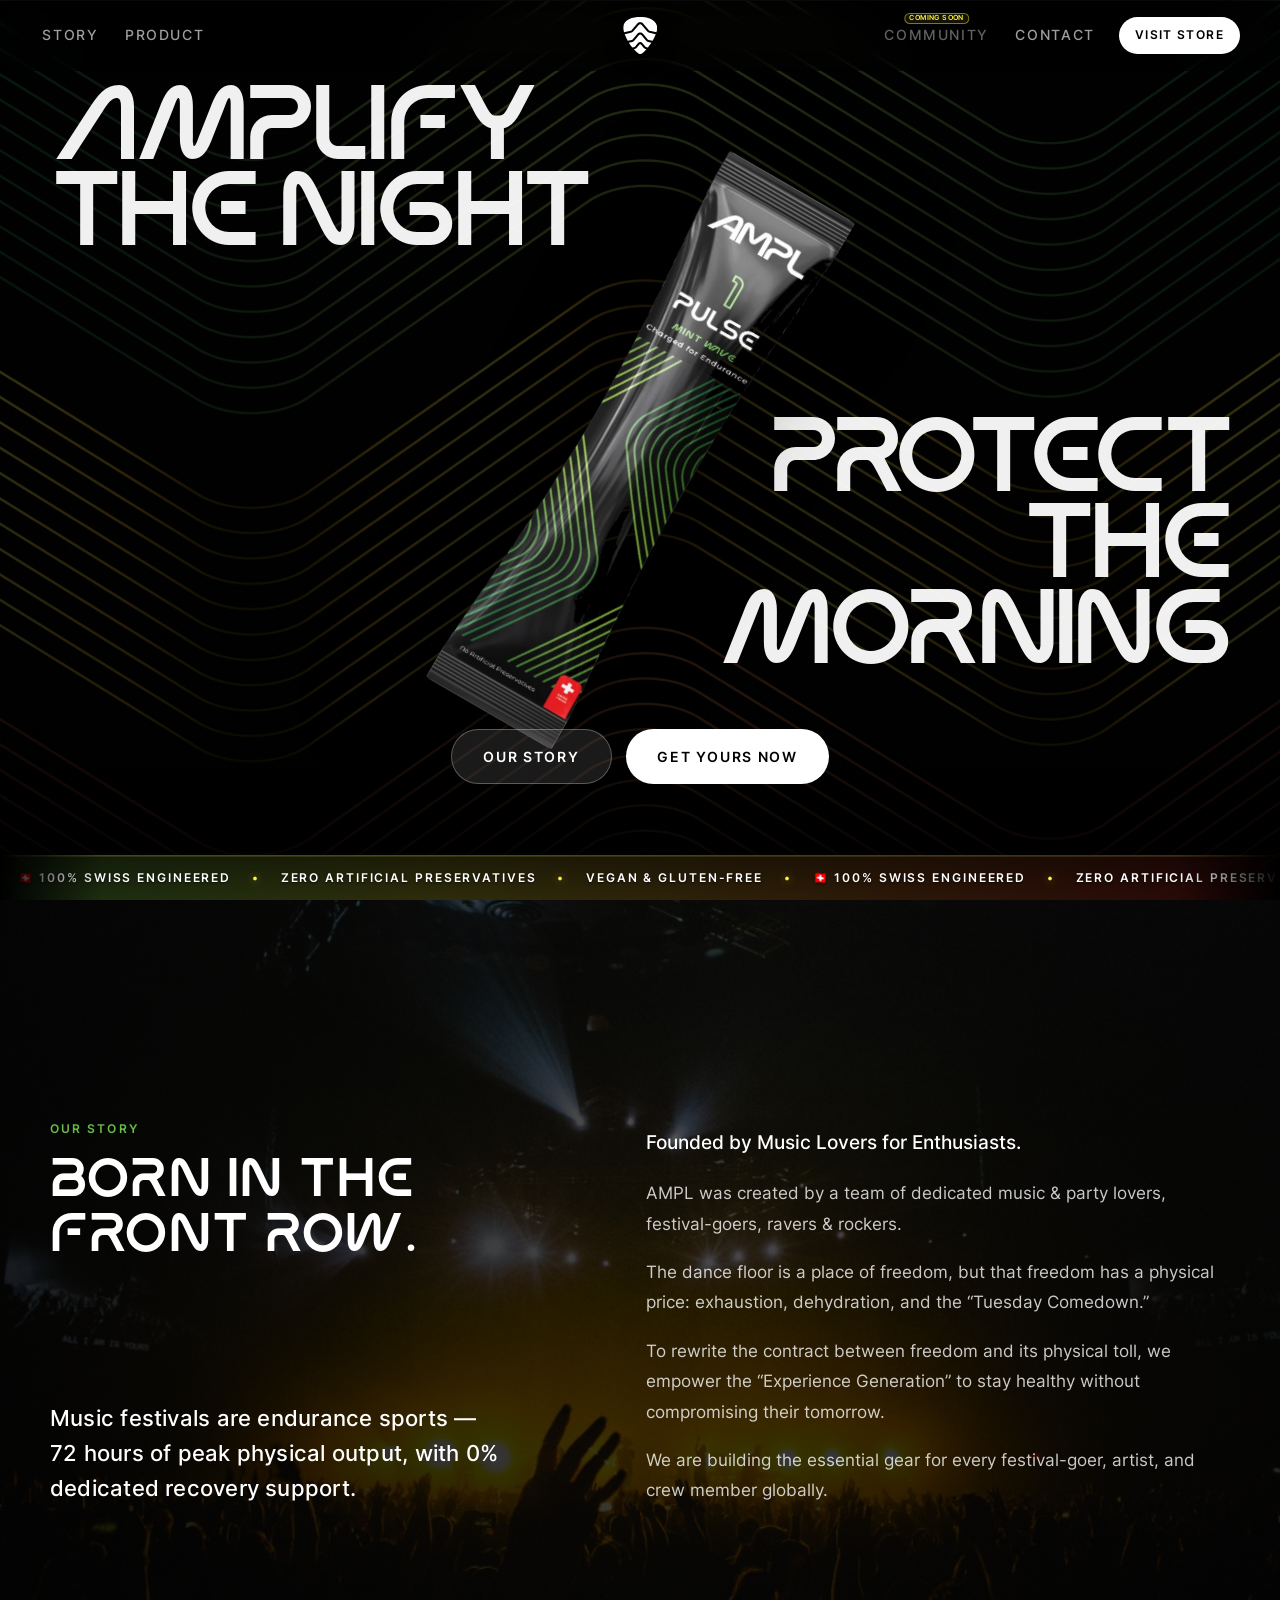
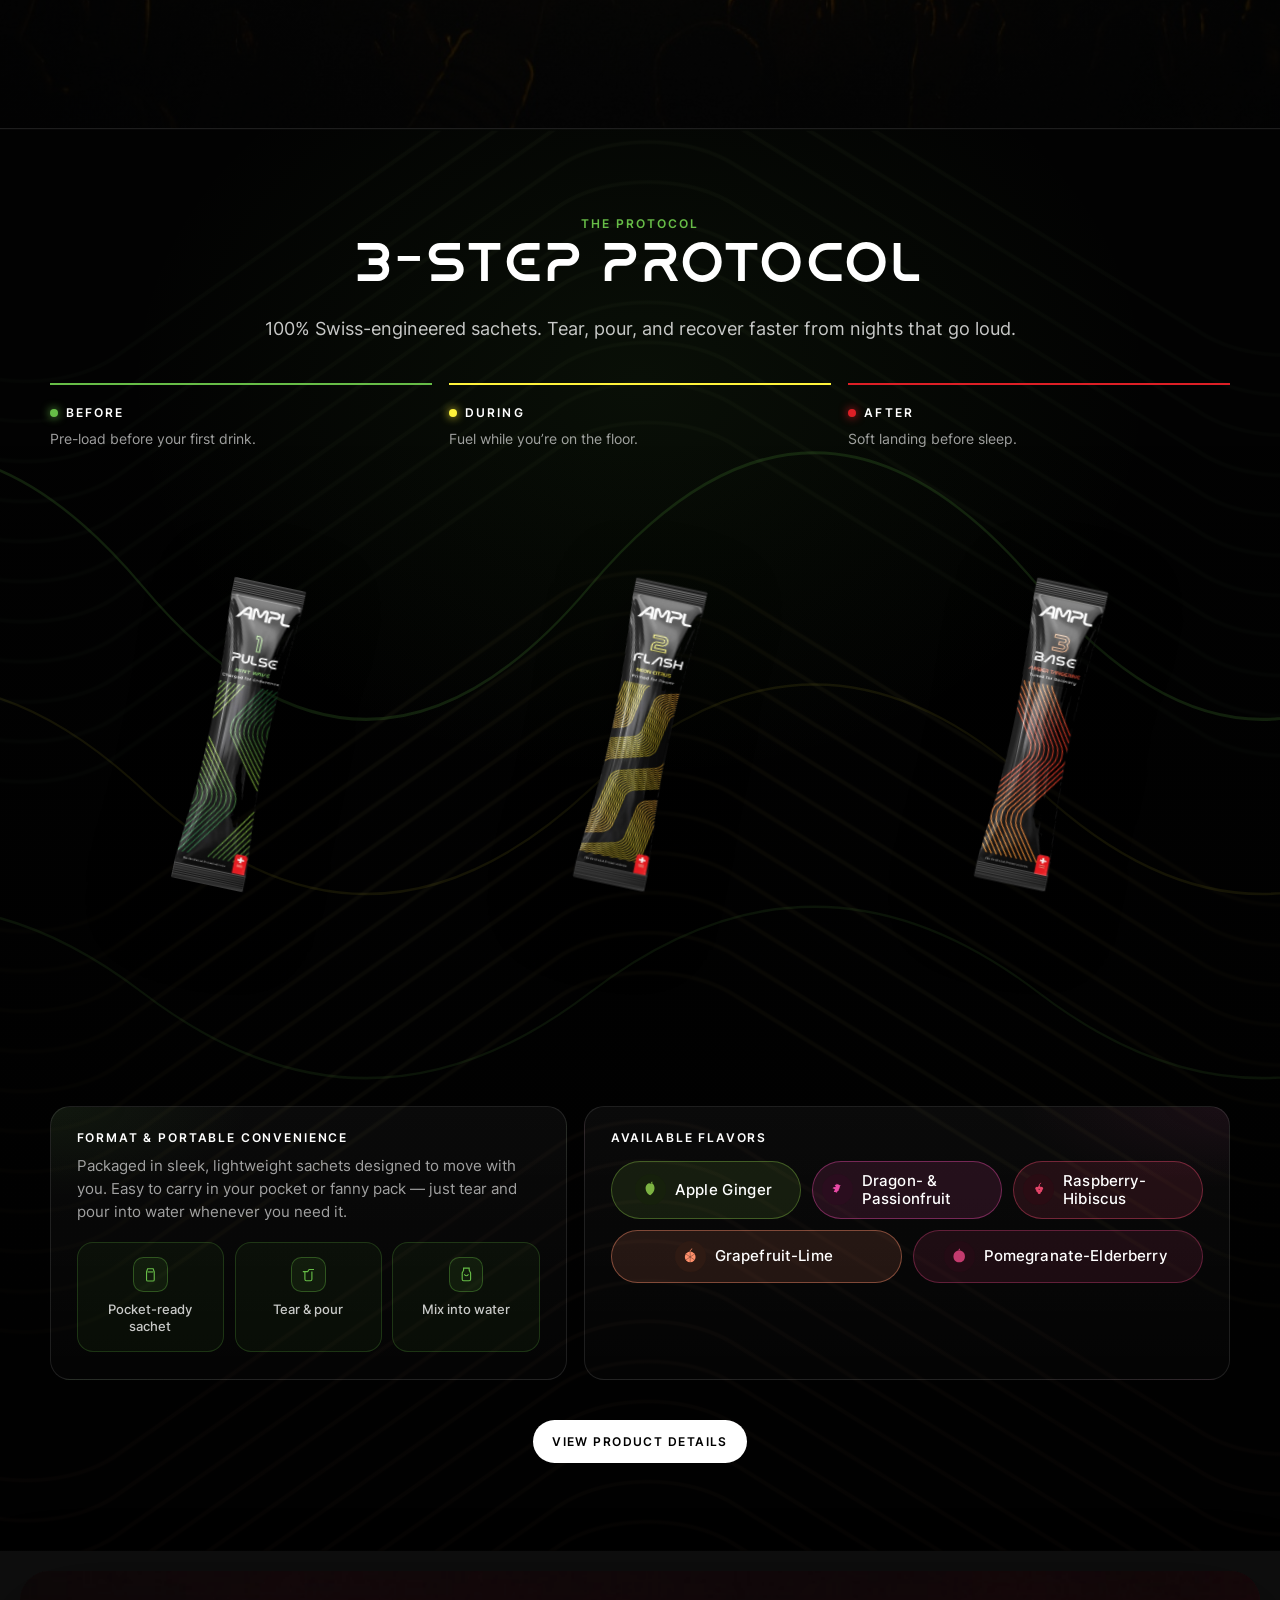
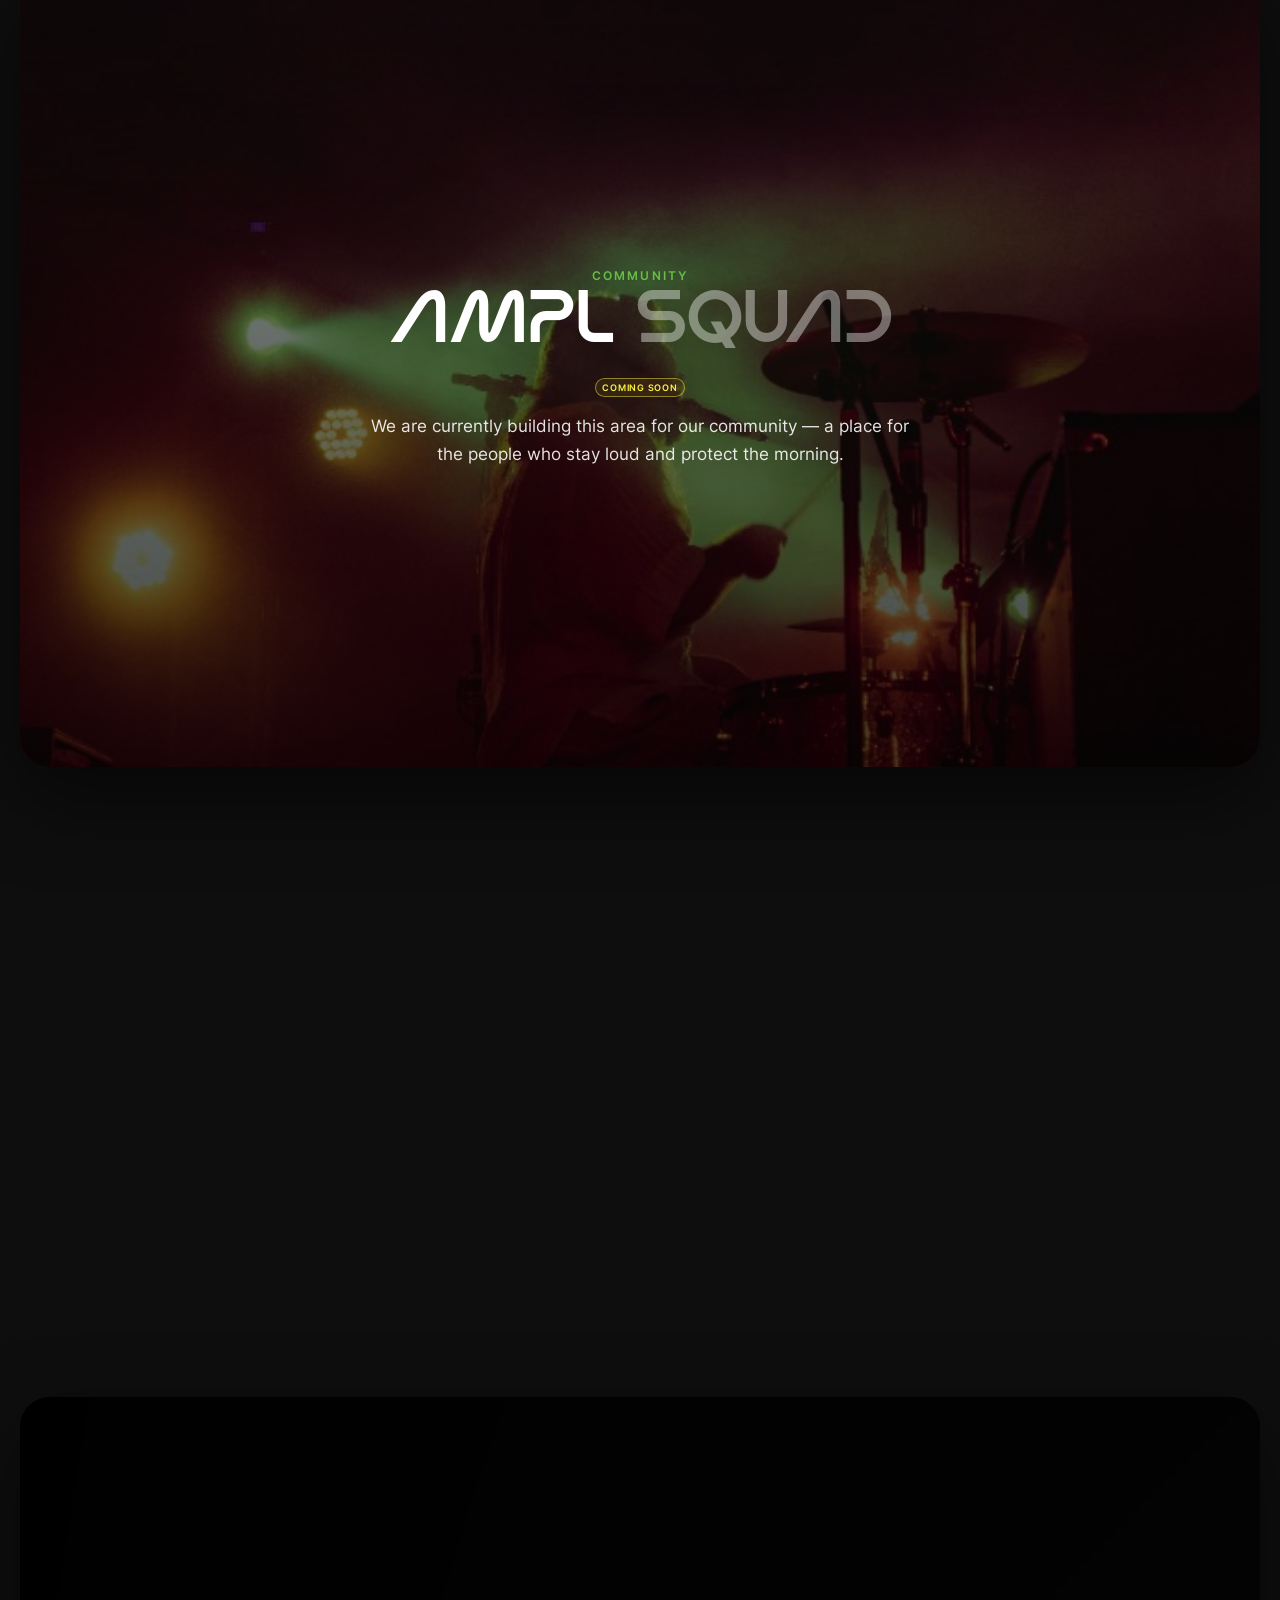
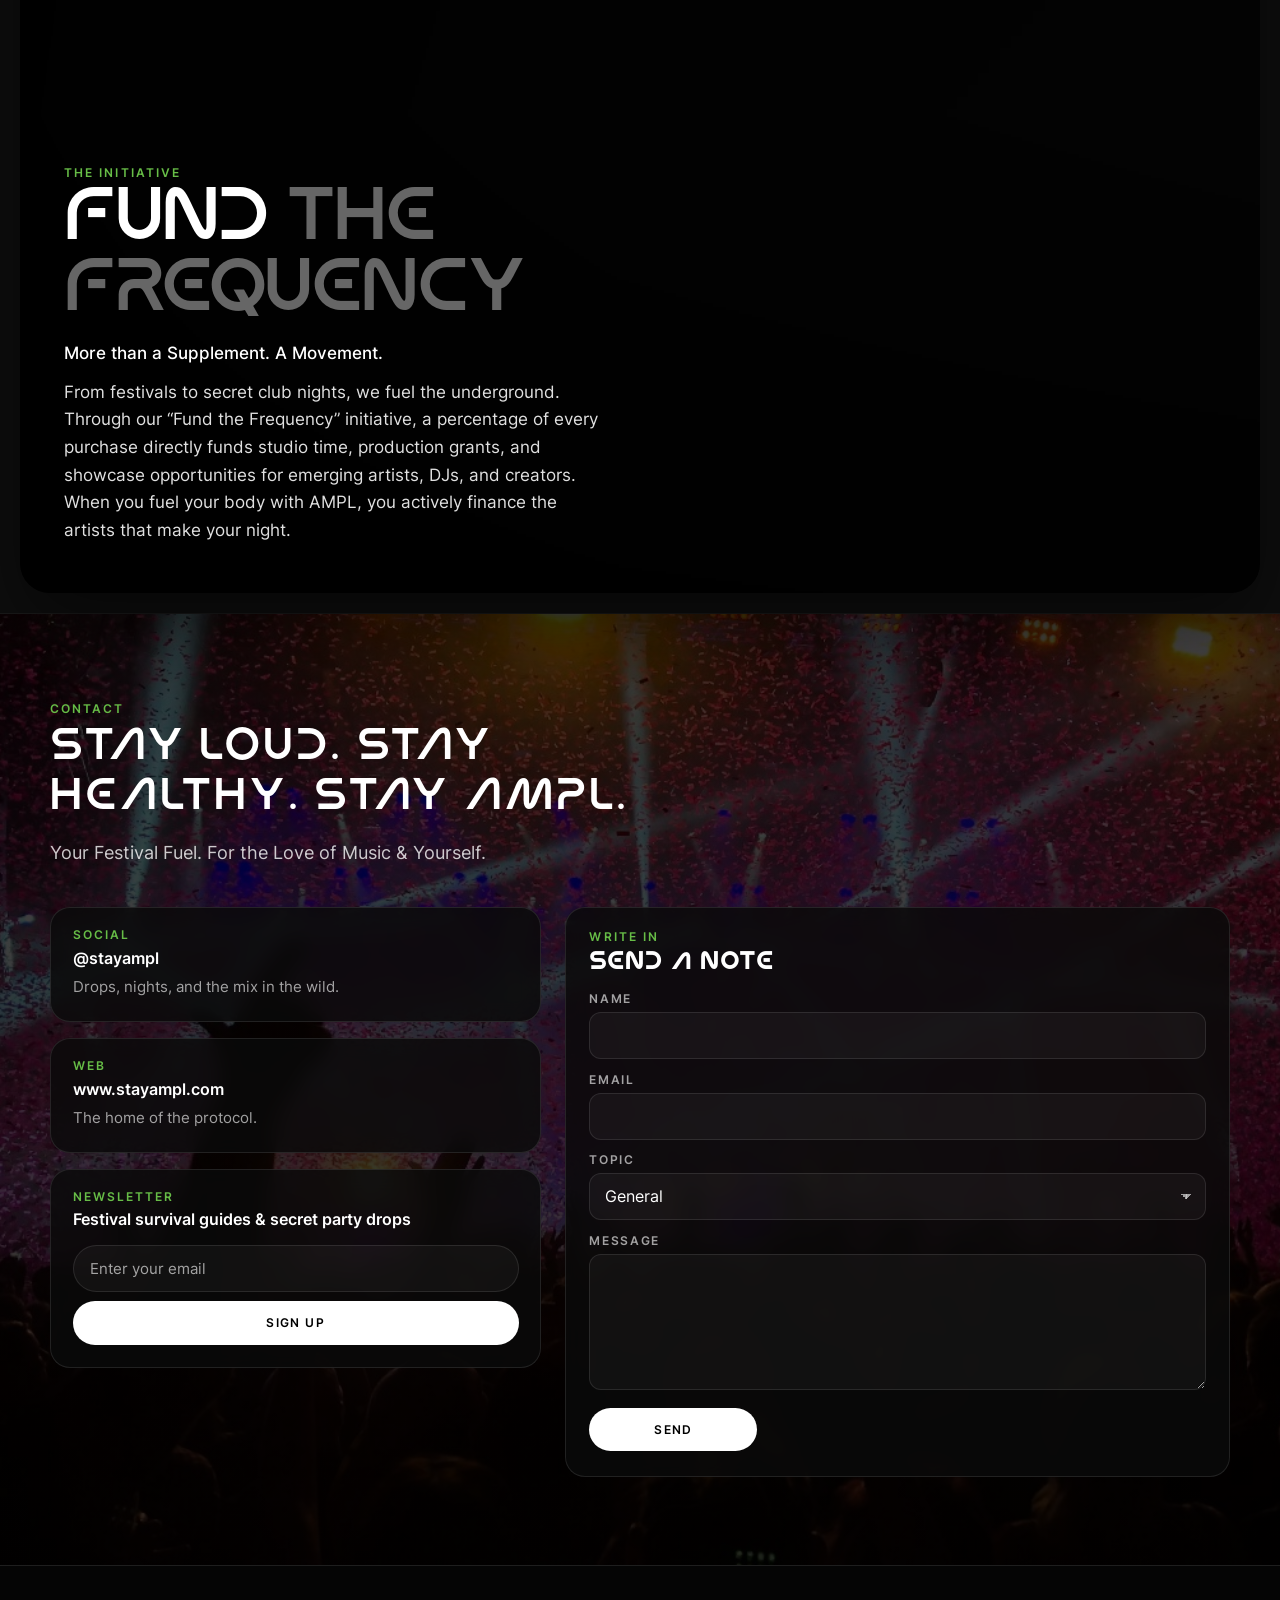
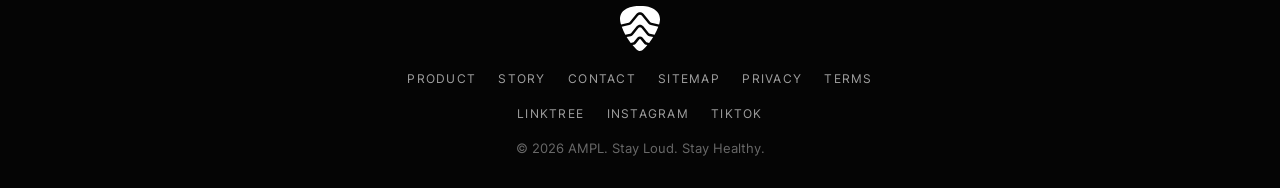
<file: index.html>
<!DOCTYPE html>
<html lang="en">
  <head>
    <meta charset="UTF-8" />
    <meta name="viewport" content="width=device-width, initial-scale=1" />
    <title>AMPL | Festival Recovery Sachets — Stay Loud. Stay Healthy.</title>
    <meta name="description" content="AMPL is Switzerland-made festival recovery: Pulse before, Flash during, Base after. Tear, mix, and protect the morning after nights that go loud." />
        <meta name="robots" content="index, follow, max-image-preview:large, max-snippet:-1, max-video-preview:-1" />
    <meta name="googlebot" content="index, follow" />
    <meta name="author" content="AMPL" />
    <meta name="keywords" content="AMPL, festival recovery, hangover prevention, electrolyte sachet, Pulse Flash Base, Swiss supplements, rave recovery, afterparty hydration" />
    <link rel="canonical" href="https://stayampl.com/" />
    <link rel="sitemap" type="application/xml" title="Sitemap" href="https://stayampl.com/sitemap.xml" />
    <meta name="theme-color" content="#000000" />
    <meta name="color-scheme" content="dark" />
    <meta property="og:locale" content="en_US" />
    <meta property="og:type" content="website" />
    <meta property="og:site_name" content="AMPL" />
    <meta property="og:title" content="AMPL | Festival Recovery Sachets" />
    <meta property="og:description" content="AMPL is Switzerland-made festival recovery: Pulse before, Flash during, Base after. Tear, mix, and protect the morning after nights that go loud." />
    <meta property="og:url" content="https://stayampl.com/" />
    <meta property="og:image" content="https://stayampl.com/images/bg-festival-crowd.jpg" />
    <meta property="og:image:secure_url" content="https://stayampl.com/images/bg-festival-crowd.jpg" />
    <meta property="og:image:type" content="image/jpeg" />
    <meta property="og:image:width" content="1024" />
    <meta property="og:image:height" content="768" />
    <meta property="og:image:alt" content="AMPL festival crowd atmosphere" />
    <meta name="twitter:card" content="summary_large_image" />
    <meta name="twitter:title" content="AMPL | Festival Recovery Sachets" />
    <meta name="twitter:description" content="AMPL is Switzerland-made festival recovery: Pulse before, Flash during, Base after. Tear, mix, and protect the morning after nights that go loud." />
    <meta name="twitter:image" content="https://stayampl.com/images/bg-festival-crowd.jpg" />
    <link rel="icon" href="images/logomark-white.svg" type="image/svg+xml" />
    <link rel="apple-touch-icon" href="images/logomark-white.svg" />
    <link rel="stylesheet" href="css/style.css?v=cta-crowd-bg" />
    <script type="application/ld+json">
{
  "@context": "https://schema.org",
  "@graph": [
    {
      "@type": "Organization",
      "@id": "https://stayampl.com/#organization",
      "name": "AMPL",
      "legalName": "AMPL Limited",
      "url": "https://stayampl.com/",
      "logo": {
        "@type": "ImageObject",
        "url": "https://stayampl.com/images/logomark-white.svg"
      },
      "image": "https://stayampl.com/images/bg-festival-crowd.jpg",
      "description": "Swiss-engineered festival recovery sachets for music lovers.",
      "sameAs": [
        "https://www.instagram.com/stayampl",
        "https://www.tiktok.com/@stayampl",
        "https://linktr.ee/stayampl"
      ],
      "slogan": "Stay Loud. Stay Healthy.",
      "knowsAbout": [
        "festival recovery",
        "electrolyte sachets",
        "nightlife wellness"
      ]
    },
    {
      "@type": "WebSite",
      "@id": "https://stayampl.com/#website",
      "url": "https://stayampl.com/",
      "name": "AMPL",
      "alternateName": [
        "Stay AMPL",
        "AMPL Festival Fuel"
      ],
      "publisher": {
        "@id": "https://stayampl.com/#organization"
      },
      "inLanguage": "en",
      "potentialAction": {
        "@type": "ReadAction",
        "target": "https://stayampl.com/"
      }
    },
    {
      "@type": "WebPage",
      "@id": "https://stayampl.com/#webpage",
      "url": "https://stayampl.com/",
      "name": "AMPL | Festival Recovery Sachets \u2014 Stay Loud. Stay Healthy.",
      "isPartOf": {
        "@id": "https://stayampl.com/#website"
      },
      "about": {
        "@id": "https://stayampl.com/#organization"
      },
      "primaryImageOfPage": {
        "@type": "ImageObject",
        "url": "https://stayampl.com/images/bg-festival-crowd.jpg"
      },
      "description": "Swiss-engineered 3-step festival recovery protocol: Pulse, Flash, and Base."
    },
    {
      "@type": "ItemList",
      "@id": "https://stayampl.com/#protocol",
      "name": "AMPL 3-Step Protocol",
      "itemListOrder": "https://schema.org/ItemListOrderAscending",
      "numberOfItems": 3,
      "itemListElement": [
        {
          "@type": "ListItem",
          "position": 1,
          "name": "Pulse",
          "url": "https://stayampl.com/product.html#pulse"
        },
        {
          "@type": "ListItem",
          "position": 2,
          "name": "Flash",
          "url": "https://stayampl.com/product.html#flash"
        },
        {
          "@type": "ListItem",
          "position": 3,
          "name": "Base",
          "url": "https://stayampl.com/product.html#base"
        }
      ]
    }
  ]
}
    </script>


  </head>
  <body>
    <a class="skip-link" href="#main">Skip to content</a>

    <header class="site-header">
      <div class="nav-shell">
        <a class="nav-logo" href="index.html" aria-label="AMPL home">
          <img src="images/logomark-white.svg" alt="AMPL" width="40" height="40" />
        </a>

        <button
          class="nav-toggle"
          type="button"
          aria-expanded="false"
          aria-controls="site-nav"
          aria-label="Open menu"
        >
          <span></span>
          <span></span>
        </button>

        <nav id="site-nav" class="site-nav" aria-label="Primary">
          <button type="button" class="nav-close" hidden aria-label="Close menu">
            <span class="nav-close-x" aria-hidden="true">&times;</span>
            Close
          </button>
          <div class="nav-group nav-group-left">
            <a class="nav-link" href="index.html#story">Story</a>
            <a class="nav-link" href="product.html">Product</a>
          </div>
          <div class="nav-group nav-group-right">
            <span class="nav-link is-disabled" aria-disabled="true" title="Coming soon">
              <span class="tag-soon">Coming soon</span>
              Community
            </span>
            <a class="nav-link" href="#contact">Contact</a>
            <a class="nav-cta" href="product.html">Visit Store</a>
          </div>
        </nav>
      </div>
    </header>

    <main id="main">
      <section class="hero" aria-labelledby="hero-title">
        <div class="hero-bg" aria-hidden="true"></div>
        <h1 id="hero-title" class="hero-type">
          <span class="hero-type-tl">
            <span>Amplify</span>
            <span>the night</span>
          </span>
          <span class="hero-type-br">
            <span>Protect</span>
            <span>the</span>
            <span>morning</span>
          </span>
        </h1>
        <div class="hero-visual" aria-hidden="true">
          <div class="hero-sachet-stack">
            <img
              class="hero-sachet is-active"
              src="images/hero-kv.png"
              alt="AMPL Pulse recovery sachet"
              width="223"
              height="938"
            />
            <img
              class="hero-sachet"
              src="images/hero-kv2.png"
              alt="AMPL Flash recovery sachet"
              width="231"
              height="959"
            />
            <img
              class="hero-sachet"
              src="images/hero-kv3.png"
              alt="AMPL Base recovery sachet"
              width="232"
              height="964"
            />
          </div>
        </div>
        <div class="hero-inner">
          <div class="hero-content">
            <div class="hero-actions">
              <a class="btn btn-ghost" href="#story">Our story</a>
              <a class="btn btn-primary" href="product.html">Get yours now</a>
            </div>
          </div>
        </div>
        <div class="hero-marquee">
          <p class="visually-hidden">100% Swiss Engineered, Zero artificial preservatives, Vegan &amp; Gluten-Free.</p>
          <div class="hero-marquee-track" aria-hidden="true">
            <div class="hero-marquee-group">
              <span>🇨🇭 100% Swiss Engineered</span><span class="hero-marquee-dot">•</span>
              <span>Zero artificial preservatives</span><span class="hero-marquee-dot">•</span>
              <span>Vegan &amp; Gluten-Free</span><span class="hero-marquee-dot">•</span>
              <span>🇨🇭 100% Swiss Engineered</span><span class="hero-marquee-dot">•</span>
              <span>Zero artificial preservatives</span><span class="hero-marquee-dot">•</span>
              <span>Vegan &amp; Gluten-Free</span><span class="hero-marquee-dot">•</span>
            </div>
            <div class="hero-marquee-group">
              <span>🇨🇭 100% Swiss Engineered</span><span class="hero-marquee-dot">•</span>
              <span>Zero artificial preservatives</span><span class="hero-marquee-dot">•</span>
              <span>Vegan &amp; Gluten-Free</span><span class="hero-marquee-dot">•</span>
              <span>🇨🇭 100% Swiss Engineered</span><span class="hero-marquee-dot">•</span>
              <span>Zero artificial preservatives</span><span class="hero-marquee-dot">•</span>
              <span>Vegan &amp; Gluten-Free</span><span class="hero-marquee-dot">•</span>
            </div>
          </div>
        </div>
      </section>

      <section id="story" class="section story has-photo" aria-labelledby="story-title">
        <div class="section-inner story-frame">
          <div class="story-intro">
            <p class="eyebrow">Our story</p>
            <h2 id="story-title" class="story-title">Born in the<br />front row.</h2>
            <p class="story-statement">
              Music festivals are endurance sports —<br />
              72 hours of peak physical output, with 0% dedicated recovery support.
            </p>
          </div>

          <div class="story-copy">
            <p class="story-lead">Founded by Music Lovers for Enthusiasts.</p>
            <p>
              AMPL was created by a team of dedicated music &amp; party lovers, festival-goers,
              ravers &amp; rockers.
            </p>
            <p>
              The dance floor is a place of freedom, but that freedom has a physical price:
              exhaustion, dehydration, and the “Tuesday Comedown.”
            </p>
            <p>
              To rewrite the contract between freedom and its physical toll, we empower the
              “Experience Generation” to stay healthy without compromising their tomorrow.
            </p>
            <p>
              We are building the essential gear for every festival-goer, artist, and crew member
              globally.
            </p>
          </div>
        </div>
      </section>

      <section id="products" class="section products" aria-labelledby="products-title">
        <div class="section-inner">
          <div class="section-head">
            <p class="eyebrow">The protocol</p>
            <h2 id="products-title" class="section-title">3-Step Protocol</h2>
            <p class="section-body">
              100% Swiss-engineered sachets. Tear, pour, and recover faster from nights that go&nbsp;loud.
            </p>
          </div>

          <ol class="protocol-timeline" aria-label="Protocol timing">
            <li class="is-pulse">
              <span class="protocol-when">Before</span>
              <p>Pre-load before your first drink.</p>
            </li>
            <li class="is-flash">
              <span class="protocol-when">During</span>
              <p>Fuel while you’re on the floor.</p>
            </li>
            <li class="is-base">
              <span class="protocol-when">After</span>
              <p>Soft landing before sleep.</p>
            </li>
          </ol>

          <ul class="protocol-grid">
            <li class="protocol-card is-pulse">
              <div class="protocol-flip">
                <div class="protocol-face protocol-face-front">
                  <div class="protocol-card-top">
                    <span class="protocol-step">Step 1</span>
                    <span class="protocol-status">Go / Pre-party</span>
                  </div>
                  <img src="images/hero-kv.png" alt="" width="223" height="938" />
                  <h3>Pulse</h3>
                  <p class="protocol-function">Targeted Pre-Party Defense</p>
                  <p class="protocol-flip-hint">Tap for details</p>
                </div>
                <div class="protocol-face protocol-face-back">
                  <div class="protocol-card-top">
                    <span class="protocol-step">Step 1</span>
                    <span class="protocol-status">Pulse</span>
                  </div>
                  <dl class="protocol-specs">
                    <div>
                      <dt>Hero ingredients</dt>
                      <dd>DHM (Hovenia Dulcis), Korean Pear Extract, Zinc Picolinate</dd>
                    </div>
                    <div>
                      <dt>Key benefit</dt>
                      <dd>Shields the liver and accelerates toxin breakdown</dd>
                    </div>
                  </dl>
                  <a class="btn btn-ghost protocol-face-cta" href="product.html#pulse">View Pulse</a>
                </div>
              </div>
            </li>
            <li class="protocol-card is-flash">
              <div class="protocol-flip">
                <div class="protocol-face protocol-face-front">
                  <div class="protocol-card-top">
                    <span class="protocol-step">Step 2</span>
                    <span class="protocol-status">Sustain / Mid-event</span>
                  </div>
                  <img src="images/hero-kv2.png" alt="" width="231" height="959" />
                  <h3>Flash</h3>
                  <p class="protocol-function">High-Voltage Cellular Fuel</p>
                  <p class="protocol-flip-hint">Tap for details</p>
                </div>
                <div class="protocol-face protocol-face-back">
                  <div class="protocol-card-top">
                    <span class="protocol-step">Step 2</span>
                    <span class="protocol-status">Flash</span>
                  </div>
                  <dl class="protocol-specs">
                    <div>
                      <dt>Hero ingredients</dt>
                      <dd>B-Complex (B1, B3, B6, B12), Green Tea Extract, Cellular Hydration</dd>
                    </div>
                    <div>
                      <dt>Key benefit</dt>
                      <dd>Clean mental focus and sustained stamina without a caffeine crash</dd>
                    </div>
                  </dl>
                  <a class="btn btn-ghost protocol-face-cta" href="product.html#flash">View Flash</a>
                </div>
              </div>
            </li>
            <li class="protocol-card is-base">
              <div class="protocol-flip">
                <div class="protocol-face protocol-face-front">
                  <div class="protocol-card-top">
                    <span class="protocol-step">Step 3</span>
                    <span class="protocol-status">Stop / Post-party</span>
                  </div>
                  <img src="images/hero-kv3.png" alt="" width="232" height="964" />
                  <h3>Base</h3>
                  <p class="protocol-function">Deep Hydration &amp; Neuro-Repair</p>
                  <p class="protocol-flip-hint">Tap for details</p>
                </div>
                <div class="protocol-face protocol-face-back">
                  <div class="protocol-card-top">
                    <span class="protocol-step">Step 3</span>
                    <span class="protocol-status">Base</span>
                  </div>
                  <dl class="protocol-specs">
                    <div>
                      <dt>Hero ingredients</dt>
                      <dd>Full Electrolyte Matrix (Sodium, Potassium, Magnesium, Calcium)</dd>
                    </div>
                    <div>
                      <dt>Key benefit</dt>
                      <dd>Restores fluid balance and neurochemistry to eliminate the comedown</dd>
                    </div>
                  </dl>
                  <a class="btn btn-ghost protocol-face-cta" href="product.html#base">View Base</a>
                </div>
              </div>
            </li>
          </ul>

          <div class="protocol-extras">
            <div class="protocol-format">
              <h3>Format &amp; portable convenience</h3>
              <p>
                Packaged in sleek, lightweight sachets designed to move with you. Easy to carry in
                your pocket or fanny pack — just tear and pour into water whenever you need it.
              </p>
              <ul class="protocol-format-points" aria-label="How to use">
                <li>
                  <span class="protocol-format-icon" aria-hidden="true">
                    <svg viewBox="0 0 24 24" fill="none" stroke="currentColor" stroke-width="1.6">
                      <path d="M8 4h8l1.5 4.5v11a2 2 0 0 1-2 2h-7a2 2 0 0 1-2-2V8.5L8 4Z" />
                      <path d="M8 8.5h8" />
                    </svg>
                  </span>
                  Pocket-ready sachet
                </li>
                <li>
                  <span class="protocol-format-icon" aria-hidden="true">
                    <svg viewBox="0 0 24 24" fill="none" stroke="currentColor" stroke-width="1.6">
                      <path d="M4 8h7l2-3h7" />
                      <path d="M7 8v11a2 2 0 0 0 2 2h6a2 2 0 0 0 2-2V8" />
                    </svg>
                  </span>
                  Tear &amp; pour
                </li>
                <li>
                  <span class="protocol-format-icon" aria-hidden="true">
                    <svg viewBox="0 0 24 24" fill="none" stroke="currentColor" stroke-width="1.6">
                      <path d="M8 3h8v3l2 4v9a2 2 0 0 1-2 2H8a2 2 0 0 1-2-2v-9l2-4V3Z" />
                      <path d="M9 12c1.2 1.4 2.4 2 3 2s1.8-.6 3-2" />
                    </svg>
                  </span>
                  Mix into water
                </li>
              </ul>
            </div>
            <div class="protocol-flavor-panel">
              <h3>Available flavors</h3>
              <ul class="protocol-flavors">
                <li class="flavor-apple">
                  <span class="flavor-icon" aria-hidden="true">
                    <svg viewBox="0 0 24 24" fill="currentColor"><path d="M12.4 4.2c.4-1.1 1.3-2 2.4-2.3-.1 1.3-.7 2.5-1.7 3.3C11.4 3.9 9.7 4 8.4 5.1 6.7 6.5 5.8 8.8 6 11.3c.3 3.4 2.4 6.7 5.1 8.4.3.2.7.3 1 .1 2.9-1.6 5.2-5 5.5-8.5.3-2.8-.7-5.3-2.6-6.8-1.1-.9-2.3-1.2-2.6-.3Z"/><path d="M12.2 5.1c.6-1.4 1.8-2.4 3.3-2.8-.5 1.6-1.5 2.9-3 3.6-.1-.3-.2-.5-.3-.8Z" opacity=".55"/></svg>
                  </span>
                  Apple Ginger
                </li>
                <li class="flavor-dragon">
                  <span class="flavor-icon" aria-hidden="true">
                    <svg viewBox="0 0 24 24" fill="currentColor"><path d="M12 4.2c-1.2 1.3-2 2.2-3.4 2.6 1 .8 1.6 1.6 1.8 2.7C8.6 9 7 9.4 5.8 10.8c1.4.2 2.6.8 3.4 1.9-.9.8-1.5 1.8-1.6 3.1 1.5-.4 2.7-.2 3.9.7.4-1.3 1.2-2.2 2.5-2.8-.2-1.3.2-2.4 1.2-3.4-.1-1.4.4-2.5 1.6-3.4-1.5.1-2.8-.4-4-1.7-.4.7-1 .9-1.8.9Z"/><circle cx="10.4" cy="12.2" r=".7"/><circle cx="12.6" cy="11" r=".6"/><circle cx="11.6" cy="13.8" r=".55"/></svg>
                  </span>
                  Dragon- &amp; Passionfruit
                </li>
                <li class="flavor-raspberry">
                  <span class="flavor-icon" aria-hidden="true">
                    <svg viewBox="0 0 24 24" fill="currentColor"><circle cx="9" cy="11" r="2.1"/><circle cx="12" cy="9.8" r="2.1"/><circle cx="15" cy="11" r="2.1"/><circle cx="10.2" cy="13.8" r="2.1"/><circle cx="13.8" cy="13.8" r="2.1"/><circle cx="12" cy="16.2" r="2"/><path d="M12 7.4c0-1.4.8-2.6 2-3.2" fill="none" stroke="currentColor" stroke-width="1.3" stroke-linecap="round"/></svg>
                  </span>
                  Raspberry-Hibiscus
                </li>
                <li class="flavor-citrus">
                  <span class="flavor-icon" aria-hidden="true">
                    <svg viewBox="0 0 24 24" fill="currentColor"><circle cx="12" cy="13" r="7"/><path d="M12 6v14M6.4 9.2 17.6 16.8M17.6 9.2 6.4 16.8" fill="none" stroke="#0a0a0a" stroke-width="1.2" opacity=".35"/><path d="M12 5.2c.2-1.2 1-2.1 2.1-2.5" fill="none" stroke="currentColor" stroke-width="1.3" stroke-linecap="round"/></svg>
                  </span>
                  Grapefruit-Lime
                </li>
                <li class="flavor-pomegranate">
                  <span class="flavor-icon" aria-hidden="true">
                    <svg viewBox="0 0 24 24" fill="currentColor"><path d="M12 4.5c-4.4 0-7.5 3.3-7.5 7.8 0 4.1 2.7 7.7 7.5 7.7s7.5-3.6 7.5-7.7c0-4.5-3.1-7.8-7.5-7.8Z"/><path d="M10.8 4.2c.3-1.2 1.1-2.1 2.3-2.4.1 1.1-.2 2.1-.9 2.8"/><circle cx="10" cy="12.2" r="1.1"/><circle cx="13.6" cy="11.4" r="1.05"/><circle cx="12.2" cy="14.6" r="1.1"/></svg>
                  </span>
                  Pomegranate-Elderberry
                </li>
              </ul>
            </div>
          </div>

          <div class="section-actions">
            <a class="btn btn-primary" href="product.html">View product details</a>
          </div>
        </div>
      </section>

      <div class="stack-band">
        <section id="community" class="stack-card squad has-photo" aria-labelledby="squad-title">
          <div class="stack-card-inner">
            <p class="eyebrow">Community</p>
            <h2 id="squad-title" class="section-title stack-card-title">
              AMPL <span>Squad</span>
            </h2>
            <span class="tag-soon squad-tag">Coming soon</span>
            <p class="stack-card-copy">
              We are currently building this area for our community — a place for the people who
              stay loud and protect the morning.
            </p>
          </div>
        </section>
        <div class="stack-spacer" aria-hidden="true"></div>

        <section id="fund" class="stack-card fund has-video" aria-labelledby="fund-title">
          <div class="fund-media" aria-hidden="true">
            <video class="fund-video" autoplay muted loop playsinline preload="metadata">
              <source src="videos/fund-frequency.mp4" type="video/mp4" />
            </video>
          </div>
          <div class="stack-card-inner">
            <p class="eyebrow">The initiative</p>
            <h2 id="fund-title" class="section-title stack-card-title">
              Fund <span>the Frequency</span>
            </h2>
            <p class="fund-sub">More than a Supplement. A Movement.</p>
            <p class="stack-card-copy">
              From festivals to secret club nights, we fuel the underground. Through our
              &ldquo;Fund the Frequency&rdquo; initiative, a percentage of every purchase directly funds
              studio time, production grants, and showcase opportunities for emerging artists, DJs,
              and creators. When you fuel your body with AMPL, you actively finance the artists that
              make your night.
            </p>
          </div>
        </section>
      </div>

      <section id="contact" class="section contact has-photo" aria-labelledby="contact-title">
        <div class="section-inner">
          <div class="section-head">
            <p class="eyebrow">Contact</p>
            <h2 id="contact-title" class="section-title">Stay Loud. Stay Healthy. Stay AMPL.</h2>
            <p class="section-body">Your Festival Fuel. For the Love of Music &amp; Yourself.</p>
          </div>
          <div class="contact-layout">
            <div class="contact-channels">
              <a
                class="brand-card"
                href="https://www.instagram.com/stayampl"
                target="_blank"
                rel="noopener noreferrer"
              >
                <p class="eyebrow">Social</p>
                <h3>@stayampl</h3>
                <p>Drops, nights, and the mix in the wild.</p>
              </a>
              <a class="brand-card" href="https://www.stayampl.com">
                <p class="eyebrow">Web</p>
                <h3>www.stayampl.com</h3>
                <p>The home of the protocol.</p>
              </a>
              <form class="newsletter" id="newsletter-form" novalidate>
                <div class="newsletter-copy">
                  <p class="eyebrow">Newsletter</p>
                  <h3>Festival survival guides &amp; secret party drops</h3>
                </div>
                <div class="newsletter-row">
                  <label class="visually-hidden" for="newsletter-email">Email</label>
                  <input
                    id="newsletter-email"
                    name="email"
                    type="email"
                    autocomplete="email"
                    placeholder="Enter your email"
                    required
                  />
                  <button class="btn btn-primary" type="submit">Sign up</button>
                </div>
                <p class="form-status" role="status" aria-live="polite" hidden></p>
              </form>
            </div>
            <form class="contact-form" id="contact-form" novalidate>
              <p class="eyebrow">Write in</p>
              <h3>Send a note</h3>
              <div class="field">
                <label for="contact-name">Name</label>
                <input id="contact-name" name="name" type="text" autocomplete="name" required />
              </div>
              <div class="field">
                <label for="contact-email">Email</label>
                <input id="contact-email" name="email" type="email" autocomplete="email" required />
              </div>
              <div class="field">
                <label for="contact-topic">Topic</label>
                <select id="contact-topic" name="topic">
                  <option value="General">General</option>
                  <option value="Press">Press</option>
                  <option value="Partnerships">Partnerships</option>
                  <option value="Other">Other</option>
                </select>
              </div>
              <div class="field">
                <label for="contact-message">Message</label>
                <textarea id="contact-message" name="message" rows="5" required></textarea>
              </div>
              <button class="btn btn-primary" type="submit">Send</button>
              <p class="form-status" role="status" aria-live="polite" hidden></p>
            </form>
          </div>
        </div>
      </section>
    </main>

    <footer class="site-footer">
      <div class="footer-inner">
        <a class="footer-logo" href="index.html" aria-label="AMPL home">
          <img src="images/logomark-white.svg" alt="AMPL" width="40" height="45" />
        </a>
        <nav class="footer-nav" aria-label="Footer">
          <a href="product.html">Product</a>
          <a href="index.html#story">Story</a>
          <a href="index.html#contact">Contact</a>
          <a href="sitemap.html">Sitemap</a>
          <a href="legal.html#privacy">Privacy</a>
          <a href="legal.html#terms">Terms</a>
        </nav>
        <nav class="footer-social" aria-label="Social">
          <a href="https://linktr.ee/stayampl" target="_blank" rel="noopener noreferrer">Linktree</a>
          <a href="https://www.instagram.com/stayampl" target="_blank" rel="noopener noreferrer">Instagram</a>
          <a href="https://www.tiktok.com/@stayampl" target="_blank" rel="noopener noreferrer">TikTok</a>
        </nav>
        <p class="footer-copy">&copy; <span data-year></span> AMPL. Stay Loud. Stay Healthy.</p>
      </div>
    </footer>

    <script src="js/main.js?v=cta-crowd-bg" defer></script>
  </body>
</html>
</file>
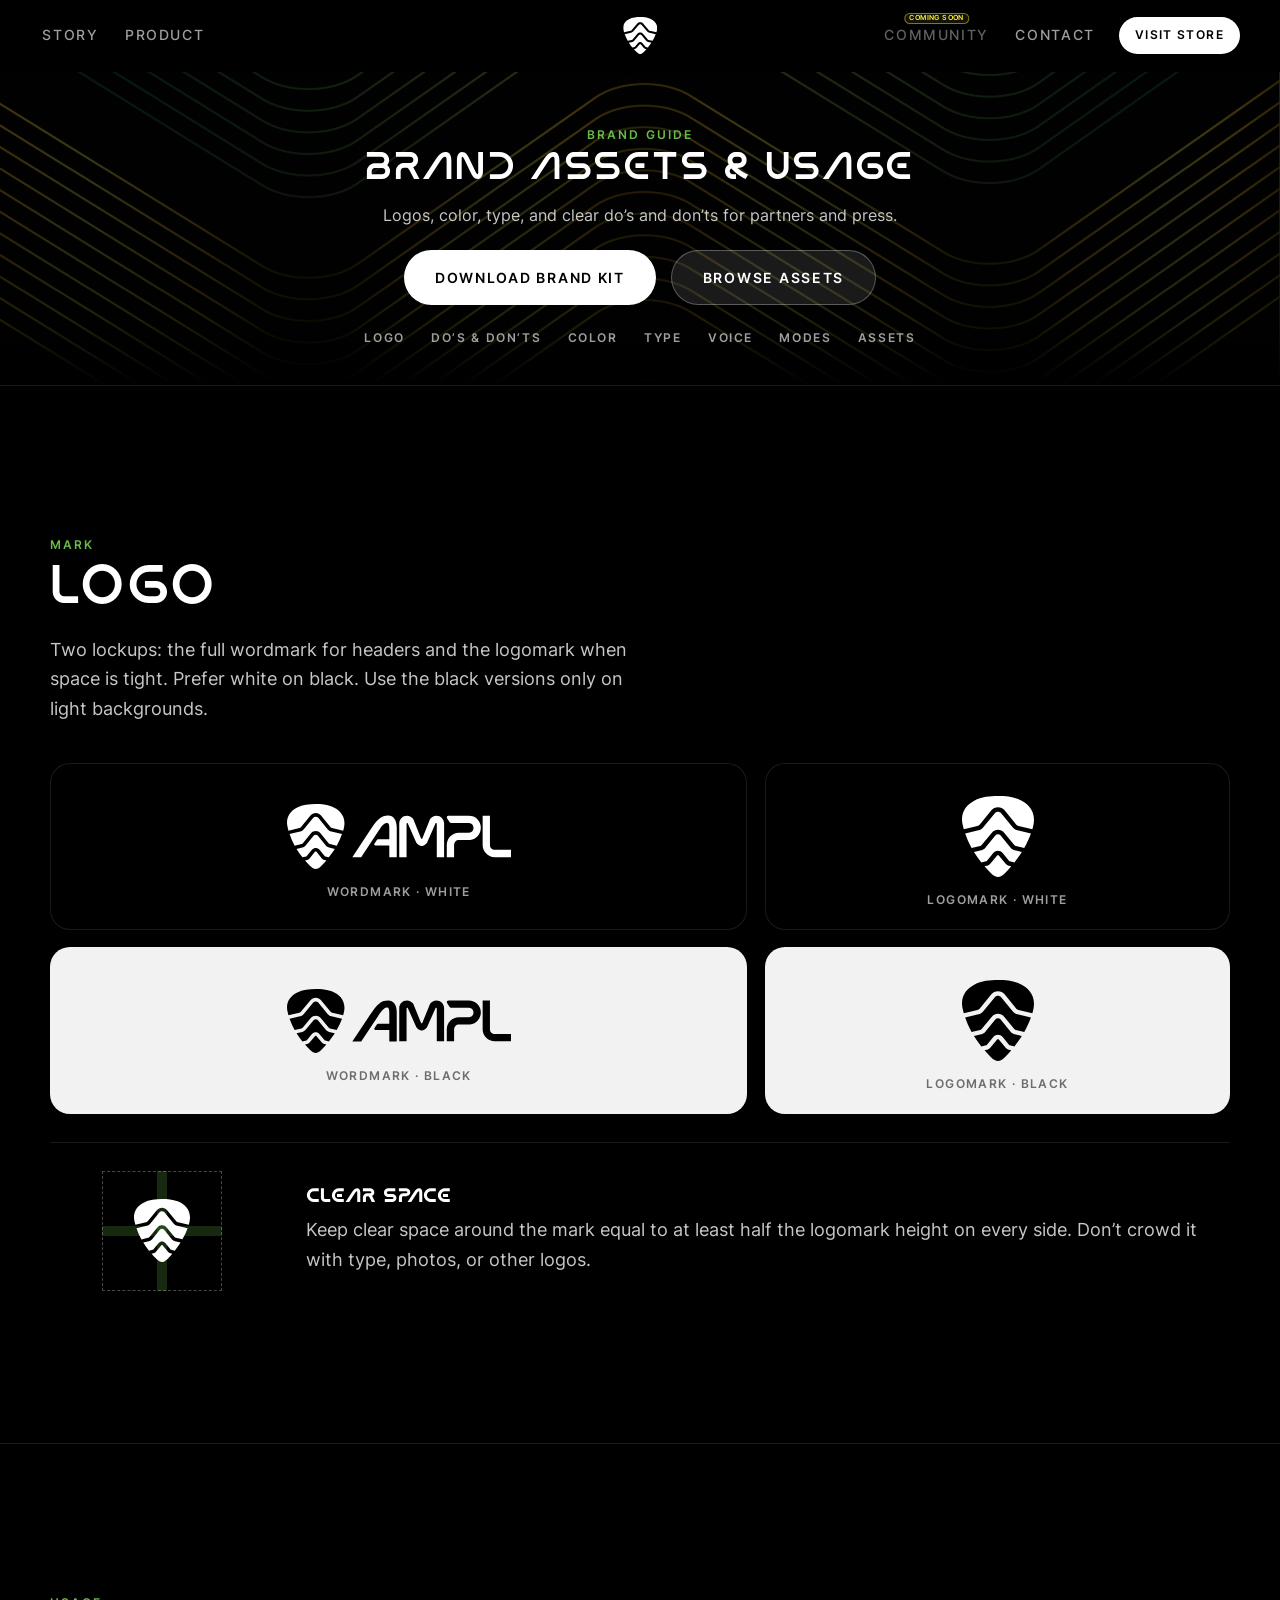
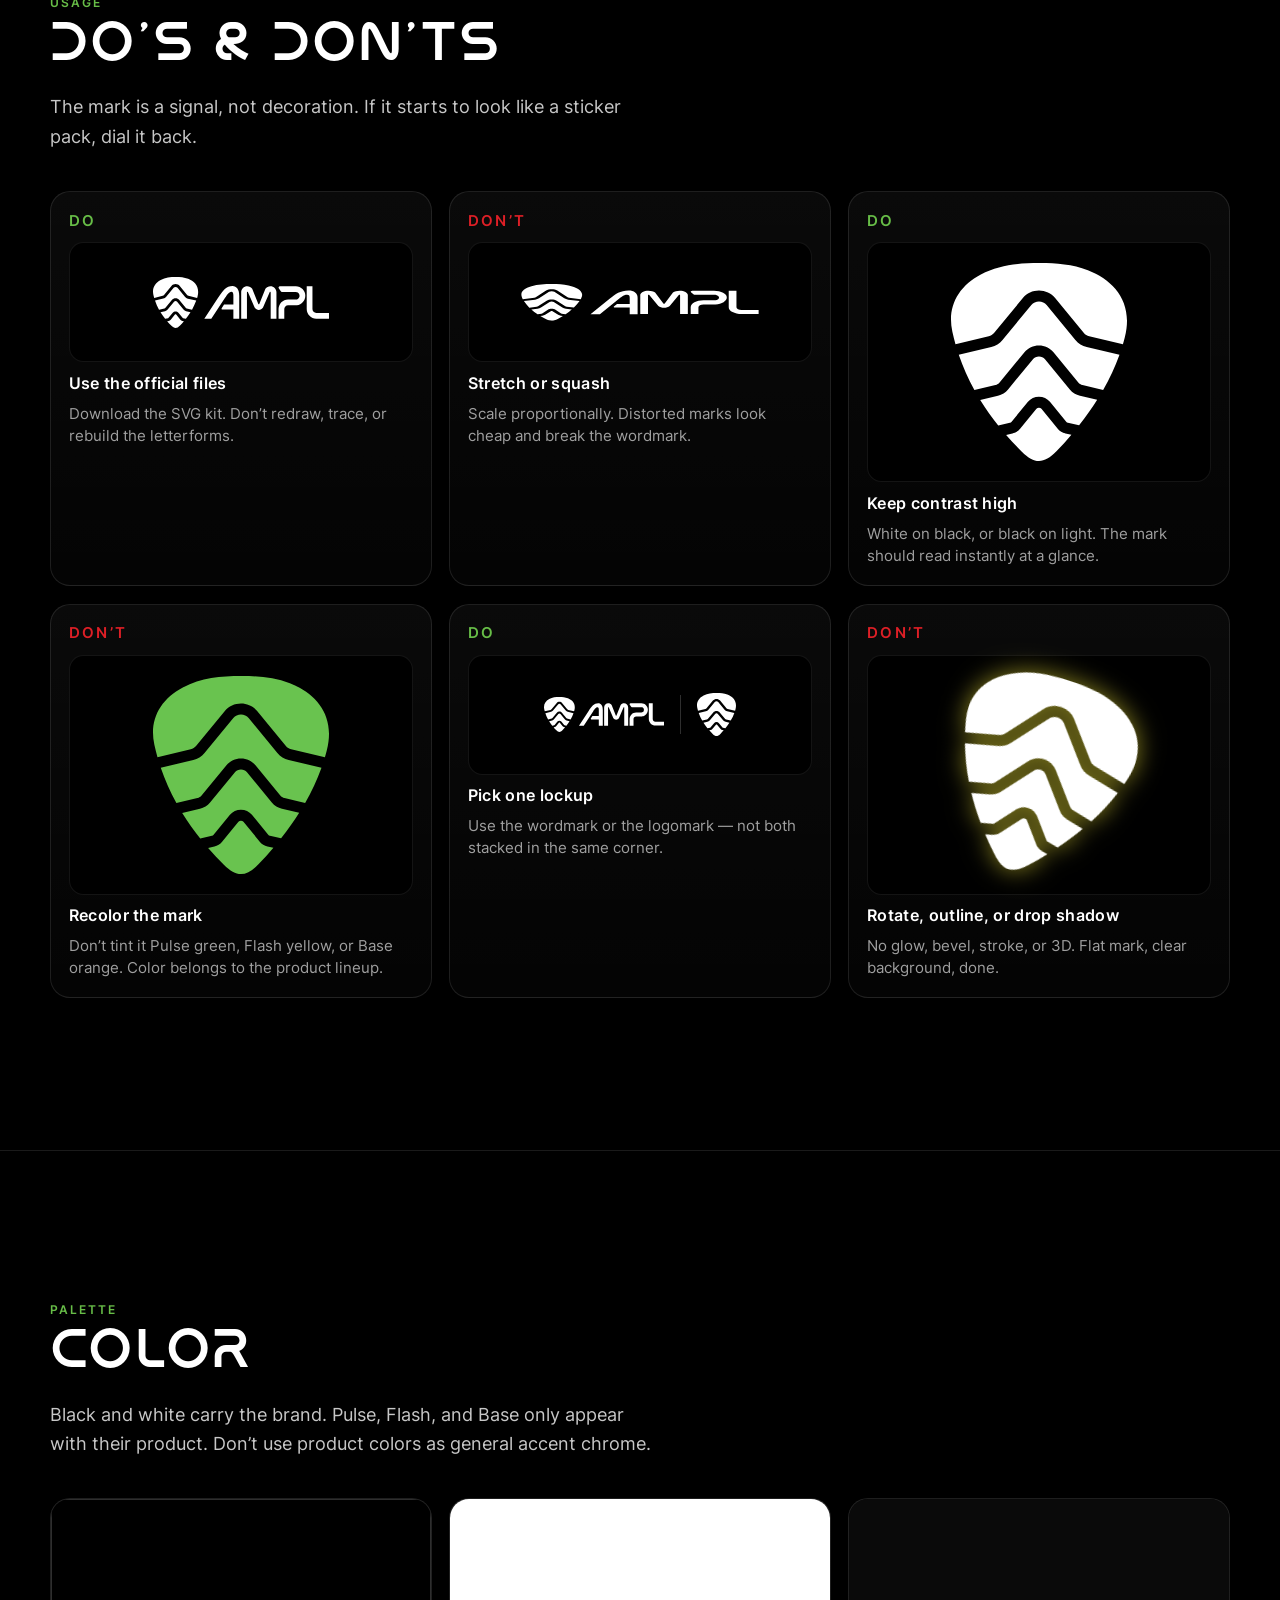
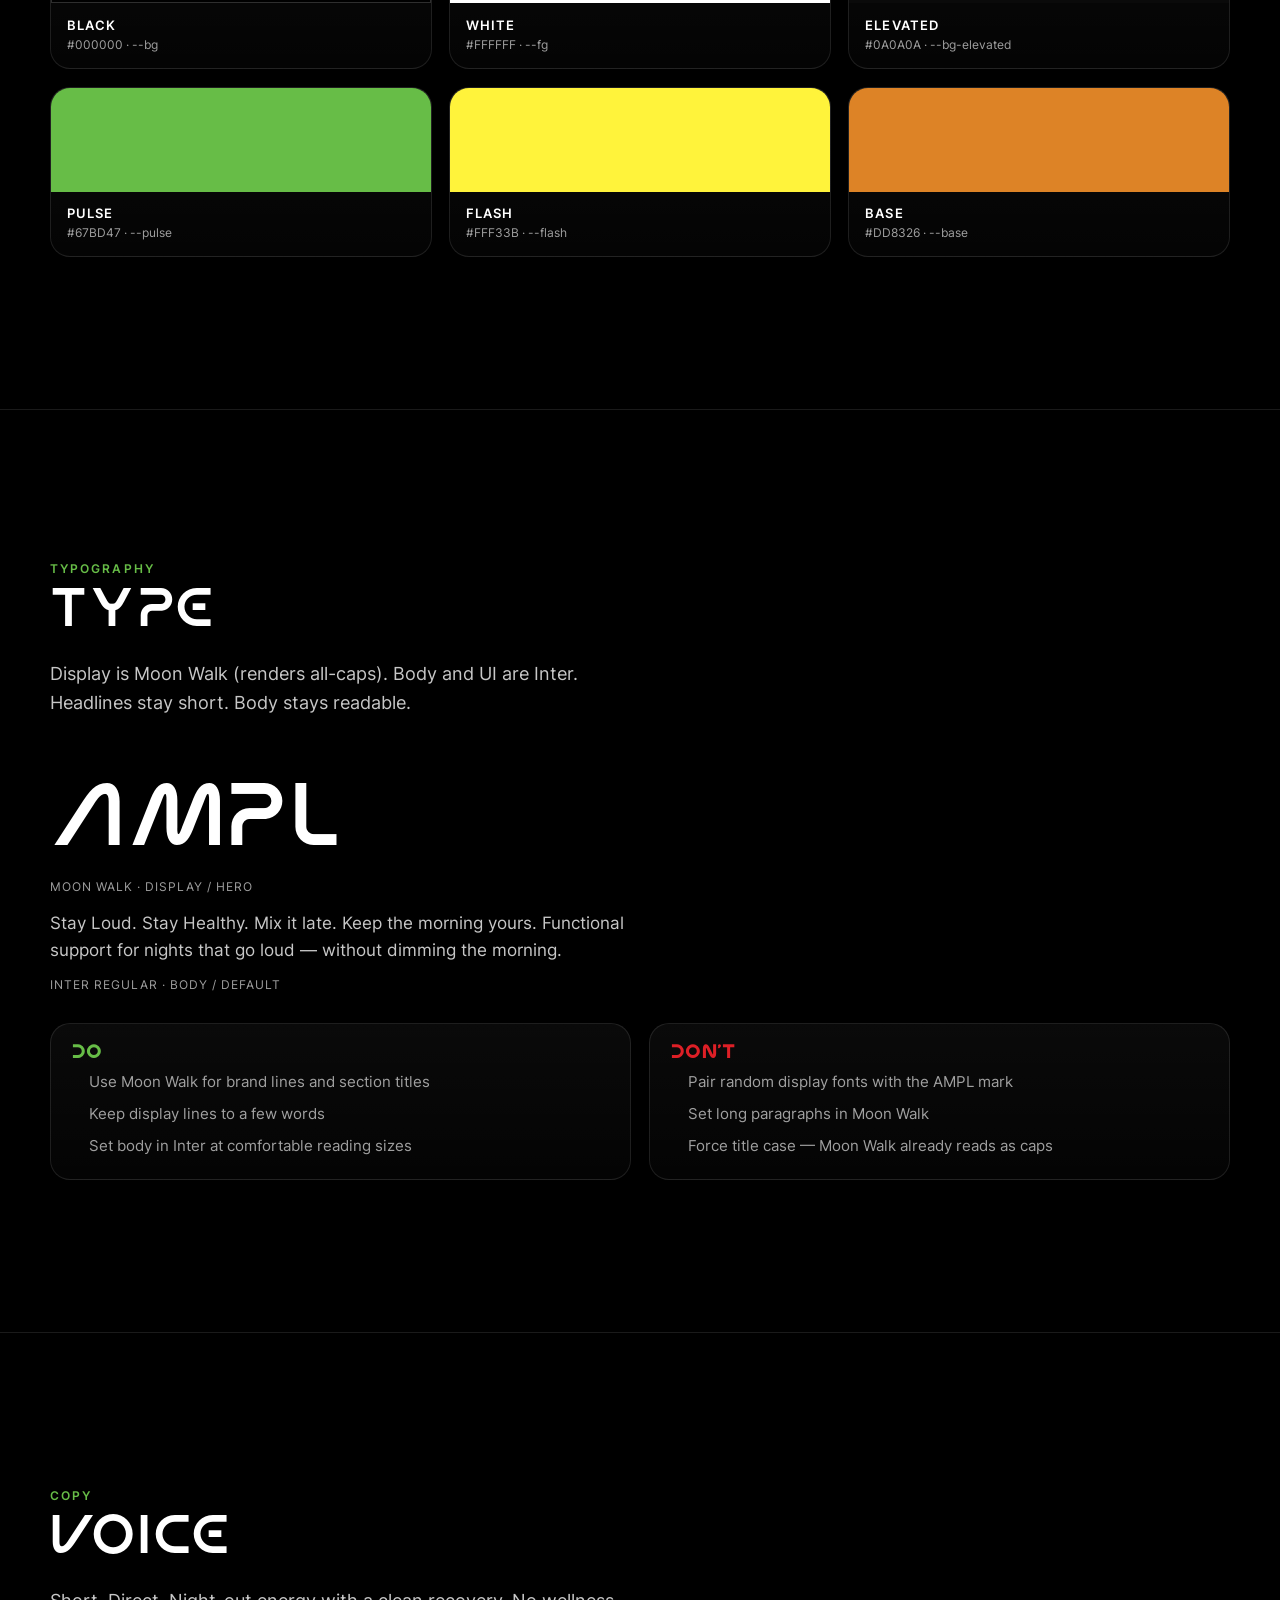
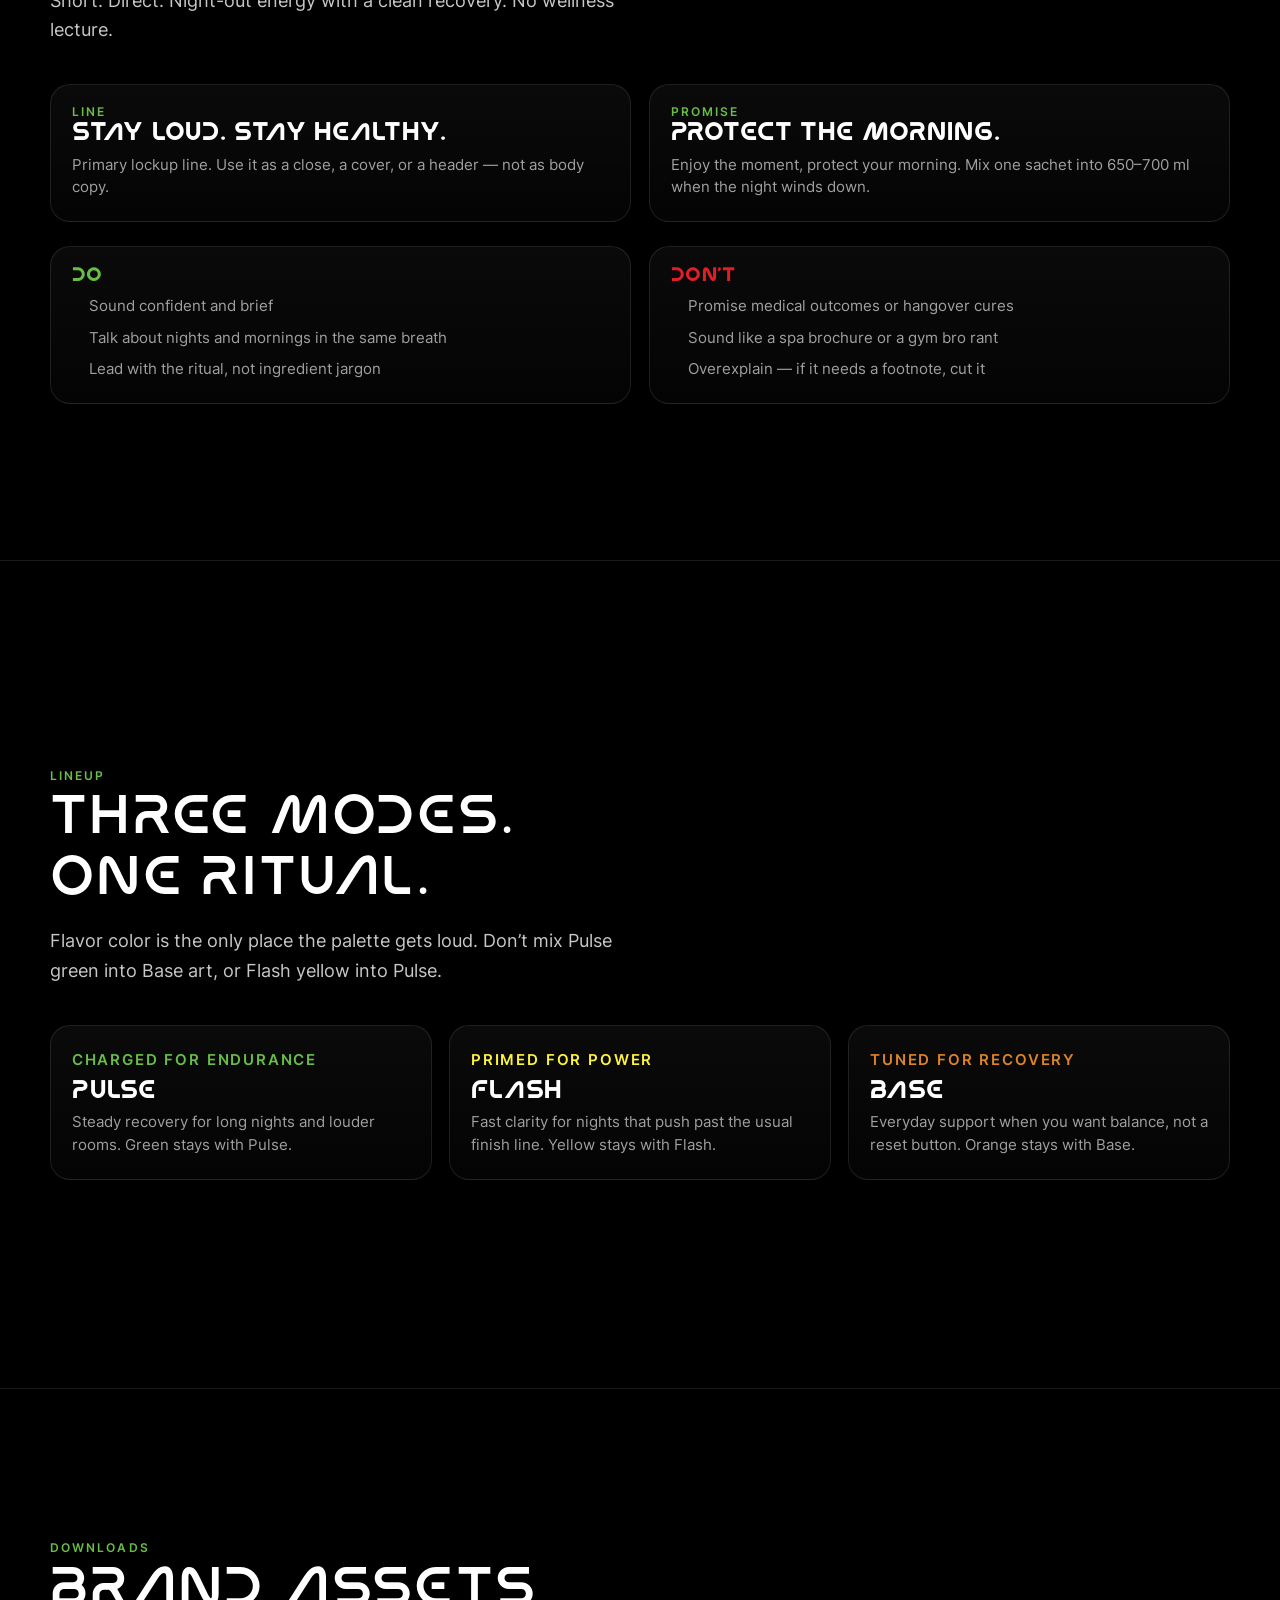
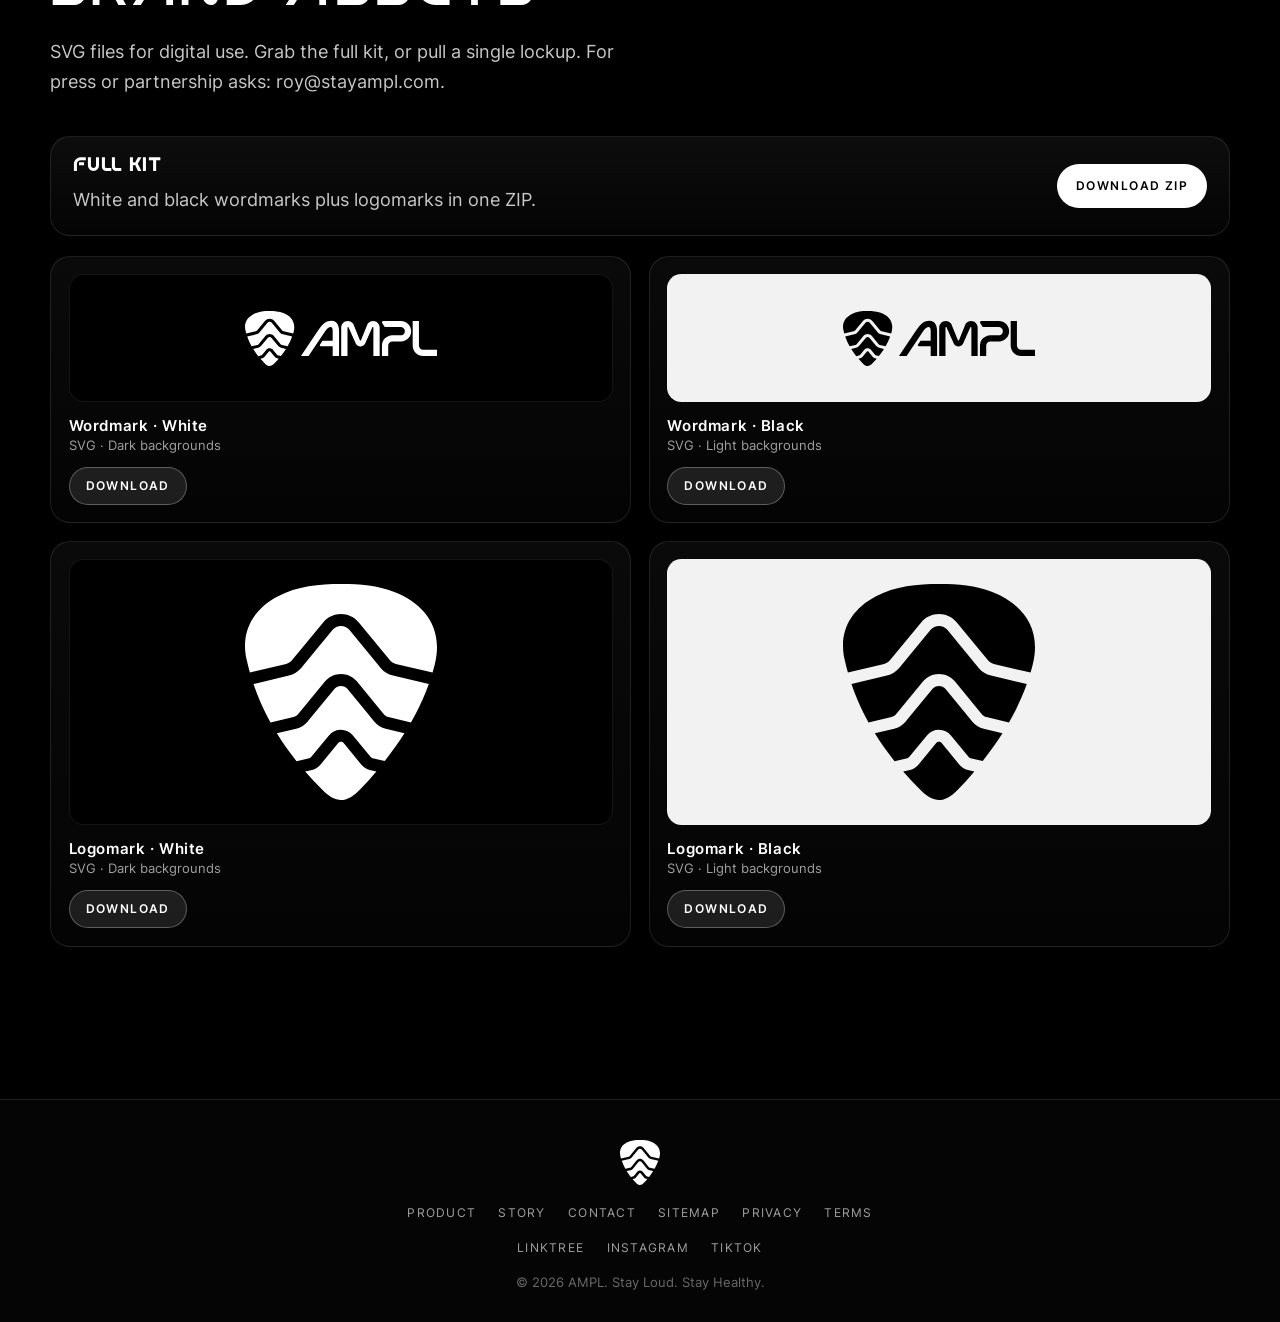
<file: brand.html>
<!DOCTYPE html>
<html lang="en">
  <head>
    <meta charset="UTF-8" />
    <meta name="viewport" content="width=device-width, initial-scale=1" />
    <title>AMPL Brand Guidelines | Logos, Color & Typography</title>
    <meta name="description" content="Official AMPL brand guidelines for partners: logo downloads, color tokens, typography, and clear usage rules." />
        <meta name="robots" content="index, follow, max-image-preview:large, max-snippet:-1, max-video-preview:-1" />
    <meta name="googlebot" content="index, follow" />
    <meta name="author" content="AMPL" />
    <meta name="keywords" content="AMPL brand guide, AMPL logo, brand assets" />
    <link rel="canonical" href="https://stayampl.com/brand.html" />
    <link rel="sitemap" type="application/xml" title="Sitemap" href="https://stayampl.com/sitemap.xml" />
    <meta name="theme-color" content="#000000" />
    <meta name="color-scheme" content="dark" />
    <meta property="og:locale" content="en_US" />
    <meta property="og:type" content="website" />
    <meta property="og:site_name" content="AMPL" />
    <meta property="og:title" content="AMPL Brand Guidelines" />
    <meta property="og:description" content="Official AMPL brand guidelines for partners: logo downloads, color tokens, typography, and clear usage rules." />
    <meta property="og:url" content="https://stayampl.com/brand.html" />
    <meta property="og:image" content="https://stayampl.com/images/bg-festival-crowd.jpg" />
    <meta property="og:image:secure_url" content="https://stayampl.com/images/bg-festival-crowd.jpg" />
    <meta property="og:image:type" content="image/jpeg" />
    <meta property="og:image:width" content="1024" />
    <meta property="og:image:height" content="768" />
    <meta property="og:image:alt" content="AMPL festival crowd atmosphere" />
    <meta name="twitter:card" content="summary_large_image" />
    <meta name="twitter:title" content="AMPL Brand Guidelines" />
    <meta name="twitter:description" content="Official AMPL brand guidelines for partners: logo downloads, color tokens, typography, and clear usage rules." />
    <meta name="twitter:image" content="https://stayampl.com/images/bg-festival-crowd.jpg" />
    <link rel="icon" href="images/logomark-white.svg" type="image/svg+xml" />
    <link rel="apple-touch-icon" href="images/logomark-white.svg" />
    <link rel="stylesheet" href="css/style.css?v=cta-crowd-bg" />
  </head>
  <body>
    <a class="skip-link" href="#main">Skip to content</a>

    <header class="site-header">
      <div class="nav-shell">
        <a class="nav-logo" href="index.html" aria-label="AMPL home">
          <img src="images/logomark-white.svg" alt="AMPL" width="40" height="40" />
        </a>

        <button
          class="nav-toggle"
          type="button"
          aria-expanded="false"
          aria-controls="site-nav"
          aria-label="Open menu"
        >
          <span></span>
          <span></span>
        </button>

        <nav id="site-nav" class="site-nav" aria-label="Primary">
          <button type="button" class="nav-close" hidden aria-label="Close menu">
            <span class="nav-close-x" aria-hidden="true">&times;</span>
            Close
          </button>
          <div class="nav-group nav-group-left">
            <a class="nav-link" href="index.html#story">Story</a>
            <a class="nav-link" href="product.html">Product</a>
          </div>
          <div class="nav-group nav-group-right">
            <span class="nav-link is-disabled" aria-disabled="true" title="Coming soon">
              <span class="tag-soon">Coming soon</span>
              Community
            </span>
            <a class="nav-link" href="index.html#contact">Contact</a>
            <a class="nav-cta" href="product.html">Visit Store</a>
          </div>
        </nav>
      </div>
    </header>

    <main id="main">
      <section class="page-hero page-hero--compact" aria-labelledby="brand-title">
        <div class="hero-bg" aria-hidden="true"></div>
        <div class="page-hero-inner">
          <p class="eyebrow">Brand guide</p>
          <h1 id="brand-title" class="page-title">Brand assets &amp; usage</h1>
          <p class="section-body">
            Logos, color, type, and clear do’s and don’ts for partners and press.
          </p>
          <div class="hero-actions brand-hero-actions">
            <a class="btn btn-primary" href="downloads/ampl-brand-kit.zip" download>Download brand kit</a>
            <a class="btn btn-ghost" href="#assets">Browse assets</a>
          </div>
          <nav class="brand-jump" aria-label="On this page">
            <a href="#logo">Logo</a>
            <a href="#usage">Do’s &amp; don’ts</a>
            <a href="#color">Color</a>
            <a href="#type">Type</a>
            <a href="#voice">Voice</a>
            <a href="#modes">Modes</a>
            <a href="#assets">Assets</a>
          </nav>
        </div>
      </section>

      <section id="logo" class="section story" aria-labelledby="logo-title">
        <div class="section-inner">
          <div class="section-head">
            <p class="eyebrow">Mark</p>
            <h2 id="logo-title" class="section-title">Logo</h2>
            <p class="section-body">
              Two lockups: the full wordmark for headers and the logomark when space is tight.
              Prefer white on black. Use the black versions only on light backgrounds.
            </p>
          </div>
          <div class="brand-lockups">
            <figure class="brand-lockup">
              <img src="images/logo-full-white.svg" alt="AMPL horizontal lockup on black" width="280" height="80" />
              <figcaption>Wordmark · White</figcaption>
            </figure>
            <figure class="brand-lockup mark">
              <img src="images/logomark-white.svg" alt="AMPL logomark on black" width="72" height="72" />
              <figcaption>Logomark · White</figcaption>
            </figure>
            <figure class="brand-lockup is-light">
              <img src="images/brand/logo-full-black.svg" alt="AMPL horizontal lockup on light" width="280" height="80" />
              <figcaption>Wordmark · Black</figcaption>
            </figure>
            <figure class="brand-lockup mark is-light">
              <img src="images/brand/logomark-black.svg" alt="AMPL logomark on light" width="72" height="72" />
              <figcaption>Logomark · Black</figcaption>
            </figure>
          </div>
          <div class="brand-clearspace">
            <div class="brand-clearspace-visual" aria-hidden="true">
              <span class="brand-clearspace-box">
                <img src="images/logomark-white.svg" alt="" width="56" height="56" />
              </span>
            </div>
            <div>
              <h3 class="brand-subhead">Clear space</h3>
              <p class="section-body">
                Keep clear space around the mark equal to at least half the logomark height on every side.
                Don’t crowd it with type, photos, or other logos.
              </p>
            </div>
          </div>
        </div>
      </section>

      <section id="usage" class="section story" aria-labelledby="usage-title">
        <div class="section-inner">
          <div class="section-head">
            <p class="eyebrow">Usage</p>
            <h2 id="usage-title" class="section-title">Do’s &amp; don’ts</h2>
            <p class="section-body">
              The mark is a signal, not decoration. If it starts to look like a sticker pack, dial it back.
            </p>
          </div>
          <div class="usage-grid">
            <article class="usage-card is-do">
              <p class="usage-label">Do</p>
              <div class="usage-preview">
                <img src="images/logo-full-white.svg" alt="" width="200" height="58" />
              </div>
              <h3>Use the official files</h3>
              <p>Download the SVG kit. Don’t redraw, trace, or rebuild the letterforms.</p>
            </article>
            <article class="usage-card is-dont">
              <p class="usage-label">Don’t</p>
              <div class="usage-preview">
                <img class="usage-bad stretch" src="images/logo-full-white.svg" alt="" width="200" height="58" />
              </div>
              <h3>Stretch or squash</h3>
              <p>Scale proportionally. Distorted marks look cheap and break the wordmark.</p>
            </article>
            <article class="usage-card is-do">
              <p class="usage-label">Do</p>
              <div class="usage-preview">
                <img src="images/logomark-white.svg" alt="" width="64" height="64" />
              </div>
              <h3>Keep contrast high</h3>
              <p>White on black, or black on light. The mark should read instantly at a glance.</p>
            </article>
            <article class="usage-card is-dont">
              <p class="usage-label">Don’t</p>
              <div class="usage-preview">
                <img class="usage-bad recolor" src="images/logomark-white.svg" alt="" width="64" height="64" />
              </div>
              <h3>Recolor the mark</h3>
              <p>Don’t tint it Pulse green, Flash yellow, or Base orange. Color belongs to the product lineup.</p>
            </article>
            <article class="usage-card is-do">
              <p class="usage-label">Do</p>
              <div class="usage-preview usage-preview-pair">
                <img src="images/logo-full-white.svg" alt="" width="140" height="40" />
                <span class="usage-divider" aria-hidden="true"></span>
                <img src="images/logomark-white.svg" alt="" width="40" height="40" />
              </div>
              <h3>Pick one lockup</h3>
              <p>Use the wordmark or the logomark — not both stacked in the same corner.</p>
            </article>
            <article class="usage-card is-dont">
              <p class="usage-label">Don’t</p>
              <div class="usage-preview">
                <img class="usage-bad rotate" src="images/logomark-white.svg" alt="" width="64" height="64" />
              </div>
              <h3>Rotate, outline, or drop shadow</h3>
              <p>No glow, bevel, stroke, or 3D. Flat mark, clear background, done.</p>
            </article>
          </div>
        </div>
      </section>

      <section id="color" class="section story" aria-labelledby="color-title">
        <div class="section-inner">
          <div class="section-head">
            <p class="eyebrow">Palette</p>
            <h2 id="color-title" class="section-title">Color</h2>
            <p class="section-body">
              Black and white carry the brand. Pulse, Flash, and Base only appear with their product.
              Don’t use product colors as general accent chrome.
            </p>
          </div>
          <div class="brand-grid">
            <figure class="swatch">
              <div class="swatch-chip stroke" style="background: var(--bg)"></div>
              <figcaption>
                <strong>Black</strong>
                <code>#000000 · --bg</code>
              </figcaption>
            </figure>
            <figure class="swatch">
              <div class="swatch-chip" style="background: var(--fg)"></div>
              <figcaption>
                <strong>White</strong>
                <code>#FFFFFF · --fg</code>
              </figcaption>
            </figure>
            <figure class="swatch">
              <div class="swatch-chip" style="background: var(--bg-elevated)"></div>
              <figcaption>
                <strong>Elevated</strong>
                <code>#0A0A0A · --bg-elevated</code>
              </figcaption>
            </figure>
            <figure class="swatch">
              <div class="swatch-chip" style="background: var(--pulse)"></div>
              <figcaption>
                <strong>Pulse</strong>
                <code>#67BD47 · --pulse</code>
              </figcaption>
            </figure>
            <figure class="swatch">
              <div class="swatch-chip" style="background: var(--flash)"></div>
              <figcaption>
                <strong>Flash</strong>
                <code>#FFF33B · --flash</code>
              </figcaption>
            </figure>
            <figure class="swatch">
              <div class="swatch-chip" style="background: var(--base)"></div>
              <figcaption>
                <strong>Base</strong>
                <code>#DD8326 · --base</code>
              </figcaption>
            </figure>
          </div>
        </div>
      </section>

      <section id="type" class="section story" aria-labelledby="type-title">
        <div class="section-inner">
          <div class="section-head">
            <p class="eyebrow">Typography</p>
            <h2 id="type-title" class="section-title">Type</h2>
            <p class="section-body">
              Display is Moon Walk (renders all-caps). Body and UI are Inter.
              Headlines stay short. Body stays readable.
            </p>
          </div>
          <div class="type-specimen">
            <p class="display">AMPL</p>
            <p class="type-meta">Moon Walk · Display / Hero</p>
            <p class="body">
              Stay Loud. Stay Healthy. Mix it late. Keep the morning yours. Functional support for nights that go loud — without dimming the morning.
            </p>
            <p class="type-meta">Inter Regular · Body / Default</p>
          </div>
          <div class="usage-split">
            <article class="usage-list is-do">
              <h3 class="brand-subhead">Do</h3>
              <ul>
                <li>Use Moon Walk for brand lines and section titles</li>
                <li>Keep display lines to a few words</li>
                <li>Set body in Inter at comfortable reading sizes</li>
              </ul>
            </article>
            <article class="usage-list is-dont">
              <h3 class="brand-subhead">Don’t</h3>
              <ul>
                <li>Pair random display fonts with the AMPL mark</li>
                <li>Set long paragraphs in Moon Walk</li>
                <li>Force title case — Moon Walk already reads as caps</li>
              </ul>
            </article>
          </div>
        </div>
      </section>

      <section id="voice" class="section story" aria-labelledby="voice-title">
        <div class="section-inner">
          <div class="section-head">
            <p class="eyebrow">Copy</p>
            <h2 id="voice-title" class="section-title">Voice</h2>
            <p class="section-body">Short. Direct. Night-out energy with a clean recovery. No wellness lecture.</p>
          </div>
          <div class="brand-grid two">
            <article class="brand-card">
              <p class="eyebrow">Line</p>
              <h3>Stay Loud. Stay Healthy.</h3>
              <p>Primary lockup line. Use it as a close, a cover, or a header — not as body copy.</p>
            </article>
            <article class="brand-card">
              <p class="eyebrow">Promise</p>
              <h3>Protect the morning.</h3>
              <p>Enjoy the moment, protect your morning. Mix one sachet into 650–700 ml when the night winds down.</p>
            </article>
          </div>
          <div class="usage-split">
            <article class="usage-list is-do">
              <h3 class="brand-subhead">Do</h3>
              <ul>
                <li>Sound confident and brief</li>
                <li>Talk about nights and mornings in the same breath</li>
                <li>Lead with the ritual, not ingredient jargon</li>
              </ul>
            </article>
            <article class="usage-list is-dont">
              <h3 class="brand-subhead">Don’t</h3>
              <ul>
                <li>Promise medical outcomes or hangover cures</li>
                <li>Sound like a spa brochure or a gym bro rant</li>
                <li>Overexplain — if it needs a footnote, cut it</li>
              </ul>
            </article>
          </div>
        </div>
      </section>

      <section id="modes" class="section story" aria-labelledby="modes-title">
        <div class="section-inner">
          <div class="section-head">
            <p class="eyebrow">Lineup</p>
            <h2 id="modes-title" class="section-title">Three modes. One ritual.</h2>
            <p class="section-body">
              Flavor color is the only place the palette gets loud. Don’t mix Pulse green into Base art, or Flash yellow into Pulse.
            </p>
          </div>
          <div class="brand-grid">
            <article class="brand-card">
              <p class="product-flavor" style="color: var(--pulse)">Charged for Endurance</p>
              <h3>Pulse</h3>
              <p>Steady recovery for long nights and louder rooms. Green stays with Pulse.</p>
            </article>
            <article class="brand-card">
              <p class="product-flavor" style="color: var(--flash)">Primed for Power</p>
              <h3>Flash</h3>
              <p>Fast clarity for nights that push past the usual finish line. Yellow stays with Flash.</p>
            </article>
            <article class="brand-card">
              <p class="product-flavor" style="color: var(--base)">Tuned for Recovery</p>
              <h3>Base</h3>
              <p>Everyday support when you want balance, not a reset button. Orange stays with Base.</p>
            </article>
          </div>
        </div>
      </section>

      <section id="assets" class="section story" aria-labelledby="assets-title">
        <div class="section-inner">
          <div class="section-head">
            <p class="eyebrow">Downloads</p>
            <h2 id="assets-title" class="section-title">Brand assets</h2>
            <p class="section-body">
              SVG files for digital use. Grab the full kit, or pull a single lockup.
              For press or partnership asks: <a href="mailto:roy@stayampl.com">roy@stayampl.com</a>.
            </p>
          </div>
          <div class="asset-kit">
            <div>
              <h3 class="brand-subhead">Full kit</h3>
              <p class="section-body">
                White and black wordmarks plus logomarks in one ZIP.
              </p>
            </div>
            <a class="btn btn-primary" href="downloads/ampl-brand-kit.zip" download>Download ZIP</a>
          </div>
          <ul class="asset-grid">
            <li class="asset-card">
              <div class="asset-preview">
                <img src="images/brand/logo-full-white.svg" alt="" width="200" height="58" />
              </div>
              <div class="asset-meta">
                <strong>Wordmark · White</strong>
                <span>SVG · Dark backgrounds</span>
              </div>
              <a class="btn btn-ghost asset-dl" href="images/brand/logo-full-white.svg" download>Download</a>
            </li>
            <li class="asset-card">
              <div class="asset-preview is-light">
                <img src="images/brand/logo-full-black.svg" alt="" width="200" height="58" />
              </div>
              <div class="asset-meta">
                <strong>Wordmark · Black</strong>
                <span>SVG · Light backgrounds</span>
              </div>
              <a class="btn btn-ghost asset-dl" href="images/brand/logo-full-black.svg" download>Download</a>
            </li>
            <li class="asset-card">
              <div class="asset-preview">
                <img src="images/brand/logomark-white.svg" alt="" width="56" height="56" />
              </div>
              <div class="asset-meta">
                <strong>Logomark · White</strong>
                <span>SVG · Dark backgrounds</span>
              </div>
              <a class="btn btn-ghost asset-dl" href="images/brand/logomark-white.svg" download>Download</a>
            </li>
            <li class="asset-card">
              <div class="asset-preview is-light">
                <img src="images/brand/logomark-black.svg" alt="" width="56" height="56" />
              </div>
              <div class="asset-meta">
                <strong>Logomark · Black</strong>
                <span>SVG · Light backgrounds</span>
              </div>
              <a class="btn btn-ghost asset-dl" href="images/brand/logomark-black.svg" download>Download</a>
            </li>
          </ul>
        </div>
      </section>
    </main>

    <footer class="site-footer">
      <div class="footer-inner">
        <a class="footer-logo" href="index.html" aria-label="AMPL home">
          <img src="images/logomark-white.svg" alt="AMPL" width="40" height="45" />
        </a>
        <nav class="footer-nav" aria-label="Footer">
          <a href="product.html">Product</a>
          <a href="index.html#story">Story</a>
          <a href="index.html#contact">Contact</a>
          <a href="sitemap.html">Sitemap</a>
          <a href="legal.html#privacy">Privacy</a>
          <a href="legal.html#terms">Terms</a>
        </nav>
        <nav class="footer-social" aria-label="Social">
          <a href="https://linktr.ee/stayampl" target="_blank" rel="noopener noreferrer">Linktree</a>
          <a href="https://www.instagram.com/stayampl" target="_blank" rel="noopener noreferrer">Instagram</a>
          <a href="https://www.tiktok.com/@stayampl" target="_blank" rel="noopener noreferrer">TikTok</a>
        </nav>
        <p class="footer-copy">&copy; <span data-year></span> AMPL. Stay Loud. Stay Healthy.</p>
      </div>
    </footer>

    <script src="js/main.js?v=cta-crowd-bg" defer></script>
  </body>
</html>
</file>
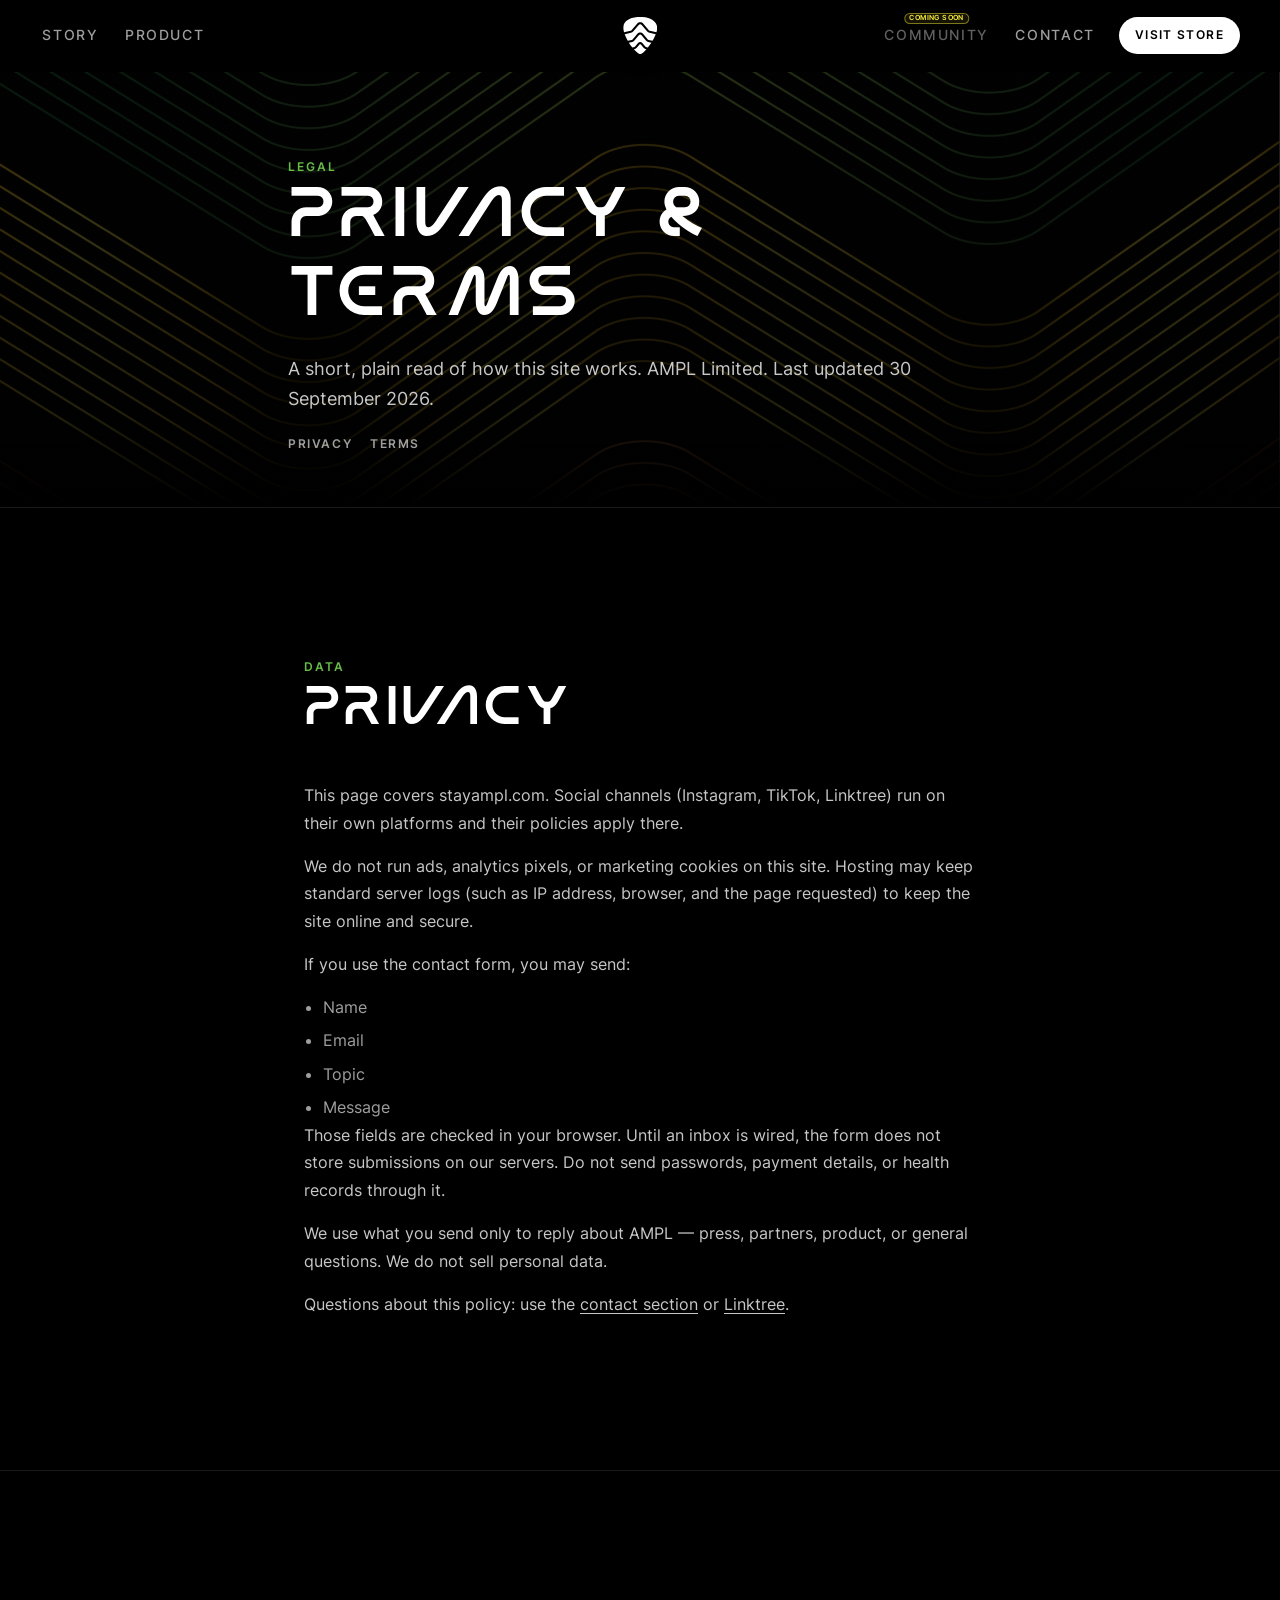
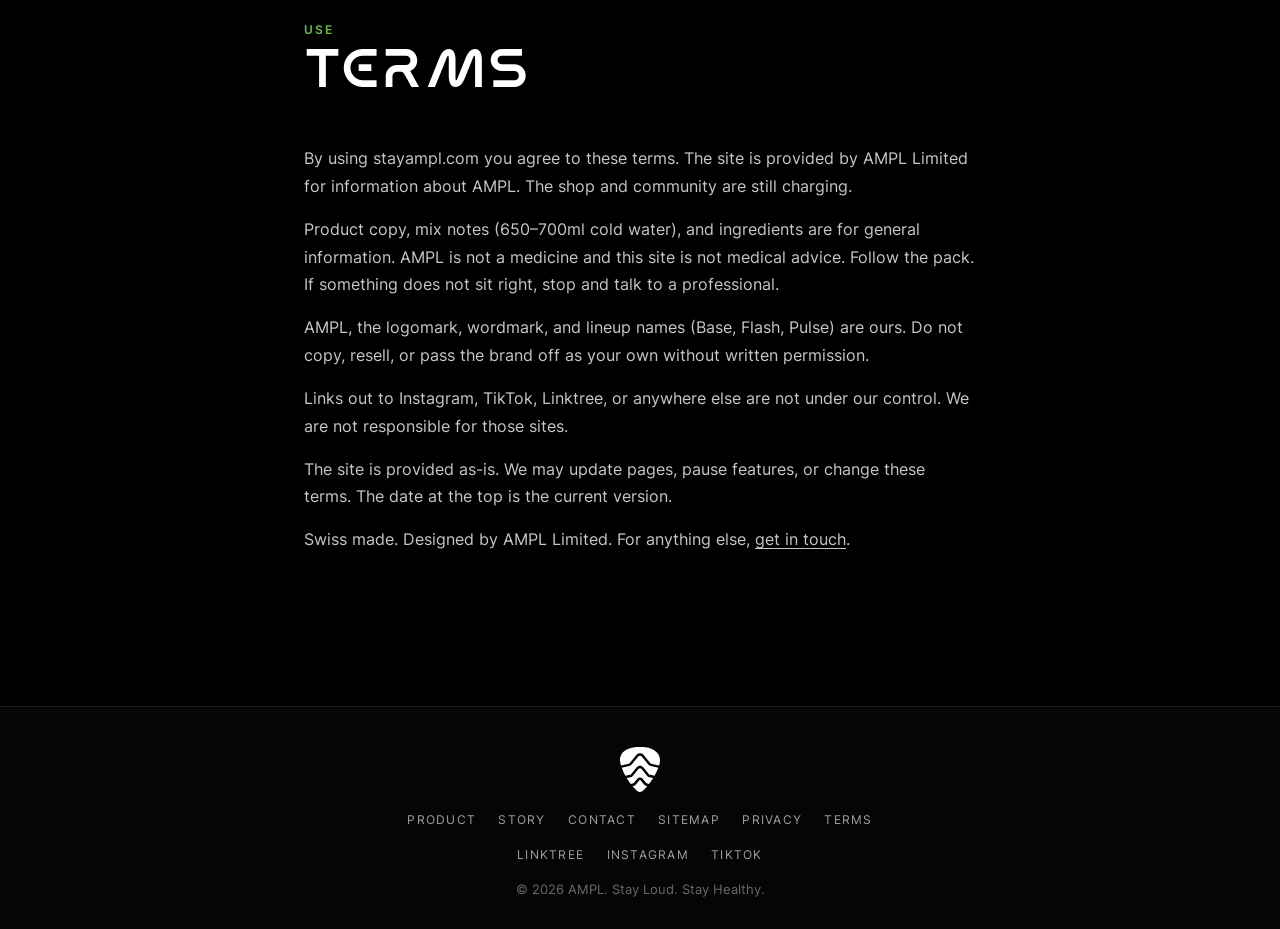
<file: legal.html>
<!DOCTYPE html>
<html lang="en">
  <head>
    <meta charset="UTF-8" />
    <meta name="viewport" content="width=device-width, initial-scale=1" />
    <title>Privacy Policy & Terms of Use | AMPL</title>
    <meta name="description" content="Read AMPL privacy policy and terms of use for stayampl.com, including how we handle contact and newsletter data." />
        <meta name="robots" content="index, follow, max-image-preview:large, max-snippet:-1, max-video-preview:-1" />
    <meta name="googlebot" content="index, follow" />
    <meta name="author" content="AMPL" />
    <meta name="keywords" content="AMPL privacy policy, AMPL terms of use" />
    <link rel="canonical" href="https://stayampl.com/legal.html" />
    <link rel="sitemap" type="application/xml" title="Sitemap" href="https://stayampl.com/sitemap.xml" />
    <meta name="theme-color" content="#000000" />
    <meta name="color-scheme" content="dark" />
    <meta property="og:locale" content="en_US" />
    <meta property="og:type" content="website" />
    <meta property="og:site_name" content="AMPL" />
    <meta property="og:title" content="Privacy & Terms | AMPL" />
    <meta property="og:description" content="Read AMPL privacy policy and terms of use for stayampl.com, including how we handle contact and newsletter data." />
    <meta property="og:url" content="https://stayampl.com/legal.html" />
    <meta property="og:image" content="https://stayampl.com/images/bg-festival-crowd.jpg" />
    <meta property="og:image:secure_url" content="https://stayampl.com/images/bg-festival-crowd.jpg" />
    <meta property="og:image:type" content="image/jpeg" />
    <meta property="og:image:width" content="1024" />
    <meta property="og:image:height" content="768" />
    <meta property="og:image:alt" content="AMPL festival crowd atmosphere" />
    <meta name="twitter:card" content="summary_large_image" />
    <meta name="twitter:title" content="Privacy & Terms | AMPL" />
    <meta name="twitter:description" content="Read AMPL privacy policy and terms of use for stayampl.com, including how we handle contact and newsletter data." />
    <meta name="twitter:image" content="https://stayampl.com/images/bg-festival-crowd.jpg" />
    <link rel="icon" href="images/logomark-white.svg" type="image/svg+xml" />
    <link rel="apple-touch-icon" href="images/logomark-white.svg" />
    <link rel="stylesheet" href="css/style.css?v=cta-crowd-bg" />
  </head>
  <body>
    <a class="skip-link" href="#main">Skip to content</a>

    <header class="site-header">
      <div class="nav-shell">
        <a class="nav-logo" href="index.html" aria-label="AMPL home">
          <img src="images/logomark-white.svg" alt="AMPL" width="40" height="40" />
        </a>

        <button
          class="nav-toggle"
          type="button"
          aria-expanded="false"
          aria-controls="site-nav"
          aria-label="Open menu"
        >
          <span></span>
          <span></span>
        </button>

        <nav id="site-nav" class="site-nav" aria-label="Primary">
          <button type="button" class="nav-close" hidden aria-label="Close menu">
            <span class="nav-close-x" aria-hidden="true">&times;</span>
            Close
          </button>
          <div class="nav-group nav-group-left">
            <a class="nav-link" href="index.html#story">Story</a>
            <a class="nav-link" href="product.html">Product</a>
          </div>
          <div class="nav-group nav-group-right">
            <span class="nav-link is-disabled" aria-disabled="true" title="Coming soon">
              <span class="tag-soon">Coming soon</span>
              Community
            </span>
            <a class="nav-link" href="index.html#contact">Contact</a>
            <a class="nav-cta" href="product.html">Visit Store</a>
          </div>
        </nav>
      </div>
    </header>

    <main id="main">
      <section class="page-hero" aria-labelledby="legal-title">
        <div class="hero-bg" aria-hidden="true"></div>
        <div class="page-hero-inner">
          <p class="eyebrow">Legal</p>
          <h1 id="legal-title" class="page-title">Privacy &amp; Terms</h1>
          <p class="section-body">
            A short, plain read of how this site works. AMPL Limited. Last updated 30 September 2026.
          </p>
          <nav class="brand-jump" aria-label="On this page">
            <a href="#privacy">Privacy</a>
            <a href="#terms">Terms</a>
          </nav>
        </div>
      </section>

      <section id="privacy" class="section story" aria-labelledby="privacy-title">
        <div class="section-inner legal">
          <div class="section-head">
            <p class="eyebrow">Data</p>
            <h2 id="privacy-title" class="section-title">Privacy</h2>
          </div>
          <div class="legal-copy">
            <p>
              This page covers stayampl.com. Social channels (Instagram, TikTok, Linktree) run on their own
              platforms and their policies apply there.
            </p>
            <p>
              We do not run ads, analytics pixels, or marketing cookies on this site. Hosting may keep
              standard server logs (such as IP address, browser, and the page requested) to keep the site
              online and secure.
            </p>
            <p>If you use the contact form, you may send:</p>
            <ul>
              <li>Name</li>
              <li>Email</li>
              <li>Topic</li>
              <li>Message</li>
            </ul>
            <p>
              Those fields are checked in your browser. Until an inbox is wired, the form does not store
              submissions on our servers. Do not send passwords, payment details, or health records through
              it.
            </p>
            <p>
              We use what you send only to reply about AMPL — press, partners, product, or general questions.
              We do not sell personal data.
            </p>
            <p>
              Questions about this policy: use the
              <a href="index.html#contact">contact section</a>
              or
              <a href="https://linktr.ee/stayampl" target="_blank" rel="noopener noreferrer">Linktree</a>.
            </p>
          </div>
        </div>
      </section>

      <section id="terms" class="section story" aria-labelledby="terms-title">
        <div class="section-inner legal">
          <div class="section-head">
            <p class="eyebrow">Use</p>
            <h2 id="terms-title" class="section-title">Terms</h2>
          </div>
          <div class="legal-copy">
            <p>
              By using stayampl.com you agree to these terms. The site is provided by AMPL Limited for
              information about AMPL. The shop and community are still charging.
            </p>
            <p>
              Product copy, mix notes (650–700ml cold water), and ingredients are for general information.
              AMPL is not a medicine and this site is not medical advice. Follow the pack. If something
              does not sit right, stop and talk to a professional.
            </p>
            <p>
              AMPL, the logomark, wordmark, and lineup names (Base, Flash, Pulse) are ours. Do not copy,
              resell, or pass the brand off as your own without written permission.
            </p>
            <p>
              Links out to Instagram, TikTok, Linktree, or anywhere else are not under our control. We are
              not responsible for those sites.
            </p>
            <p>
              The site is provided as-is. We may update pages, pause features, or change these terms. The
              date at the top is the current version.
            </p>
            <p>
              Swiss made. Designed by AMPL Limited. For anything else,
              <a href="index.html#contact">get in touch</a>.
            </p>
          </div>
        </div>
      </section>
    </main>

    <footer class="site-footer">
      <div class="footer-inner">
        <a class="footer-logo" href="index.html" aria-label="AMPL home">
          <img src="images/logomark-white.svg" alt="AMPL" width="40" height="45" />
        </a>
        <nav class="footer-nav" aria-label="Footer">
          <a href="product.html">Product</a>
          <a href="index.html#story">Story</a>
          <a href="index.html#contact">Contact</a>
          <a href="sitemap.html">Sitemap</a>
          <a href="#privacy">Privacy</a>
          <a href="#terms">Terms</a>
        </nav>
        <nav class="footer-social" aria-label="Social">
          <a href="https://linktr.ee/stayampl" target="_blank" rel="noopener noreferrer">Linktree</a>
          <a href="https://www.instagram.com/stayampl" target="_blank" rel="noopener noreferrer">Instagram</a>
          <a href="https://www.tiktok.com/@stayampl" target="_blank" rel="noopener noreferrer">TikTok</a>
        </nav>
        <p class="footer-copy">&copy; <span data-year></span> AMPL. Stay Loud. Stay Healthy.</p>
      </div>
    </footer>

    <script src="js/main.js?v=cta-crowd-bg" defer></script>
  </body>
</html>
</file>
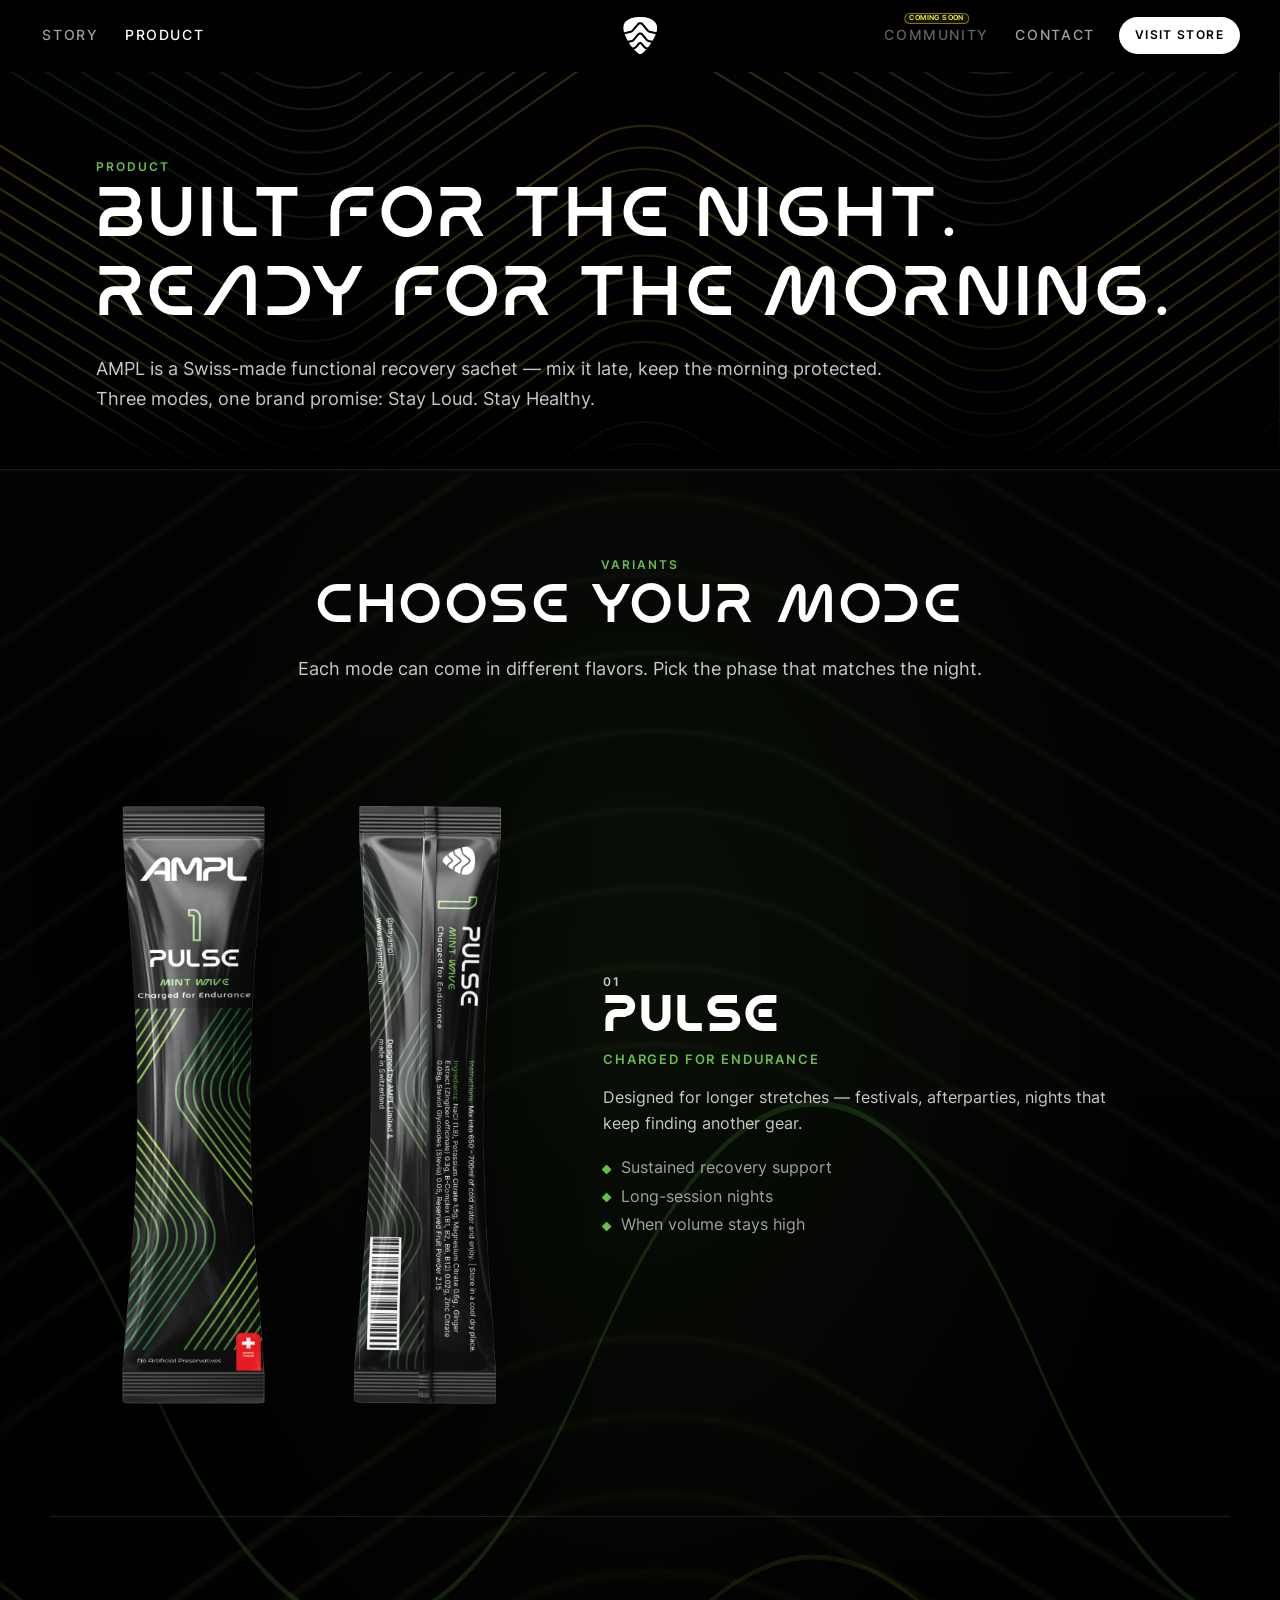
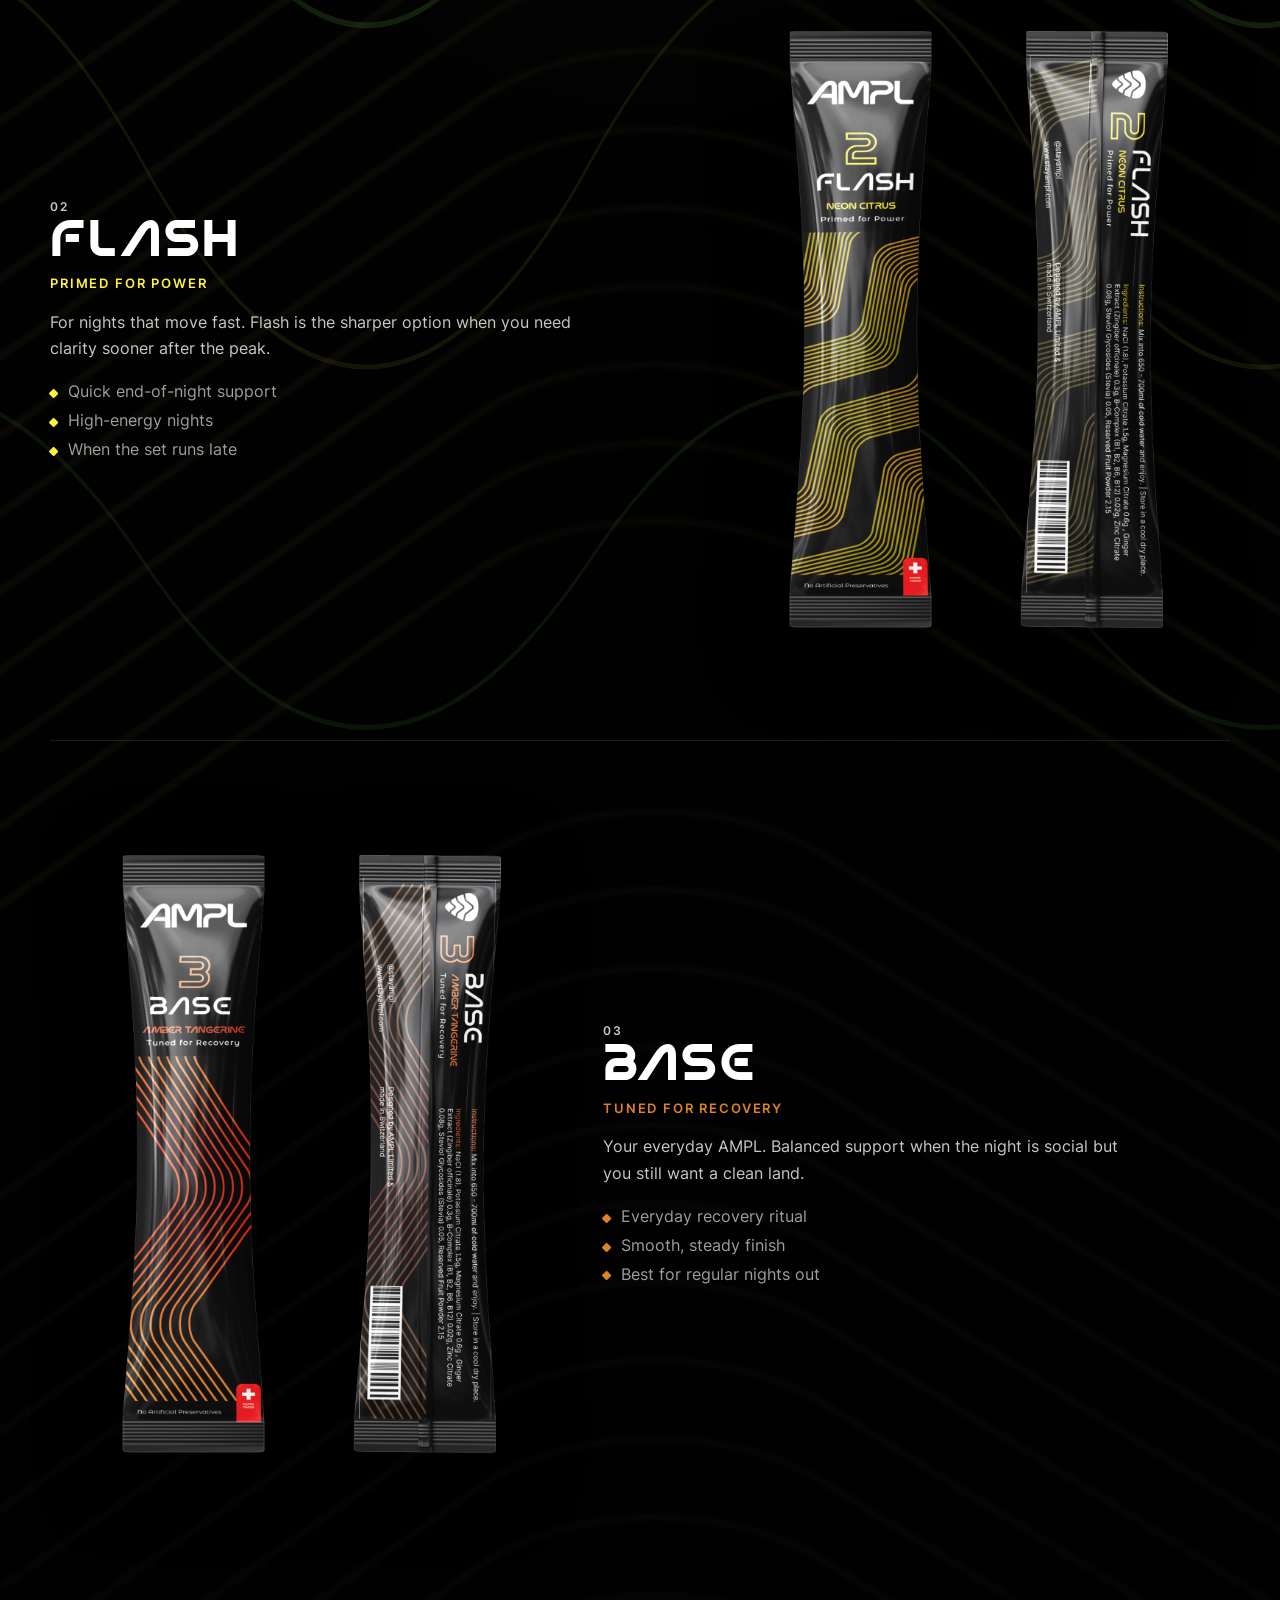
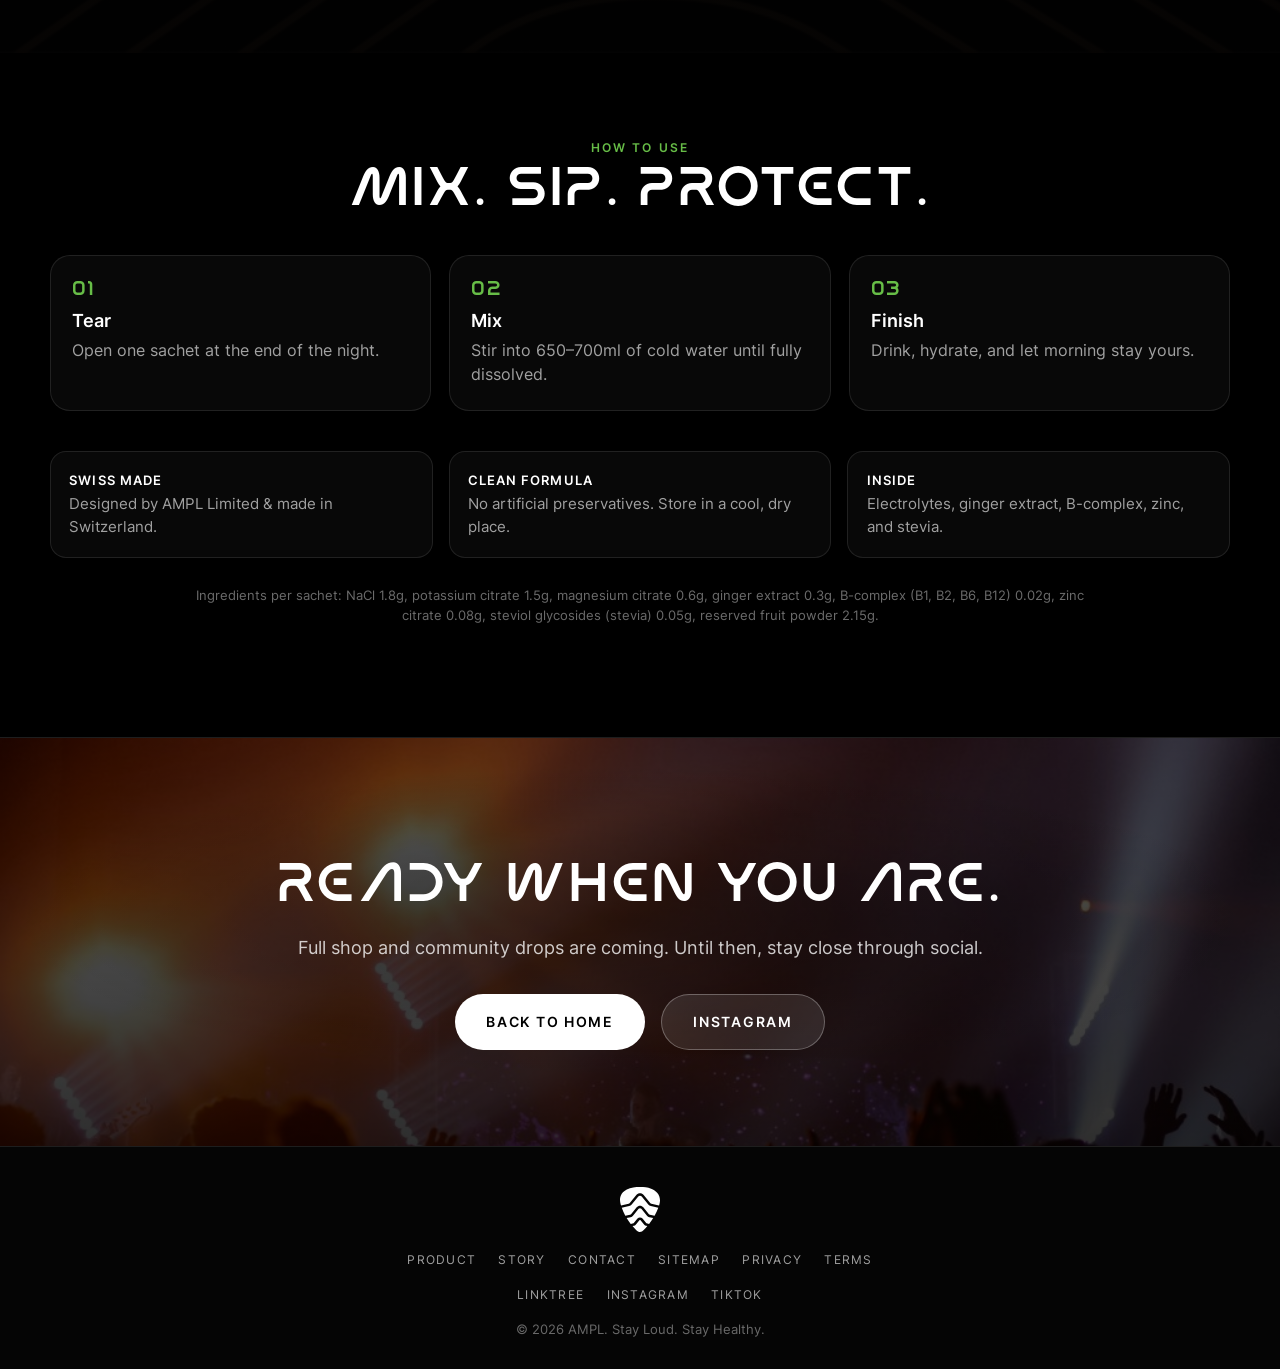
<file: product.html>
<!DOCTYPE html>
<html lang="en">
  <head>
    <meta charset="UTF-8" />
    <meta name="viewport" content="width=device-width, initial-scale=1" />
    <title>Buy AMPL Pulse, Flash & Base | Festival Recovery Sachets</title>
    <meta name="description" content="Explore AMPL Pulse, Flash, and Base sachets. Swiss-engineered recovery for festivals and afterparties — mix into water, stay loud, stay healthy." />
        <meta name="robots" content="index, follow, max-image-preview:large, max-snippet:-1, max-video-preview:-1" />
    <meta name="googlebot" content="index, follow" />
    <meta name="author" content="AMPL" />
    <meta name="keywords" content="AMPL Pulse, AMPL Flash, AMPL Base, buy festival recovery, electrolyte sachet, Swiss made supplements" />
    <link rel="canonical" href="https://stayampl.com/product.html" />
    <link rel="sitemap" type="application/xml" title="Sitemap" href="https://stayampl.com/sitemap.xml" />
    <meta name="theme-color" content="#000000" />
    <meta name="color-scheme" content="dark" />
    <meta property="og:locale" content="en_US" />
    <meta property="og:type" content="website" />
    <meta property="og:site_name" content="AMPL" />
    <meta property="og:title" content="AMPL Products — Pulse, Flash & Base" />
    <meta property="og:description" content="Explore AMPL Pulse, Flash, and Base sachets. Swiss-engineered recovery for festivals and afterparties — mix into water, stay loud, stay healthy." />
    <meta property="og:url" content="https://stayampl.com/product.html" />
    <meta property="og:image" content="https://stayampl.com/images/bg-festival-crowd.jpg" />
    <meta property="og:image:secure_url" content="https://stayampl.com/images/bg-festival-crowd.jpg" />
    <meta property="og:image:type" content="image/jpeg" />
    <meta property="og:image:width" content="1024" />
    <meta property="og:image:height" content="768" />
    <meta property="og:image:alt" content="AMPL festival crowd atmosphere" />
    <meta name="twitter:card" content="summary_large_image" />
    <meta name="twitter:title" content="AMPL Products — Pulse, Flash & Base" />
    <meta name="twitter:description" content="Explore AMPL Pulse, Flash, and Base sachets. Swiss-engineered recovery for festivals and afterparties — mix into water, stay loud, stay healthy." />
    <meta name="twitter:image" content="https://stayampl.com/images/bg-festival-crowd.jpg" />
    <link rel="icon" href="images/logomark-white.svg" type="image/svg+xml" />
    <link rel="apple-touch-icon" href="images/logomark-white.svg" />
    <link rel="stylesheet" href="css/style.css?v=cta-crowd-bg" />
    <script type="application/ld+json">
{
  "@context": "https://schema.org",
  "@graph": [
    {
      "@type": "BreadcrumbList",
      "itemListElement": [
        {
          "@type": "ListItem",
          "position": 1,
          "name": "Home",
          "item": "https://stayampl.com/"
        },
        {
          "@type": "ListItem",
          "position": 2,
          "name": "Products",
          "item": "https://stayampl.com/product.html"
        }
      ]
    },
    {
      "@type": "CollectionPage",
      "@id": "https://stayampl.com/product.html#webpage",
      "url": "https://stayampl.com/product.html",
      "name": "AMPL Products \u2014 Pulse, Flash & Base",
      "isPartOf": {
        "@id": "https://stayampl.com/#website"
      },
      "about": {
        "@id": "https://stayampl.com/#organization"
      },
      "description": "AMPL Pulse, Flash, and Base festival recovery sachets."
    },
    {
      "@type": "ItemList",
      "name": "AMPL Recovery Sachets",
      "numberOfItems": 3,
      "itemListElement": [
        {
          "@type": "Product",
          "position": 1,
          "name": "AMPL Pulse",
          "category": "Dietary Supplement",
          "description": "Pre-party defense sachet for longer festival stretches.",
          "brand": {
            "@type": "Brand",
            "name": "AMPL"
          },
          "image": "https://stayampl.com/images/sachet-pulse.png",
          "url": "https://stayampl.com/product.html#pulse",
          "countryOfOrigin": "CH"
        },
        {
          "@type": "Product",
          "position": 2,
          "name": "AMPL Flash",
          "category": "Dietary Supplement",
          "description": "Mid-event cellular fuel for high-energy nights.",
          "brand": {
            "@type": "Brand",
            "name": "AMPL"
          },
          "image": "https://stayampl.com/images/sachet-flash.png",
          "url": "https://stayampl.com/product.html#flash",
          "countryOfOrigin": "CH"
        },
        {
          "@type": "Product",
          "position": 3,
          "name": "AMPL Base",
          "category": "Dietary Supplement",
          "description": "Post-party hydration and recovery soft landing.",
          "brand": {
            "@type": "Brand",
            "name": "AMPL"
          },
          "image": "https://stayampl.com/images/sachet-base.png",
          "url": "https://stayampl.com/product.html#base",
          "countryOfOrigin": "CH"
        }
      ]
    }
  ]
}
    </script>


  </head>
  <body>
    <a class="skip-link" href="#main">Skip to content</a>

    <header class="site-header">
      <div class="nav-shell">
        <a class="nav-logo" href="index.html" aria-label="AMPL home">
          <img src="images/logomark-white.svg" alt="AMPL" width="40" height="40" />
        </a>

        <button
          class="nav-toggle"
          type="button"
          aria-expanded="false"
          aria-controls="site-nav"
          aria-label="Open menu"
        >
          <span></span>
          <span></span>
        </button>

        <nav id="site-nav" class="site-nav" aria-label="Primary">
          <button type="button" class="nav-close" hidden aria-label="Close menu">
            <span class="nav-close-x" aria-hidden="true">&times;</span>
            Close
          </button>
          <div class="nav-group nav-group-left">
            <a class="nav-link" href="index.html#story">Story</a>
            <a class="nav-link is-active" href="product.html">Product</a>
          </div>
          <div class="nav-group nav-group-right">
            <span class="nav-link is-disabled" aria-disabled="true" title="Coming soon">
              <span class="tag-soon">Coming soon</span>
              Community
            </span>
            <a class="nav-link" href="index.html#contact">Contact</a>
            <a class="nav-cta" href="#variants">Visit Store</a>
          </div>
        </nav>
      </div>
    </header>

    <main id="main">
      <section class="page-hero product-hero" aria-labelledby="product-hero-title">
        <div class="hero-bg" aria-hidden="true"></div>
        <div class="page-hero-inner">
          <p class="eyebrow">Product</p>
          <h1 id="product-hero-title" class="page-title">Built for the night. Ready for the morning.</h1>
          <p class="section-body product-hero-lede">
            AMPL is a Swiss-made functional recovery sachet — mix it late, keep the morning protected.<br />
            Three modes, one brand promise: Stay Loud. Stay Healthy.
          </p>
        </div>
      </section>

      <section id="variants" class="section variants" aria-labelledby="variants-title">
        <div class="section-inner">
          <div class="section-head">
            <p class="eyebrow">Variants</p>
            <h2 id="variants-title" class="section-title">Choose your mode</h2>
            <p class="section-body">Each mode can come in different flavors. Pick the phase that matches the&nbsp;night.</p>
          </div>

          <article id="pulse" class="variant-row">
            <div class="variant-media">
              <img src="images/sachet-pulse.png" alt="AMPL Pulse sachet" width="360" height="480" />
            </div>
            <div class="variant-copy">
              <p class="variant-label">01</p>
              <h3>Pulse</h3>
              <p class="variant-flavor">Charged for Endurance</p>
              <p>
                Designed for longer stretches — festivals, afterparties, nights that keep finding
                another gear.
              </p>
              <ul class="feature-list">
                <li>Sustained recovery support</li>
                <li>Long-session nights</li>
                <li>When volume stays high</li>
              </ul>
            </div>
          </article>

          <article id="flash" class="variant-row reverse">
            <div class="variant-media">
              <img src="images/sachet-flash.png" alt="AMPL Flash sachet" width="360" height="480" />
            </div>
            <div class="variant-copy">
              <p class="variant-label">02</p>
              <h3>Flash</h3>
              <p class="variant-flavor">Primed for Power</p>
              <p>
                For nights that move fast. Flash is the sharper option when you need clarity sooner
                after the peak.
              </p>
              <ul class="feature-list">
                <li>Quick end-of-night support</li>
                <li>High-energy nights</li>
                <li>When the set runs late</li>
              </ul>
            </div>
          </article>

          <article id="base" class="variant-row">
            <div class="variant-media">
              <img src="images/sachet-base.png" alt="AMPL Base sachet" width="360" height="480" />
            </div>
            <div class="variant-copy">
              <p class="variant-label">03</p>
              <h3>Base</h3>
              <p class="variant-flavor">Tuned for Recovery</p>
              <p>
                Your everyday AMPL. Balanced support when the night is social but you still want
                a clean land.
              </p>
              <ul class="feature-list">
                <li>Everyday recovery ritual</li>
                <li>Smooth, steady finish</li>
                <li>Best for regular nights out</li>
              </ul>
            </div>
          </article>
        </div>
      </section>

      <section class="section how" aria-labelledby="how-title">
        <div class="section-inner">
          <div class="how-head">
            <p class="eyebrow">How to use</p>
            <h2 id="how-title" class="section-title">Mix. Sip. Protect.</h2>
          </div>
          <ol class="steps how-steps">
            <li>
              <strong>Tear</strong>
              <span>Open one sachet at the end of the night.</span>
            </li>
            <li>
              <strong>Mix</strong>
              <span>Stir into 650–700ml of cold water until fully dissolved.</span>
            </li>
            <li>
              <strong>Finish</strong>
              <span>Drink, hydrate, and let morning stay yours.</span>
            </li>
          </ol>
          <div class="facts">
            <p class="fact"><strong>Swiss made</strong><span>Designed by AMPL Limited &amp; made in Switzerland.</span></p>
            <p class="fact"><strong>Clean formula</strong><span>No artificial preservatives. Store in a cool, dry place.</span></p>
            <p class="fact"><strong>Inside</strong><span>Electrolytes, ginger extract, B-complex, zinc, and stevia.</span></p>
          </div>
          <p class="fine-print">
            Ingredients per sachet: NaCl 1.8g, potassium citrate 1.5g, magnesium citrate 0.6g,
            ginger extract 0.3g, B-complex (B1, B2, B6, B12) 0.02g, zinc citrate 0.08g,
            steviol glycosides (stevia) 0.05g, reserved fruit powder 2.15g.
          </p>
        </div>
      </section>

      <section class="section cta" aria-labelledby="cta-title">
        <div class="section-inner cta-inner">
          <h2 id="cta-title" class="section-title">Ready when you are.</h2>
          <p class="section-body">
            Full shop and community drops are coming. Until then, stay close through social.
          </p>
          <div class="hero-actions">
            <a class="btn btn-primary" href="index.html">Back to home</a>
            <a
              class="btn btn-ghost"
              href="https://www.instagram.com/stayampl"
              target="_blank"
              rel="noopener noreferrer"
              >Instagram</a
            >
          </div>
        </div>
      </section>
    </main>

    <footer class="site-footer">
      <div class="footer-inner">
        <a class="footer-logo" href="index.html" aria-label="AMPL home">
          <img src="images/logomark-white.svg" alt="AMPL" width="40" height="45" />
        </a>
        <nav class="footer-nav" aria-label="Footer">
          <a href="product.html">Product</a>
          <a href="index.html#story">Story</a>
          <a href="index.html#contact">Contact</a>
          <a href="sitemap.html">Sitemap</a>
          <a href="legal.html#privacy">Privacy</a>
          <a href="legal.html#terms">Terms</a>
        </nav>
        <nav class="footer-social" aria-label="Social">
          <a href="https://linktr.ee/stayampl" target="_blank" rel="noopener noreferrer">Linktree</a>
          <a href="https://www.instagram.com/stayampl" target="_blank" rel="noopener noreferrer">Instagram</a>
          <a href="https://www.tiktok.com/@stayampl" target="_blank" rel="noopener noreferrer">TikTok</a>
        </nav>
        <p class="footer-copy">&copy; <span data-year></span> AMPL. Stay Loud. Stay Healthy.</p>
      </div>
    </footer>

    <script src="js/main.js?v=cta-crowd-bg" defer></script>
  </body>
</html>
</file>
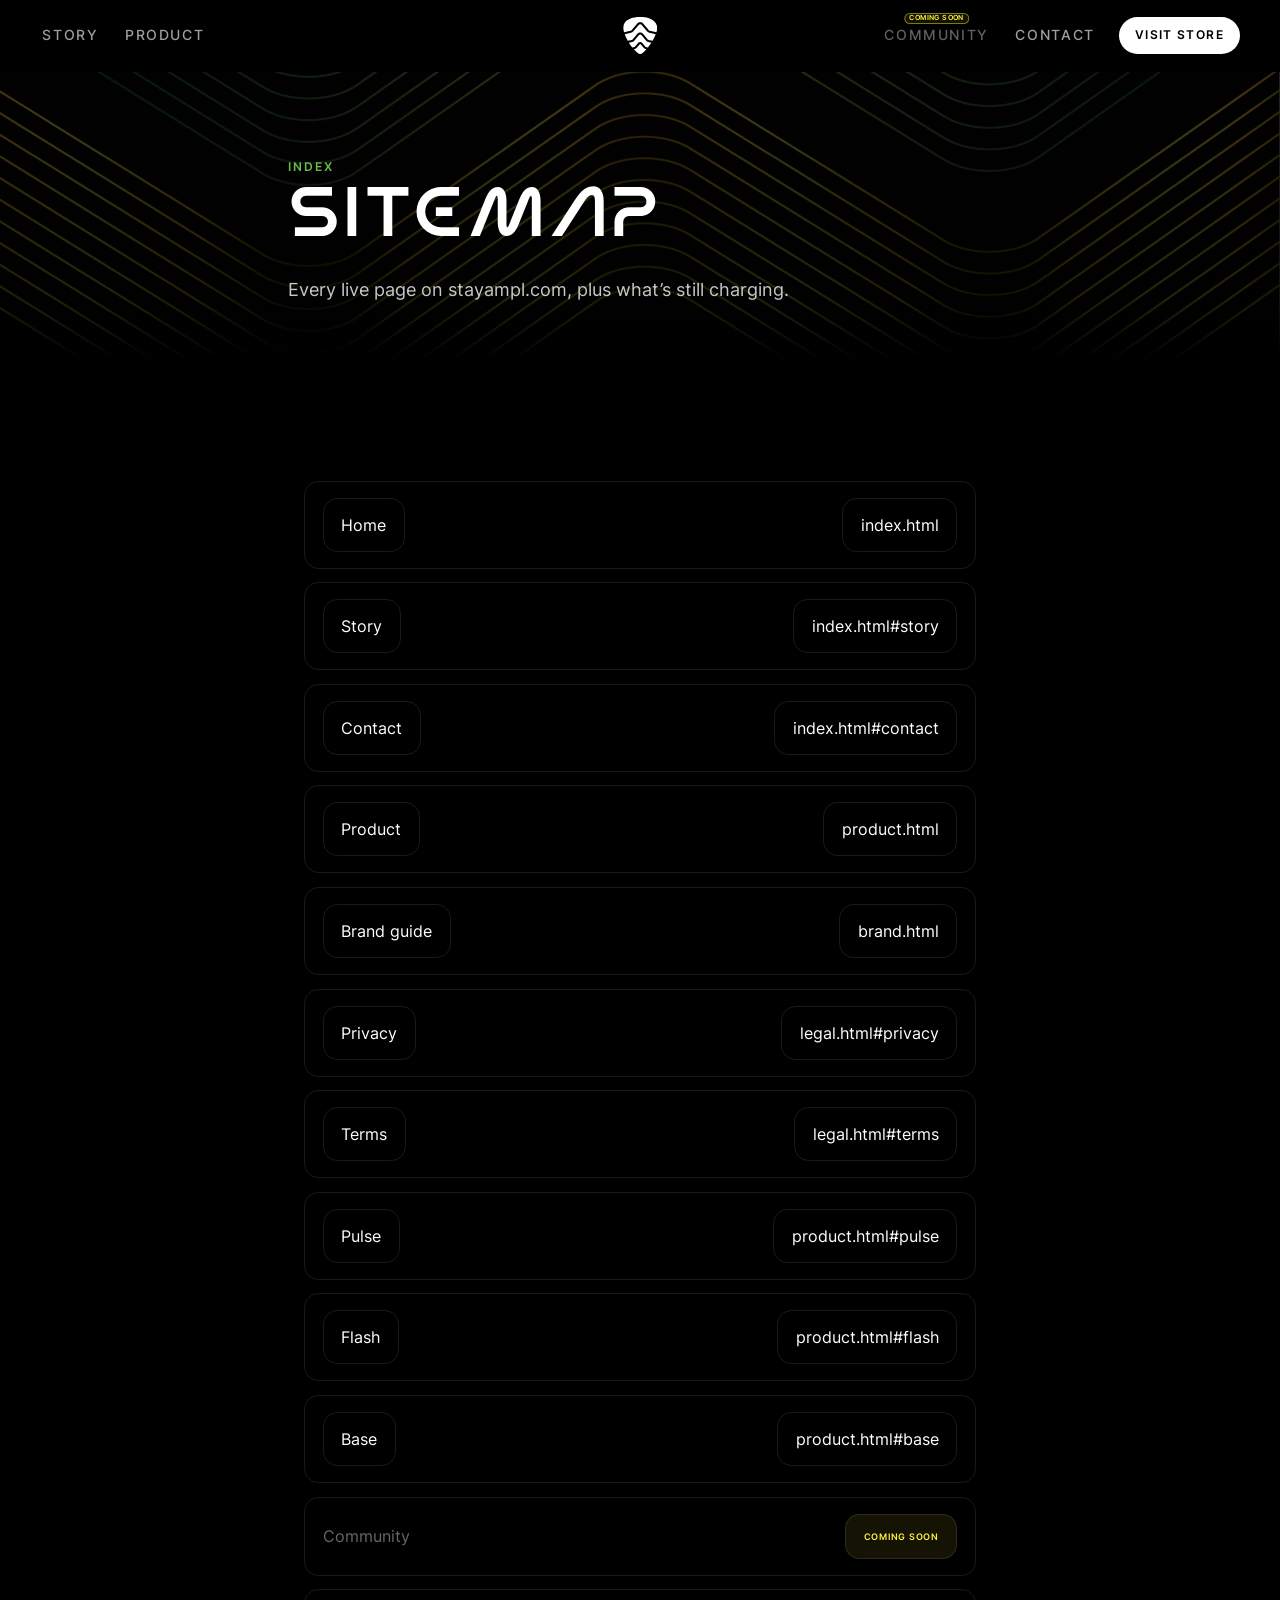
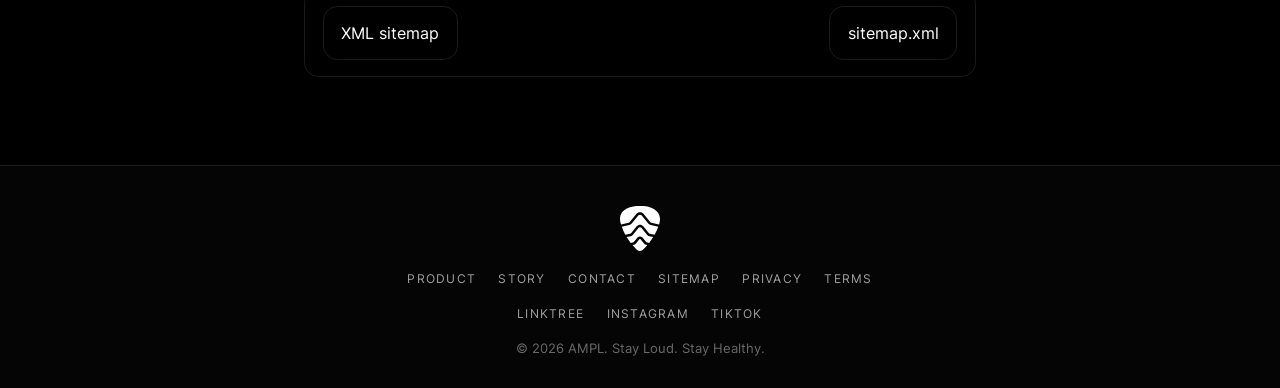
<file: sitemap.html>
<!DOCTYPE html>
<html lang="en">
  <head>
    <meta charset="UTF-8" />
    <meta name="viewport" content="width=device-width, initial-scale=1" />
    <title>HTML Sitemap | AMPL</title>
    <meta name="description" content="AMPL site map with links to home, products, legal pages, and brand resources." />
        <meta name="robots" content="index, follow, max-image-preview:large, max-snippet:-1, max-video-preview:-1" />
    <meta name="googlebot" content="index, follow" />
    <meta name="author" content="AMPL" />
    <meta name="keywords" content="AMPL sitemap" />
    <link rel="canonical" href="https://stayampl.com/sitemap.html" />
    <link rel="sitemap" type="application/xml" title="Sitemap" href="https://stayampl.com/sitemap.xml" />
    <meta name="theme-color" content="#000000" />
    <meta name="color-scheme" content="dark" />
    <meta property="og:locale" content="en_US" />
    <meta property="og:type" content="website" />
    <meta property="og:site_name" content="AMPL" />
    <meta property="og:title" content="Sitemap | AMPL" />
    <meta property="og:description" content="AMPL site map with links to home, products, legal pages, and brand resources." />
    <meta property="og:url" content="https://stayampl.com/sitemap.html" />
    <meta property="og:image" content="https://stayampl.com/images/bg-festival-crowd.jpg" />
    <meta property="og:image:secure_url" content="https://stayampl.com/images/bg-festival-crowd.jpg" />
    <meta property="og:image:type" content="image/jpeg" />
    <meta property="og:image:width" content="1024" />
    <meta property="og:image:height" content="768" />
    <meta property="og:image:alt" content="AMPL festival crowd atmosphere" />
    <meta name="twitter:card" content="summary_large_image" />
    <meta name="twitter:title" content="Sitemap | AMPL" />
    <meta name="twitter:description" content="AMPL site map with links to home, products, legal pages, and brand resources." />
    <meta name="twitter:image" content="https://stayampl.com/images/bg-festival-crowd.jpg" />
    <link rel="icon" href="images/logomark-white.svg" type="image/svg+xml" />
    <link rel="apple-touch-icon" href="images/logomark-white.svg" />
    <link rel="stylesheet" href="css/style.css?v=cta-crowd-bg" />
  </head>
  <body>
    <a class="skip-link" href="#main">Skip to content</a>

    <header class="site-header">
      <div class="nav-shell">
        <a class="nav-logo" href="index.html" aria-label="AMPL home">
          <img src="images/logomark-white.svg" alt="AMPL" width="40" height="40" />
        </a>

        <button
          class="nav-toggle"
          type="button"
          aria-expanded="false"
          aria-controls="site-nav"
          aria-label="Open menu"
        >
          <span></span>
          <span></span>
        </button>

        <nav id="site-nav" class="site-nav" aria-label="Primary">
          <button type="button" class="nav-close" hidden aria-label="Close menu">
            <span class="nav-close-x" aria-hidden="true">&times;</span>
            Close
          </button>
          <div class="nav-group nav-group-left">
            <a class="nav-link" href="index.html#story">Story</a>
            <a class="nav-link" href="product.html">Product</a>
          </div>
          <div class="nav-group nav-group-right">
            <span class="nav-link is-disabled" aria-disabled="true" title="Coming soon">
              <span class="tag-soon">Coming soon</span>
              Community
            </span>
            <a class="nav-link" href="index.html#contact">Contact</a>
            <a class="nav-cta" href="product.html">Visit Store</a>
          </div>
        </nav>
      </div>
    </header>

    <main id="main">
      <section class="page-hero" aria-labelledby="sitemap-title">
        <div class="hero-bg" aria-hidden="true"></div>
        <div class="page-hero-inner">
          <p class="eyebrow">Index</p>
          <h1 id="sitemap-title" class="page-title">Sitemap</h1>
          <p class="section-body">Every live page on stayampl.com, plus what’s still charging.</p>
        </div>
      </section>

      <section class="section">
        <div class="section-inner narrow">
          <ul class="sitemap-list">
            <li>
              <a href="index.html"><span>Home</span><span>index.html</span></a>
            </li>
            <li>
              <a href="index.html#story"><span>Story</span><span>index.html#story</span></a>
            </li>
            <li>
              <a href="index.html#contact"><span>Contact</span><span>index.html#contact</span></a>
            </li>
            <li>
              <a href="product.html"><span>Product</span><span>product.html</span></a>
            </li>
            <li>
              <a href="brand.html"><span>Brand guide</span><span>brand.html</span></a>
            </li>
            <li>
              <a href="legal.html#privacy"><span>Privacy</span><span>legal.html#privacy</span></a>
            </li>
            <li>
              <a href="legal.html#terms"><span>Terms</span><span>legal.html#terms</span></a>
            </li>
            <li>
              <a href="product.html#pulse"><span>Pulse</span><span>product.html#pulse</span></a>
            </li>
            <li>
              <a href="product.html#flash"><span>Flash</span><span>product.html#flash</span></a>
            </li>
            <li>
              <a href="product.html#base"><span>Base</span><span>product.html#base</span></a>
            </li>
            <li>
              <span class="is-disabled">
                Community
                <span class="tag-soon">Coming soon</span>
              </span>
            </li>
            <li>
              <a href="sitemap.xml"><span>XML sitemap</span><span>sitemap.xml</span></a>
            </li>
          </ul>
        </div>
      </section>
    </main>

    <footer class="site-footer">
      <div class="footer-inner">
        <a class="footer-logo" href="index.html" aria-label="AMPL home">
          <img src="images/logomark-white.svg" alt="AMPL" width="40" height="45" />
        </a>
        <nav class="footer-nav" aria-label="Footer">
          <a href="product.html">Product</a>
          <a href="index.html#story">Story</a>
          <a href="index.html#contact">Contact</a>
          <a href="sitemap.html">Sitemap</a>
          <a href="legal.html#privacy">Privacy</a>
          <a href="legal.html#terms">Terms</a>
        </nav>
        <nav class="footer-social" aria-label="Social">
          <a href="https://linktr.ee/stayampl" target="_blank" rel="noopener noreferrer">Linktree</a>
          <a href="https://www.instagram.com/stayampl" target="_blank" rel="noopener noreferrer">Instagram</a>
          <a href="https://www.tiktok.com/@stayampl" target="_blank" rel="noopener noreferrer">TikTok</a>
        </nav>
        <p class="footer-copy">&copy; <span data-year></span> AMPL. Stay Loud. Stay Healthy.</p>
      </div>
    </footer>

    <script src="js/main.js?v=cta-crowd-bg" defer></script>
  </body>
</html>
</file>
<file: css/style.css>
@font-face {
  font-family: "Moon Walk";
  src: url("../fonts/MoonWalk.otf") format("opentype");
  font-weight: 400;
  font-style: normal;
  font-display: swap;
}

@font-face {
  font-family: "Inter";
  src: url("../fonts/Inter-Regular.ttf") format("truetype");
  font-weight: 400;
  font-style: normal;
  font-display: swap;
}

@font-face {
  font-family: "Inter";
  src: url("../fonts/Inter-Medium.ttf") format("truetype");
  font-weight: 500;
  font-style: normal;
  font-display: swap;
}

@font-face {
  font-family: "Inter";
  src: url("../fonts/Inter-SemiBold.ttf") format("truetype");
  font-weight: 600;
  font-style: normal;
  font-display: swap;
}

:root {
  --bg: #000000;
  --bg-elevated: #0a0a0a;
  --fg: #ffffff;
  --fg-muted: rgba(255, 255, 255, 0.62);
  --fg-soft: rgba(255, 255, 255, 0.78);
  --line: rgba(255, 255, 255, 0.1);
  --green-deep: #00674f;
  --green: #67bd47;
  --yellow-deep: #b59410;
  --yellow: #fff33b;
  --red: #dd1f26;
  --orange: #dd8326;
  --pulse: #67bd47;
  --flash: #fff33b;
  --base: #dd8326;
  --font-display: "Moon Walk", "Arial Narrow", sans-serif;
  --font-body: "Inter", system-ui, sans-serif;
  --header-h: 4.5rem;
  --radius: 1.25rem;
  --shadow: 0 18px 48px rgba(0, 0, 0, 0.45);
}

*,
*::before,
*::after {
  box-sizing: border-box;
  margin: 0;
  padding: 0;
}

html {
  scroll-behavior: smooth;
  color-scheme: dark;
}

html,
body {
  max-width: 100vw;
  /* clip avoids creating a scroll containment that breaks position:sticky */
  overflow-x: clip;
}

body {
  min-height: 100%;
  color: var(--fg);
  background: var(--bg);
  font-family: var(--font-body);
  -webkit-font-smoothing: antialiased;
  -moz-osx-font-smoothing: grayscale;
}

body.nav-open {
  overflow: hidden;
}

.cursor-spotlight {
  position: fixed;
  inset: 0;
  z-index: 40;
  pointer-events: none;
  opacity: 0;
  background: radial-gradient(
    520px circle at var(--spot-x, 50%) var(--spot-y, 50%),
    rgba(255, 255, 255, 0.07),
    rgba(255, 255, 255, 0.025) 35%,
    transparent 70%
  );
  mix-blend-mode: screen;
  transition: opacity 0.4s ease;
}

.cursor-spotlight.is-on {
  opacity: 1;
}

body.nav-open::after {
  content: "";
  position: fixed;
  inset: 0;
  z-index: 45;
  background: rgba(0, 0, 0, 0.45);
}

img {
  display: block;
  max-width: 100%;
  height: auto;
}

a {
  color: inherit;
  text-decoration: none;
}

ul,
ol {
  list-style: none;
}

button {
  font: inherit;
  color: inherit;
  background: none;
  border: 0;
  cursor: pointer;
}

.skip-link {
  position: absolute;
  left: 1rem;
  top: -4rem;
  z-index: 100;
  padding: 0.7rem 1rem;
  background: var(--fg);
  color: var(--bg);
  font-size: 0.85rem;
  font-weight: 600;
}

.skip-link:focus {
  top: 1rem;
}

.visually-hidden {
  position: absolute;
  width: 1px;
  height: 1px;
  overflow: hidden;
  clip-path: inset(50%);
  white-space: nowrap;
}

.site-header {
  position: sticky;
  top: 0;
  z-index: 50;
  height: var(--header-h);
  border-bottom: 1px solid transparent;
  transition: border-color 0.25s ease;
}

.site-header::before {
  content: "";
  position: absolute;
  inset: 0;
  z-index: -1;
  pointer-events: none;
  background: rgba(0, 0, 0, 0.35);
  backdrop-filter: blur(16px);
  -webkit-backdrop-filter: blur(16px);
  transition: background 0.25s ease;
}

.site-header.is-scrolled {
  border-bottom-color: var(--line);
}

.site-header.is-scrolled::before {
  background: rgba(0, 0, 0, 0.82);
}

.nav-shell {
  position: relative;
  display: flex;
  align-items: center;
  justify-content: space-between;
  gap: 1rem;
  width: 100%;
  height: 100%;
  padding-inline: 2.5rem;
}

.nav-logo {
  position: absolute;
  top: 50%;
  left: 50%;
  z-index: 1;
  transform: translate(-50%, -50%);
}

.nav-logo img {
  width: 2.1rem;
  height: auto;
  filter: drop-shadow(0 2px 12px rgba(0, 0, 0, 0.4));
}

.nav-toggle {
  display: none;
  position: relative;
  z-index: 110;
  width: 2.75rem;
  height: 2.75rem;
  border-radius: 999px;
  border: 1px solid transparent;
  background: transparent;
}

.nav-toggle span {
  position: absolute;
  left: 50%;
  top: 50%;
  display: block;
  width: 1.35rem;
  height: 2px;
  margin: 0;
  background: var(--fg);
  transform: translate(-50%, -50%);
  transition: transform 0.25s ease, opacity 0.2s ease, background 0.2s ease;
}

.nav-toggle span:first-child {
  transform: translate(-50%, calc(-50% - 5px));
}

.nav-toggle span:last-child {
  transform: translate(-50%, calc(-50% + 5px));
}

.nav-toggle[aria-expanded="true"] {
  border-color: rgba(255, 255, 255, 0.22);
  background: rgba(255, 255, 255, 0.06);
}

.nav-toggle[aria-expanded="true"] span:first-child {
  transform: translate(-50%, -50%) rotate(45deg);
}

.nav-toggle[aria-expanded="true"] span:last-child {
  transform: translate(-50%, -50%) rotate(-45deg);
}

.nav-close {
  display: none;
}

body.nav-open .site-header {
  z-index: 100;
}

.site-nav {
  display: flex;
  align-items: center;
  justify-content: space-between;
  width: 100%;
}

.nav-group {
  display: flex;
  align-items: center;
  gap: 0.35rem 1.35rem;
}

.nav-link {
  display: inline-flex;
  align-items: center;
  gap: 0.45rem;
  padding: 0.45rem 0.15rem;
  font-size: 0.85rem;
  font-weight: 500;
  letter-spacing: 0.12em;
  text-transform: uppercase;
  color: var(--fg-muted);
  transition: color 0.2s ease;
}

.nav-link.is-active,
.nav-link:hover {
  color: var(--fg);
}

.nav-link.is-disabled {
  color: rgba(255, 255, 255, 0.38);
  cursor: not-allowed;
  pointer-events: none;
  user-select: none;
}

.tag-soon {
  display: inline-flex;
  align-items: center;
  padding: 0.18rem 0.42rem;
  border: 1px solid rgba(255, 243, 59, 0.45);
  border-radius: 999px;
  background: rgba(255, 243, 59, 0.08);
  color: var(--yellow);
  font-size: 0.58rem;
  font-weight: 600;
  letter-spacing: 0.08em;
  text-transform: uppercase;
  white-space: nowrap;
}

.site-nav .nav-link.is-disabled {
  position: relative;
}

.site-nav .tag-soon {
  position: absolute;
  left: 50%;
  bottom: calc(100% - 0.2rem);
  transform: translateX(-50%);
  padding: 0.06rem 0.28rem;
  font-size: 0.42rem;
  letter-spacing: 0.06em;
  line-height: 1;
}

.nav-cta,
.btn {
  display: inline-flex;
  align-items: center;
  justify-content: center;
  min-height: 2.7rem;
  padding: 0.7rem 1.2rem;
  border-radius: 999px;
  font-size: 0.75rem;
  font-weight: 600;
  letter-spacing: 0.12em;
  text-transform: uppercase;
  transition: transform 0.2s ease, background 0.2s ease, color 0.2s ease, border-color 0.2s ease;
}

.nav-cta,
.btn-primary {
  background: var(--fg);
  color: var(--bg);
}

.nav-cta {
  min-height: 2.3rem;
  padding: 0.52rem 1rem;
  font-size: 0.72rem;
}

.btn-ghost {
  border: 1px solid rgba(255, 255, 255, 0.28);
  color: var(--fg);
  background: rgba(255, 255, 255, 0.1);
}

@media (hover: hover) and (pointer: fine) {
  .nav-cta:hover,
  .btn-primary:hover {
    background: linear-gradient(180deg, #f4f4f4 0%, #cfcfcf 100%);
    color: var(--bg);
    transform: translateY(-1px);
  }

  .btn-ghost:hover {
    border-color: rgba(255, 255, 255, 0.55);
    background: rgba(255, 255, 255, 0.16);
    transform: translateY(-1px);
  }
}

.hero,
.page-hero {
  position: relative;
  isolation: isolate;
  overflow: hidden;
}

.hero-bg {
  position: absolute;
  inset: 0;
  z-index: -1;
  pointer-events: none;
}

.hero-bg::before {
  content: "";
  position: absolute;
  inset: 0;
  background-image: url("../images/bg-waves.jpg");
  background-size: cover;
  background-position: center;
  opacity: 0.38;
}

.hero-bg::after {
  content: "";
  position: absolute;
  inset: 0;
  background:
    radial-gradient(ellipse 55% 50% at 50% 48%, rgba(0, 0, 0, 0.12) 0%, transparent 70%),
    linear-gradient(180deg, rgba(0, 0, 0, 0.28) 0%, rgba(0, 0, 0, 0.62) 78%, #000 100%);
}

.hero {
  display: flex;
  align-items: stretch;
  width: 100%;
  min-height: 100svh;
  margin-top: calc(-1 * var(--header-h));
  padding: 0;
}

.hero-inner {
  display: flex;
  align-items: flex-end;
  justify-content: center;
  flex: 1;
  width: 100%;
  min-height: 100svh;
  padding: calc(var(--header-h) + 1.5rem) 1.25rem 7.25rem;
  position: relative;
  z-index: 1;
}

.hero {
  position: relative;
}

.hero-marquee {
  position: absolute;
  left: 0;
  right: 0;
  bottom: 0;
  z-index: 2;
  overflow: hidden;
  padding-block: 0.95rem;
  border-top: 1px solid rgba(255, 255, 255, 0.12);
  background:
    linear-gradient(180deg, rgba(0, 0, 0, 0.72) 0%, rgba(0, 0, 0, 0.55) 100%),
    linear-gradient(
      90deg,
      rgba(103, 189, 71, 0.55) 0%,
      rgba(255, 243, 59, 0.4) 35%,
      rgba(221, 131, 38, 0.45) 65%,
      rgba(221, 31, 38, 0.4) 100%
    );
  box-shadow: inset 0 1px 0 rgba(255, 243, 59, 0.12);
  -webkit-mask-image: linear-gradient(90deg, transparent, #000 8%, #000 92%, transparent);
  mask-image: linear-gradient(90deg, transparent, #000 8%, #000 92%, transparent);
}

.hero-marquee-track {
  display: flex;
  width: max-content;
  animation: hero-marquee 36s linear infinite;
}

.hero-marquee-group {
  display: flex;
  align-items: center;
  flex-shrink: 0;
}

.hero-marquee-group span {
  padding-inline: 1.1rem;
  color: #fff;
  font-size: 0.74rem;
  font-weight: 600;
  letter-spacing: 0.16em;
  text-transform: uppercase;
  white-space: nowrap;
  text-shadow: 0 1px 2px rgba(0, 0, 0, 0.65);
}

.hero-marquee-group .hero-marquee-dot {
  padding-inline: 0.2rem;
  color: var(--flash);
  text-shadow: 0 0 8px rgba(255, 243, 59, 0.55);
}

@keyframes hero-marquee {
  to {
    transform: translateX(-50%);
  }
}

.hero-content {
  max-width: none;
}

.hero-actions {
  display: flex;
  flex-wrap: wrap;
  justify-content: center;
  gap: 0.9rem;
  animation: hero-fade 0.85s ease 0.48s both;
}

.hero-actions .btn {
  min-height: 3.45rem;
  padding: 0.95rem 1.95rem;
  font-size: 0.9rem;
}

.hero-type {
  position: absolute;
  inset: 0;
  z-index: 0;
  margin: 0;
  pointer-events: none;
  font-family: var(--font-display);
  font-weight: 400;
  color: rgba(255, 255, 255, 0.94);
}

.hero-type-tl,
.hero-type-br {
  position: absolute;
  display: flex;
  flex-direction: column;
  /* Cap at the 1440 composition so larger screens don't blow the type out */
  font-size: clamp(3.4rem, 8.2vw, 7.4rem);
  letter-spacing: -0.045em;
  line-height: 0.82;
}

.hero-type-tl span,
.hero-type-br span {
  display: block;
  white-space: nowrap;
}

.hero-type-tl {
  top: calc(var(--header-h) + 1.15rem);
  /* Same inset as ≤1440; on wider screens keep that 1440 frame centered */
  left: max(clamp(1.15rem, 4vw, 3.75rem), calc(50% - 720px + 3.6rem));
  align-items: flex-start;
  text-align: left;
  animation: hero-fade 0.95s ease both;
}

.hero-type-br {
  right: max(clamp(1.15rem, 4vw, 3.75rem), calc(50% - 720px + 3.6rem));
  bottom: 13.75rem;
  align-items: flex-end;
  text-align: right;
  animation: hero-fade 0.95s ease 0.28s both;
}

.hero-sachet-stack {
  display: grid;
  place-items: center;
  animation:
    hero-kv-in 1.1s ease 0.12s both,
    hero-kv-float 4.8s ease-in-out 1.22s infinite;
}

.hero-sachet {
  grid-area: 1 / 1;
  width: auto;
  height: min(72vh, 38rem);
  transform: rotate(30deg);
  transform-origin: center center;
  filter: drop-shadow(0 28px 50px rgba(0, 0, 0, 0.65));
  opacity: 0;
  z-index: 0;
  transition: opacity 0.38s ease;
}

@media (min-width: 1440px) {
  .hero-type-tl,
  .hero-type-br {
    font-size: clamp(7.6rem, 6.4vw, 9.25rem);
  }

  .hero-sachet {
    height: min(80vh, 46rem);
  }
}

@media (min-width: 1800px) {
  .hero-type-tl,
  .hero-type-br {
    font-size: clamp(8.4rem, 5.8vw, 10.25rem);
  }

  .hero-sachet {
    height: min(82vh, 52rem);
  }
}

.hero-sachet.is-active {
  opacity: 1;
  z-index: 1;
}

@keyframes hero-fade {
  from {
    opacity: 0;
    transform: translateY(0.7rem);
  }
  to {
    opacity: 1;
    transform: none;
  }
}

@keyframes hero-kv-in {
  from {
    opacity: 0;
    transform: translateY(0.9rem);
  }
  to {
    opacity: 1;
    transform: none;
  }
}

@keyframes hero-kv-float {
  0%,
  100% {
    transform: translateY(0.55rem);
  }
  50% {
    transform: translateY(-0.55rem);
  }
}

.hero-visual {
  position: absolute;
  inset: 0;
  z-index: 1;
  display: grid;
  place-items: center;
  pointer-events: none;
}

.hero-mark {
  width: 3.25rem;
  height: auto;
  margin-bottom: 1.25rem;
  filter: drop-shadow(0 8px 24px rgba(0, 0, 0, 0.4));
}

.hero-title,
.page-title,
.section-title {
  font-family: var(--font-display);
  font-weight: 400;
  letter-spacing: 0.06em;
  text-transform: uppercase;
  line-height: 1.12;
}

.hero-title {
  font-size: clamp(4rem, 10vw, 7.5rem);
  margin-bottom: 1rem;
}

.hero-sub,
.section-body {
  color: var(--fg-soft);
  font-size: clamp(1rem, 1.6vw, 1.15rem);
  line-height: 1.6;
}

.page-hero {
  padding: 5.5rem 0 3.5rem;
}

.page-hero-inner,
.section-inner {
  width: min(1180px, calc(100% - 2.5rem));
  margin-inline: auto;
}

.page-hero-inner {
  max-width: 44rem;
}

.product-hero .page-hero-inner {
  max-width: min(68rem, 100%);
}

.page-title {
  font-size: clamp(2.4rem, 6vw, 4.4rem);
  margin: 0.4rem 0 1rem;
}

.product-hero .page-title {
  max-width: none;
  text-wrap: wrap;
  white-space: normal;
}

.product-hero .product-hero-lede {
  max-width: none;
  text-wrap: wrap;
}

.section {
  padding: 5.5rem 0;
}

.section-inner.narrow {
  max-width: 42rem;
  text-align: center;
}

.section-inner.legal {
  max-width: 42rem;
}

.legal-copy {
  color: var(--fg-soft);
  font-size: 1.02rem;
  line-height: 1.7;
}

.legal-copy p + p,
.legal-copy ul {
  margin-top: 0.95rem;
}

.legal-copy ul {
  padding-left: 1.2rem;
}

.legal-copy li {
  list-style: disc;
  margin-top: 0.35rem;
  color: var(--fg-muted);
}

.legal-copy a {
  text-decoration: underline;
  text-underline-offset: 0.18em;
}

.legal-copy a:hover {
  color: var(--fg);
}

.section-inner.split {
  display: grid;
  grid-template-columns: 1.15fr 0.85fr;
  gap: 2.5rem;
  align-items: stretch;
}

.section-head {
  max-width: 38rem;
  margin-bottom: 2.5rem;
}

.products .section-head {
  margin-inline: auto;
  text-align: center;
}

.eyebrow,
.variant-label {
  color: var(--green);
  font-size: 0.72rem;
  font-weight: 600;
  letter-spacing: 0.18em;
  text-transform: uppercase;
}

.section-title {
  font-size: clamp(2rem, 5vw, 3.4rem);
  margin: 0.45rem 0 0.9rem;
}

.section-actions {
  display: flex;
  justify-content: center;
  margin-top: 2.5rem;
}

.has-photo {
  position: relative;
  isolation: isolate;
  overflow: hidden;
}

.section.has-photo {
  border-top: 1px solid var(--line);
}

.has-photo::before {
  content: "";
  position: absolute;
  inset: 0;
  z-index: -2;
  background-image: var(--section-photo);
  background-size: cover;
  background-position: center;
  transform: scale(1.02);
}

.has-photo::after {
  content: "";
  position: absolute;
  inset: 0;
  z-index: -1;
  background: var(
    --section-overlay,
    linear-gradient(180deg, rgba(0, 0, 0, 0.72) 0%, rgba(0, 0, 0, 0.82) 55%, rgba(0, 0, 0, 0.9) 100%)
  );
}

.has-photo > .section-inner,
.has-photo > .stack-card-inner {
  position: relative;
  z-index: 1;
}

.story {
  --section-photo: url("../images/bg-festival-stage.jpg");
  --section-overlay:
    linear-gradient(105deg, rgba(0, 0, 0, 0.78) 0%, rgba(0, 0, 0, 0.52) 52%, rgba(0, 0, 0, 0.68) 100%),
    linear-gradient(180deg, rgba(0, 0, 0, 0.22), rgba(0, 0, 0, 0.68));
  min-height: min(92vh, 54rem);
  padding: 9.5rem 0;
  border-top: 1px solid var(--line);
  display: flex;
  align-items: center;
}

.hero + .story {
  border-top: 0;
}

.story > .section-inner {
  width: min(1180px, calc(100% - 2.5rem));
  margin-inline: auto;
}

.story-frame {
  display: grid;
  grid-template-columns: minmax(0, 1fr) minmax(0, 1.15fr);
  gap: 3.5rem 5.5rem;
  align-items: stretch;
}

.story-intro {
  display: flex;
  flex-direction: column;
  min-height: 100%;
}

.story-title {
  margin-top: 1.25rem;
  font-family: var(--font-display);
  font-weight: 400;
  font-size: clamp(2.2rem, 4.2vw, 3.6rem);
  letter-spacing: 0.02em;
  text-transform: uppercase;
  line-height: 1.02;
}

.story-statement {
  max-width: 34rem;
  margin-top: auto;
  padding-top: 2.5rem;
  color: var(--fg);
  font-size: clamp(1.15rem, 1.9vw, 1.4rem);
  font-weight: 500;
  line-height: 1.55;
  letter-spacing: 0.01em;
}

.story-copy {
  display: grid;
  gap: 1.15rem;
  max-width: 38rem;
  padding-top: 0.35rem;
}

.story-copy p {
  color: var(--fg-soft);
  font-size: 1.08rem;
  line-height: 1.75;
}

.story-copy .story-lead {
  color: var(--fg);
  font-size: 1.2rem;
  font-weight: 500;
  line-height: 1.5;
  margin-bottom: 0.2rem;
}

.products,
.variants {
  position: relative;
  isolation: isolate;
  overflow: hidden;
  border-top: 1px solid var(--line);
  background: #050505;
}

.products::before,
.variants::before {
  content: "";
  position: absolute;
  inset: 0;
  z-index: -2;
  background-image: url("../images/bg-waves.jpg");
  background-size: cover;
  background-position: center 35%;
  opacity: 0.2;
  filter: saturate(0.75) brightness(0.55);
}

.products::after,
.variants::after {
  content: "";
  position: absolute;
  inset: 0;
  z-index: -1;
  pointer-events: none;
  background:
    url("data:image/svg+xml,%3Csvg xmlns='http://www.w3.org/2000/svg' viewBox='0 0 1440 560' preserveAspectRatio='none'%3E%3Cpath fill='none' stroke='%2367bd47' stroke-opacity='0.16' stroke-width='1.2' d='M-40 180c120-70 240-70 360 0s240 70 360 0 240-70 360 0 240 70 360 0 240-70 360 0'/%3E%3Cpath fill='none' stroke='%23fff33b' stroke-opacity='0.08' stroke-width='1' d='M-40 260c120-55 240-55 360 0s240 55 360 0 240-55 360 0 240 55 360 0 240-55 360 0'/%3E%3Cpath fill='none' stroke='%2367bd47' stroke-opacity='0.1' stroke-width='1' d='M-40 340c120-45 240-45 360 0s240 45 360 0 240-45 360 0 240 45 360 0 240-45 360 0'/%3E%3C/svg%3E")
      center 42% / 140% auto no-repeat,
    radial-gradient(ellipse 65% 45% at 50% 18%, rgba(103, 189, 71, 0.07), transparent 62%),
    linear-gradient(180deg, rgba(0, 0, 0, 0.58) 0%, rgba(0, 0, 0, 0.78) 100%);
}

.products > .section-inner,
.variants > .section-inner {
  position: relative;
  z-index: 1;
}

.product-grid {
  display: grid;
  grid-template-columns: repeat(3, 1fr);
  gap: 1.1rem;
}

.product-tile a {
  display: flex;
  flex-direction: column;
  align-items: center;
  height: 100%;
  padding: 1.1rem 1.1rem 1.4rem;
  border: 1px solid var(--line);
  border-radius: var(--radius);
  background: linear-gradient(180deg, rgba(255, 255, 255, 0.04), rgba(255, 255, 255, 0.015));
  text-align: center;
  transition: transform 0.25s ease, border-color 0.25s ease, background 0.25s ease;
}

.product-tile img {
  width: 100%;
  max-height: 18rem;
  object-fit: contain;
  margin-bottom: 1.1rem;
  filter: drop-shadow(0 16px 28px rgba(0, 0, 0, 0.4));
}

.product-tile h3 {
  font-family: var(--font-display);
  font-size: 1.7rem;
  letter-spacing: 0.08em;
  text-transform: uppercase;
  margin-bottom: 0.45rem;
}

.product-flavor {
  margin: 0.2rem 0 0.55rem;
  color: var(--yellow);
  font-size: 0.78rem;
  font-weight: 600;
  letter-spacing: 0.12em;
  text-transform: uppercase;
}

.product-tile p:last-child {
  color: var(--fg-muted);
  font-size: 0.95rem;
  line-height: 1.5;
}

.product-tile:nth-child(1) .product-flavor { color: var(--base); }
.product-tile:nth-child(2) .product-flavor { color: var(--flash); }
.product-tile:nth-child(3) .product-flavor { color: var(--pulse); }

@media (hover: hover) and (pointer: fine) {
  .product-tile a:hover {
    transform: translateY(-6px);
    border-color: rgba(103, 189, 71, 0.45);
    background: rgba(255, 255, 255, 0.05);
  }
}

.products .section-head {
  max-width: 54rem;
}

.is-pulse {
  --accent: var(--pulse);
}

.is-flash {
  --accent: var(--flash);
}

.is-base {
  --accent: var(--red);
}

.protocol-timeline {
  display: grid;
  grid-template-columns: repeat(3, 1fr);
  gap: 1.1rem;
  margin-bottom: 1.1rem;
}

.protocol-timeline li {
  padding: 1rem 0 0;
  border-top: 2px solid var(--accent);
}

.protocol-when {
  display: inline-flex;
  align-items: center;
  gap: 0.5rem;
  color: var(--fg);
  font-size: 0.72rem;
  font-weight: 600;
  letter-spacing: 0.18em;
  text-transform: uppercase;
}

.protocol-when::before {
  content: "";
  width: 0.5rem;
  height: 0.5rem;
  border-radius: 50%;
  background: var(--accent);
  box-shadow: 0 0 10px var(--accent);
}

.protocol-timeline p {
  margin-top: 0.45rem;
  color: var(--fg-muted);
  font-size: 0.9rem;
  line-height: 1.5;
}

.protocol-grid {
  display: grid;
  grid-template-columns: repeat(3, 1fr);
  gap: 1.5rem;
  margin-top: 2.5rem;
  padding: 1.75rem 0 0.5rem;
  overflow: visible;
}

.protocol-card {
  perspective: 1400px;
  overflow: visible;
}

.protocol-flip {
  position: relative;
  height: 100%;
  min-height: 34rem;
  transform-style: preserve-3d;
  transition: transform 0.55s cubic-bezier(0.22, 1, 0.36, 1);
  overflow: visible;
}

.protocol-face {
  display: flex;
  flex-direction: column;
  width: 100%;
  height: 100%;
  min-height: 34rem;
  padding: 1.25rem 1.35rem 1.35rem;
  border: 1px solid var(--line);
  border-top: 2px solid var(--accent);
  border-radius: var(--radius);
  background:
    radial-gradient(ellipse 80% 45% at 50% 0%, color-mix(in srgb, var(--accent) 10%, transparent), transparent 70%),
    linear-gradient(180deg, rgba(255, 255, 255, 0.035), rgba(255, 255, 255, 0.01));
  backface-visibility: hidden;
  -webkit-backface-visibility: hidden;
}

.protocol-face-front {
  position: absolute;
  inset: 0;
  overflow: hidden;
  padding-top: 1.35rem;
  cursor: pointer;
  transform: rotateY(0deg);
  z-index: 2;
}

.protocol-face-back {
  position: absolute;
  inset: 0;
  transform: rotateY(180deg);
  justify-content: space-between;
  overflow: hidden;
  cursor: pointer;
  z-index: 1;
  background:
    radial-gradient(ellipse 90% 55% at 50% 0%, color-mix(in srgb, var(--accent) 14%, transparent), transparent 70%),
    #0a0a0a;
}

.protocol-card-top {
  position: relative;
  z-index: 3;
  display: flex;
  align-items: center;
  justify-content: space-between;
  gap: 0.75rem;
}

.protocol-step {
  color: var(--accent);
  font-size: 0.7rem;
  font-weight: 600;
  letter-spacing: 0.18em;
  text-transform: uppercase;
}

.protocol-status {
  padding: 0.22rem 0.55rem;
  border: 1px solid color-mix(in srgb, var(--accent) 45%, transparent);
  border-radius: 999px;
  color: color-mix(in srgb, var(--accent) 85%, white);
  font-size: 0.62rem;
  font-weight: 600;
  letter-spacing: 0.1em;
  text-transform: uppercase;
  white-space: nowrap;
}

.protocol-face-front img {
  position: relative;
  z-index: 1;
  align-self: center;
  width: auto;
  height: clamp(15.5rem, 24vw, 19.5rem);
  margin: 1.15rem 0 0.15rem;
  transform: translateY(0) rotate(12deg);
  transform-origin: center center;
  filter: drop-shadow(0 22px 36px rgba(0, 0, 0, 0.62));
  animation: protocol-pack-float 4.8s ease-in-out infinite;
  will-change: transform;
  pointer-events: none;
  backface-visibility: hidden;
  -webkit-backface-visibility: hidden;
}

.protocol-card.is-pulse .protocol-face-front img {
  animation-delay: 0s;
}

.protocol-card.is-flash .protocol-face-front img {
  animation-delay: 0.85s;
}

.protocol-card.is-base .protocol-face-front img {
  animation-delay: 1.7s;
}

@keyframes protocol-pack-float {
  0%,
  100% {
    transform: translateY(0.35rem) rotate(12deg);
  }
  50% {
    transform: translateY(-0.4rem) rotate(12deg);
  }
}

.protocol-face-front h3 {
  margin-top: auto;
  font-family: var(--font-display);
  font-weight: 400;
  font-size: 1.7rem;
  letter-spacing: 0.08em;
  text-transform: uppercase;
}

.protocol-function {
  margin-top: 0.25rem;
  margin-bottom: 0.15rem;
  color: var(--accent);
  font-size: 0.9rem;
  font-weight: 600;
}

.protocol-flip-hint {
  margin-top: 0.55rem;
  padding-top: 0;
  color: var(--fg-muted);
  font-size: 0.68rem;
  font-weight: 600;
  letter-spacing: 0.14em;
  text-transform: uppercase;
}

.protocol-specs {
  display: grid;
  gap: 1.35rem;
  margin-top: 1.6rem;
}

.protocol-specs dt {
  color: var(--accent);
  font-size: 0.78rem;
  font-weight: 600;
  letter-spacing: 0.14em;
  text-transform: uppercase;
}

.protocol-specs dd {
  margin-top: 0.4rem;
  color: var(--fg);
  font-size: 1.08rem;
  line-height: 1.5;
}

.protocol-face-cta {
  align-self: flex-start;
  margin-top: 1.25rem;
  min-height: 2.4rem;
  padding: 0.55rem 1.1rem;
  font-size: 0.7rem;
}

.protocol-card.is-flipped .protocol-flip {
  transform: rotateY(180deg);
}

/* Mobile Safari often fails backface-visibility on animated images —
   force-hide the front (and pack art) once the card is flipped. */
.protocol-card.is-flipped .protocol-face-front {
  opacity: 0;
  visibility: hidden;
  pointer-events: none;
  z-index: 0;
}

.protocol-card.is-flipped .protocol-face-back {
  z-index: 2;
}

.protocol-card.is-flipped .protocol-face-front img {
  animation: none;
  opacity: 0;
  visibility: hidden;
}

@media (prefers-reduced-motion: reduce) {
  .protocol-flip {
    transform: none !important;
  }

  .protocol-face-front {
    position: relative;
    inset: auto;
  }

  .protocol-face-front img {
    animation: none;
    transform: rotate(12deg);
  }

  .protocol-face-back {
    position: static;
    transform: none;
    margin-top: 0.75rem;
    min-height: 0;
  }

  .protocol-card.is-flipped .protocol-face-front,
  .protocol-card.is-flipped .protocol-face-front img {
    opacity: 1;
    visibility: visible;
    pointer-events: auto;
  }
}

.protocol-extras {
  display: grid;
  grid-template-columns: 1fr 1.25fr;
  gap: 1.1rem;
  margin-top: 2.25rem;
  align-items: stretch;
}

.protocol-format,
.protocol-flavor-panel {
  padding: 1.5rem 1.6rem 1.65rem;
  border: 1px solid var(--line);
  border-radius: var(--radius);
  background: linear-gradient(180deg, rgba(255, 255, 255, 0.04), rgba(255, 255, 255, 0.015));
}

.protocol-format {
  background:
    radial-gradient(ellipse 70% 60% at 0% 0%, rgba(103, 189, 71, 0.08), transparent 55%),
    linear-gradient(180deg, rgba(255, 255, 255, 0.04), rgba(255, 255, 255, 0.015));
}

.protocol-flavor-panel {
  background:
    radial-gradient(ellipse 60% 55% at 100% 0%, rgba(232, 74, 166, 0.07), transparent 55%),
    linear-gradient(180deg, rgba(255, 255, 255, 0.04), rgba(255, 255, 255, 0.015));
}

.protocol-extras h3 {
  margin-bottom: 0.65rem;
  color: var(--fg);
  font-size: 0.72rem;
  font-weight: 600;
  letter-spacing: 0.16em;
  text-transform: uppercase;
}

.protocol-extras p {
  color: var(--fg-muted);
  font-size: 0.92rem;
  line-height: 1.55;
}

.protocol-format-points {
  list-style: none;
  display: grid;
  grid-template-columns: repeat(3, 1fr);
  gap: 0.65rem;
  margin-top: 1.15rem;
}

.protocol-format-points li {
  display: flex;
  flex-direction: column;
  align-items: center;
  justify-content: flex-start;
  gap: 0.55rem;
  padding: 0.9rem 0.55rem 0.95rem;
  border: 1px solid rgba(103, 189, 71, 0.22);
  border-radius: calc(var(--radius) - 0.25rem);
  background: rgba(103, 189, 71, 0.05);
  color: var(--fg-soft);
  font-size: 0.82rem;
  font-weight: 500;
  line-height: 1.35;
  text-align: center;
}

.protocol-format-icon {
  display: grid;
  place-items: center;
  width: 2.15rem;
  height: 2.15rem;
  border: 1px solid rgba(103, 189, 71, 0.35);
  border-radius: 0.65rem;
  color: var(--pulse);
  background: rgba(103, 189, 71, 0.08);
  flex-shrink: 0;
}

.protocol-format-icon svg {
  width: 1.05rem;
  height: 1.05rem;
}

.protocol-flavors {
  list-style: none;
  display: grid;
  grid-template-columns: repeat(6, 1fr);
  gap: 0.7rem;
  margin-top: 1rem;
}

.protocol-flavors li {
  grid-column: span 2;
  display: inline-flex;
  align-items: center;
  justify-content: center;
  gap: 0.55rem;
  min-width: 0;
  padding: 0.62rem 0.85rem 0.62rem 0.55rem;
  border: 1px solid color-mix(in srgb, var(--flavor) 42%, transparent);
  border-radius: 999px;
  color: var(--fg);
  background: color-mix(in srgb, var(--flavor) 12%, transparent);
  font-size: 0.92rem;
  font-weight: 500;
  letter-spacing: 0.01em;
  transition: transform 0.2s ease, border-color 0.2s ease, background 0.2s ease;
}

/* Second row: 2 chips that fill the full width */
.protocol-flavors li:nth-child(4),
.protocol-flavors li:nth-child(5) {
  grid-column: span 3;
}

.flavor-icon {
  display: grid;
  place-items: center;
  width: 1.95rem;
  height: 1.95rem;
  border-radius: 50%;
  color: var(--flavor);
  background: color-mix(in srgb, var(--flavor) 18%, #000);
  flex-shrink: 0;
}

.flavor-icon svg {
  width: 1.15rem;
  height: 1.15rem;
}

.flavor-apple { --flavor: #7cb342; }
.flavor-dragon { --flavor: #e84aa6; }
.flavor-raspberry { --flavor: #e4456a; }
.flavor-citrus { --flavor: #ff8f6b; }
.flavor-pomegranate { --flavor: #c23b6e; }

@media (hover: hover) and (pointer: fine) {
  .protocol-flavors li:hover {
    transform: translateY(-2px);
    border-color: color-mix(in srgb, var(--flavor) 70%, transparent);
    background: color-mix(in srgb, var(--flavor) 20%, transparent);
  }
}

.ritual {
  background:
    radial-gradient(ellipse 70% 80% at 90% 20%, rgba(103, 189, 71, 0.08), transparent 55%),
    #050505;
}

.steps {
  display: grid;
  gap: 1rem;
  margin-top: 1.75rem;
  counter-reset: step;
}

.steps li {
  display: grid;
  grid-template-columns: auto 1fr;
  gap: 0.2rem 0.9rem;
  align-items: start;
}

.steps li::before {
  counter-increment: step;
  content: counter(step, decimal-leading-zero);
  grid-row: 1 / span 2;
  color: var(--green);
  font-family: var(--font-display);
  font-size: 1.15rem;
  letter-spacing: 0.08em;
  padding-top: 0.15rem;
}

.steps strong {
  font-size: 1.05rem;
}

.steps span {
  color: var(--fg-muted);
  line-height: 1.5;
}

.steps.centered {
  text-align: left;
}

.ritual-panel {
  display: flex;
  flex-direction: column;
  justify-content: flex-end;
  padding: 2rem;
  border: 1px solid var(--line);
  border-radius: var(--radius);
  background:
    linear-gradient(180deg, rgba(103, 189, 71, 0.12), rgba(221, 131, 38, 0.08)),
    #0b0b0b;
}

.ritual-quote {
  font-family: var(--font-display);
  font-size: clamp(1.6rem, 3vw, 2.3rem);
  letter-spacing: 0.05em;
  text-transform: uppercase;
  line-height: 1.2;
}

.ritual-note {
  margin-top: 1rem;
  color: var(--fg-muted);
}

.cta {
  position: relative;
  isolation: isolate;
  overflow: hidden;
  text-align: center;
  border-top: 1px solid var(--line);
  margin-top: 1.5rem;
  padding-top: 7rem;
  padding-bottom: 6rem;
  background: #050505;
}

.cta::before {
  content: "";
  position: absolute;
  inset: 0;
  z-index: -2;
  background-image: url("../images/bg-cta-crowd.jpg");
  background-size: cover;
  background-position: center 40%;
}

.cta::after {
  content: "";
  position: absolute;
  inset: 0;
  z-index: -1;
  pointer-events: none;
  background:
    radial-gradient(ellipse 70% 55% at 50% 45%, rgba(0, 0, 0, 0.35), transparent 70%),
    linear-gradient(180deg, rgba(0, 0, 0, 0.62) 0%, rgba(0, 0, 0, 0.72) 55%, rgba(0, 0, 0, 0.82) 100%);
}

.cta-inner {
  position: relative;
  z-index: 1;
  max-width: min(60rem, 100%);
  text-align: center;
}

.cta .section-title {
  text-wrap: wrap;
  max-width: none;
}

.cta .section-body {
  max-width: min(48rem, 100%);
  margin-inline: auto;
  text-wrap: wrap;
}

.cta .hero-actions {
  margin-top: 2rem;
  gap: 0.85rem 1rem;
}

.stack-band {
  position: relative;
  z-index: 1;
  padding: 1.25rem;
  background: #0e0e0e;
}

.stack-card {
  position: sticky;
  top: calc(var(--header-h) + 0.85rem);
  height: calc(100vh - var(--header-h) - 2rem);
  height: calc(100dvh - var(--header-h) - 2rem);
  display: flex;
  align-items: flex-end;
  overflow: hidden;
  border-radius: 1.85rem;
  background: #0a0a0a;
  box-shadow: 0 32px 80px rgba(0, 0, 0, 0.5);
  scroll-margin-top: calc(var(--header-h) + 0.85rem);
}

.stack-card.squad {
  z-index: 1;
  align-items: center;
  justify-content: center;
}

.stack-spacer {
  height: 70vh;
  pointer-events: none;
}

.stack-card.fund {
  z-index: 2;
}

.stack-card-inner {
  position: relative;
  z-index: 1;
  width: min(46rem, calc(100% - 4rem));
  margin: 0 0 3rem 2.75rem;
  padding: 0;
}

.stack-card.squad .stack-card-inner {
  width: min(36rem, calc(100% - 3rem));
  margin: 0;
  text-align: center;
}

.stack-card-title {
  margin: 0.35rem 0 1rem;
  font-size: clamp(2.6rem, 6vw, 4.6rem);
  line-height: 0.96;
  letter-spacing: -0.02em;
}

.stack-card-title span {
  color: rgba(255, 255, 255, 0.4);
}

.stack-card-copy {
  margin: 0;
  max-width: 34rem;
  color: rgba(255, 255, 255, 0.88);
  font-size: 1.05rem;
  line-height: 1.65;
}

.stack-card.squad .stack-card-copy {
  margin-inline: auto;
}

.squad {
  --section-photo: url("../images/bg-community.jpg");
  --section-overlay:
    linear-gradient(180deg, rgba(0, 0, 0, 0.42) 0%, rgba(0, 0, 0, 0.58) 50%, rgba(0, 0, 0, 0.72) 100%),
    radial-gradient(ellipse 55% 50% at 50% 45%, rgba(103, 189, 71, 0.14), transparent 55%);
}

.squad.has-photo::before {
  background-position: center center;
  border-radius: inherit;
}

.squad.has-photo::after {
  border-radius: inherit;
}

.squad-tag {
  display: inline-flex;
  margin: 0 0 1rem;
}

.stack-card.squad .squad-tag {
  margin-inline: auto;
}

.fund {
  isolation: isolate;
  background: #050505;
}

.fund-media {
  position: absolute;
  inset: 0;
  z-index: -2;
  overflow: hidden;
  border-radius: inherit;
}

.fund-video {
  width: 100%;
  height: 100%;
  object-fit: cover;
  object-position: center center;
}

.fund::after {
  content: "";
  position: absolute;
  inset: 0;
  z-index: -1;
  pointer-events: none;
  border-radius: inherit;
  background:
    linear-gradient(90deg, rgba(0, 0, 0, 0.78) 0%, rgba(0, 0, 0, 0.4) 48%, rgba(0, 0, 0, 0.2) 100%),
    linear-gradient(180deg, rgba(0, 0, 0, 0.25) 0%, rgba(0, 0, 0, 0.15) 40%, rgba(0, 0, 0, 0.7) 100%);
}

.fund-sub {
  color: var(--fg);
  font-size: 1.05rem;
  font-weight: 500;
  margin: 0 0 0.95rem;
}

@media (prefers-reduced-motion: reduce) {
  .stack-card {
    position: relative;
    top: auto;
    height: min(78vh, 40rem);
    margin-bottom: 1.15rem;
  }

  .stack-spacer {
    display: none;
  }

  .fund-video {
    display: none;
  }

  .fund-media {
    background:
      linear-gradient(180deg, rgba(0, 0, 0, 0.55), rgba(0, 0, 0, 0.75)),
      url("../images/bg-festival-confetti.jpg") center / cover no-repeat;
  }
}

.contact .section-head .section-title {
  font-size: clamp(1.8rem, 3.6vw, 2.8rem);
}

.contact-channels .brand-card {
  padding: 1.25rem 1.35rem 1.4rem;
}

/* Match newsletter: green eyebrow + body-font title (not Moon Walk display) */
.contact-channels .brand-card .eyebrow {
  color: var(--green);
  font-size: 0.72rem;
  font-weight: 600;
  letter-spacing: 0.18em;
  text-transform: uppercase;
}

.contact-channels .brand-card h3 {
  font-family: var(--font-body);
  font-size: 1rem;
  font-weight: 600;
  letter-spacing: 0;
  text-transform: none;
  line-height: 1.35;
  margin: 0.3rem 0 0;
  color: var(--fg);
}

.contact-channels .brand-card > p:not(.eyebrow) {
  margin-top: 0.45rem;
  color: var(--fg-muted);
  font-size: 0.92rem;
  line-height: 1.45;
}

.newsletter {
  display: grid;
  gap: 0.95rem;
  margin: 0;
  padding: 1.25rem 1.35rem 1.4rem;
  border: 1px solid var(--line);
  border-radius: var(--radius);
  background: var(--bg-elevated);
}

.newsletter h3 {
  margin-top: 0.3rem;
  font-size: 1rem;
  font-weight: 600;
  line-height: 1.35;
}

.newsletter-row {
  display: flex;
  flex-direction: column;
  gap: 0.6rem;
}

.newsletter input {
  width: 100%;
  min-width: 0;
  min-height: 2.9rem;
  padding: 0.7rem 1rem;
  border: 1px solid var(--line);
  border-radius: 999px;
  background: rgba(255, 255, 255, 0.04);
  color: var(--fg);
  font: inherit;
  font-size: 0.92rem;
  color-scheme: dark;
}

.newsletter input::placeholder {
  color: var(--fg-muted);
}

.newsletter input:focus-visible {
  outline: 2px solid var(--green);
  outline-offset: 2px;
}

.newsletter.is-invalid input {
  border-color: rgba(221, 31, 38, 0.7);
}

.newsletter .btn {
  width: 100%;
  justify-content: center;
  padding-inline: 1.6rem;
}

.newsletter .form-status {
  grid-column: auto;
}

.contact {
  --section-photo: url("../images/bg-festival-crowd.jpg");
  --section-overlay:
    linear-gradient(180deg, rgba(0, 0, 0, 0.72) 0%, rgba(0, 0, 0, 0.82) 100%),
    radial-gradient(ellipse 60% 50% at 80% 20%, rgba(232, 74, 166, 0.14), transparent 55%);
  border-top: 1px solid var(--line);
}

.contact .brand-card,
.contact .contact-form,
.contact .newsletter {
  background: rgba(10, 10, 10, 0.82);
  backdrop-filter: blur(10px);
}

#story,
#products,
#community,
#fund,
#contact,
#privacy,
#terms {
  scroll-margin-top: calc(var(--header-h) + 0.75rem);
}

.contact-layout {
  display: grid;
  grid-template-columns: minmax(0, 0.85fr) minmax(0, 1.15fr);
  gap: 1.5rem;
  align-items: start;
}

.contact-channels {
  display: grid;
  gap: 1rem;
}

a.brand-card {
  color: inherit;
  text-decoration: none;
  transition: border-color 0.2s ease, transform 0.2s ease;
}

@media (hover: hover) and (pointer: fine) {
  a.brand-card:hover {
    border-color: rgba(103, 189, 71, 0.45);
    transform: translateY(-4px);
  }
}

.contact-form {
  display: grid;
  gap: 0.85rem;
  padding: 1.4rem 1.45rem 1.55rem;
  border: 1px solid var(--line);
  border-radius: var(--radius);
  background: linear-gradient(180deg, rgba(255, 255, 255, 0.04), rgba(255, 255, 255, 0.015));
}

.contact-form h3 {
  font-family: var(--font-display);
  font-size: 1.45rem;
  letter-spacing: 0.08em;
  text-transform: uppercase;
  margin: -0.35rem 0 0.2rem;
}

.contact-form .field {
  display: grid;
  gap: 0.38rem;
}

.contact-form label {
  color: var(--fg-muted);
  font-size: 0.72rem;
  font-weight: 600;
  letter-spacing: 0.14em;
  text-transform: uppercase;
}

.contact-form input,
.contact-form select,
.contact-form textarea {
  width: 100%;
  min-height: 2.7rem;
  padding: 0.7rem 0.9rem;
  border: 1px solid var(--line);
  border-radius: 0.75rem;
  background: rgba(255, 255, 255, 0.04);
  color: var(--fg);
  font: inherit;
  line-height: 1.4;
  color-scheme: dark;
}

.contact-form option {
  background: #111;
  color: var(--fg);
}

.contact-form textarea {
  min-height: 8.5rem;
  resize: vertical;
}

.contact-form select {
  appearance: none;
  background-image: linear-gradient(45deg, transparent 50%, rgba(255, 255, 255, 0.6) 50%),
    linear-gradient(135deg, rgba(255, 255, 255, 0.6) 50%, transparent 50%);
  background-position: calc(100% - 1.15rem) 50%, calc(100% - 0.85rem) 50%;
  background-size: 0.35rem 0.35rem, 0.35rem 0.35rem;
  background-repeat: no-repeat;
  padding-right: 2.2rem;
}

.contact-form input:focus-visible,
.contact-form select:focus-visible,
.contact-form textarea:focus-visible {
  outline: 2px solid var(--green);
  outline-offset: 2px;
  border-color: rgba(103, 189, 71, 0.55);
}

.contact-form .field.is-invalid input,
.contact-form .field.is-invalid textarea {
  border-color: rgba(221, 31, 38, 0.7);
}

.contact-form .btn {
  justify-self: start;
  min-width: 10.5rem;
  margin-top: 0.25rem;
  padding-inline: 2.1rem;
}

.form-status {
  color: var(--fg-muted);
  font-size: 0.9rem;
  line-height: 1.45;
}

.form-status.is-success {
  color: var(--green);
}

.form-status.is-error {
  color: #ff6b6b;
}

.cta .hero-actions {
  justify-content: center;
}

.footer-nav,
.footer-social {
  width: min(100%, 42rem);
  gap: 0.85rem 1.75rem;
}

.footer-copy {
  max-width: 36rem;
  text-wrap: pretty;
}

.variants .section-head {
  max-width: min(56rem, 100%);
  margin-inline: auto;
  margin-bottom: 2.75rem;
  text-align: center;
}

.variants .section-head .section-body {
  max-width: none;
  text-wrap: wrap;
}

.variant-row {
  display: grid;
  grid-template-columns: 0.9fr 1.1fr;
  gap: 2.5rem;
  align-items: center;
  padding: 2.75rem 0;
  border-top: 1px solid var(--line);
  opacity: 0;
  transform: translateY(2rem);
  transition:
    opacity 0.75s cubic-bezier(0.22, 1, 0.36, 1),
    transform 0.75s cubic-bezier(0.22, 1, 0.36, 1);
}

.variants .section-head + .variant-row {
  border-top: none;
  padding-top: 0.5rem;
}

.variant-row.is-visible {
  opacity: 1;
  transform: none;
}

.variant-row.is-visible:nth-of-type(1) {
  transition-delay: 0.05s;
}

.variant-row.is-visible:nth-of-type(2) {
  transition-delay: 0.12s;
}

.variant-row.is-visible:nth-of-type(3) {
  transition-delay: 0.2s;
}

.variant-row.reverse {
  grid-template-columns: 1.1fr 0.9fr;
}

.variant-row.reverse .variant-media {
  order: 2;
}

.variant-media img {
  width: min(100%, 28rem);
  margin-inline: auto;
  filter: drop-shadow(0 20px 40px rgba(0, 0, 0, 0.5));
}

.variant-copy h3 {
  font-family: var(--font-display);
  font-size: clamp(2rem, 4vw, 3rem);
  letter-spacing: 0.08em;
  text-transform: uppercase;
  margin: 0.2rem 0 0.35rem;
}

.variant-flavor {
  margin-bottom: 0.85rem;
  font-size: 0.82rem;
  font-weight: 600;
  letter-spacing: 0.14em;
  text-transform: uppercase;
}

#base .variant-flavor { color: var(--base); }
#flash .variant-flavor { color: var(--flash); }
#pulse .variant-flavor { color: var(--pulse); }

.variant-copy p {
  color: var(--fg-soft);
  line-height: 1.65;
  max-width: 34rem;
}

.feature-list {
  display: grid;
  gap: 0.55rem;
  margin-top: 1.25rem;
}

.feature-list li {
  position: relative;
  padding-left: 1.1rem;
  color: var(--fg-muted);
}

.feature-list li::before {
  content: "";
  position: absolute;
  left: 0;
  top: 0.55rem;
  width: 0.45rem;
  height: 0.45rem;
  border-radius: 1px;
  background: var(--green);
  transform: rotate(45deg);
}

#base .feature-list li::before { background: var(--base); }
#flash .feature-list li::before { background: var(--flash); }
#pulse .feature-list li::before { background: var(--pulse); }

.how-head {
  max-width: 40rem;
  margin: 0 auto 2rem;
  text-align: center;
}

.how-steps {
  display: grid;
  grid-template-columns: repeat(3, 1fr);
  gap: 1.15rem;
  margin-top: 0;
  max-width: none;
}

.how-steps li {
  display: flex;
  flex-direction: column;
  align-items: flex-start;
  gap: 0.45rem;
  min-height: 100%;
  padding: 1.35rem 1.3rem 1.45rem;
  border: 1px solid var(--line);
  border-radius: var(--radius);
  background: rgba(255, 255, 255, 0.03);
}

.how-steps li::before {
  grid-row: auto;
  margin-bottom: 0.15rem;
  font-size: 1.25rem;
}

.how-steps strong {
  font-size: 1.15rem;
}

.how-steps span {
  font-size: 0.98rem;
  line-height: 1.55;
}

.fine-print {
  margin-top: 1.75rem;
  color: rgba(255, 255, 255, 0.42);
  font-size: 0.82rem;
  line-height: 1.5;
  max-width: 58rem;
  margin-inline: auto;
  text-align: center;
  text-wrap: pretty;
}

.facts {
  display: grid;
  grid-template-columns: repeat(3, 1fr);
  gap: 1rem;
  margin-top: 2.5rem;
}

.fact {
  padding: 1.2rem 1.15rem;
  border: 1px solid var(--line);
  border-radius: 1rem;
  background: rgba(255, 255, 255, 0.03);
}

.fact strong {
  display: block;
  margin-bottom: 0.35rem;
  font-size: 0.82rem;
  letter-spacing: 0.08em;
  text-transform: uppercase;
}

.fact span {
  color: var(--fg-muted);
  font-size: 0.92rem;
  line-height: 1.45;
}

.sitemap-list {
  display: grid;
  gap: 0.85rem;
  margin-top: 2rem;
  text-align: left;
}

.sitemap-list a,
.sitemap-list span {
  display: flex;
  align-items: center;
  justify-content: space-between;
  gap: 1rem;
  padding: 1rem 1.1rem;
  border: 1px solid var(--line);
  border-radius: 0.9rem;
}

.sitemap-list a:hover {
  border-color: rgba(103, 189, 71, 0.5);
}

.sitemap-list .is-disabled {
  color: rgba(255, 255, 255, 0.4);
}

.site-footer {
  border-top: 1px solid var(--line);
  padding: 2.5rem 0 2rem;
  background: #050505;
}

.footer-inner {
  display: grid;
  gap: 1.25rem;
  width: min(1180px, calc(100% - 2.5rem));
  margin-inline: auto;
  text-align: center;
  justify-items: center;
}

.footer-logo img {
  width: 2.5rem;
  height: auto;
}

.footer-nav,
.footer-social {
  display: flex;
  flex-wrap: wrap;
  justify-content: center;
  gap: 0.9rem 1.4rem;
}

.footer-nav a,
.footer-social a {
  font-size: 0.78rem;
  letter-spacing: 0.1em;
  text-transform: uppercase;
  color: var(--fg-muted);
}

.footer-nav a:hover,
.footer-social a:hover {
  color: var(--fg);
}

.footer-copy {
  color: rgba(255, 255, 255, 0.4);
  font-size: 0.8rem;
}

.brand-jump {
  display: flex;
  flex-wrap: wrap;
  gap: 0.55rem 1.1rem;
  margin-top: 1.5rem;
}

.brand-jump a {
  font-size: 0.72rem;
  font-weight: 600;
  letter-spacing: 0.14em;
  text-transform: uppercase;
  color: var(--fg-muted);
}

.brand-jump a:hover {
  color: var(--fg);
}

.brand-grid {
  display: grid;
  grid-template-columns: repeat(3, 1fr);
  gap: 1.1rem;
}

.brand-grid.two {
  grid-template-columns: repeat(2, 1fr);
}

.brand-card,
.swatch {
  border: 1px solid var(--line);
  border-radius: var(--radius);
  background: linear-gradient(180deg, rgba(255, 255, 255, 0.04), rgba(255, 255, 255, 0.015));
}

.brand-card {
  padding: 1.25rem 1.3rem 1.4rem;
}

.brand-card h3 {
  font-family: var(--font-display);
  font-size: 1.45rem;
  letter-spacing: 0.08em;
  text-transform: uppercase;
  margin: 0.15rem 0 0.45rem;
}

.brand-card p {
  color: var(--fg-muted);
  font-size: 0.95rem;
  line-height: 1.5;
}

.brand-card p.eyebrow {
  color: var(--green);
  font-size: 0.72rem;
  font-weight: 600;
  letter-spacing: 0.18em;
  text-transform: uppercase;
  line-height: 1.35;
}

.page-hero--compact {
  padding: 3.5rem 0 2.5rem;
}

.page-hero--compact .page-hero-inner {
  max-width: 52rem;
  text-align: center;
}

.page-hero--compact .page-title {
  font-size: clamp(1.7rem, 3.6vw, 2.4rem);
  margin: 0.35rem 0 0.75rem;
}

.page-hero--compact .section-body {
  font-size: 1rem;
  max-width: 34rem;
  margin-inline: auto;
}

.page-hero--compact .brand-hero-actions {
  justify-content: center;
  margin-top: 1.35rem;
}

.page-hero--compact .brand-jump {
  justify-content: center;
  gap: 0.75rem 1.65rem;
  margin-top: 1.65rem;
}

.brand-hero-actions {
  margin-top: 1.35rem;
}

.brand-lockups {
  display: grid;
  grid-template-columns: 1.2fr 0.8fr;
  gap: 1.1rem;
}

.brand-lockup {
  display: flex;
  flex-direction: column;
  align-items: center;
  justify-content: center;
  gap: 1rem;
  min-height: 10rem;
  padding: 2rem 1.5rem 1.35rem;
  border: 1px solid var(--line);
  border-radius: var(--radius);
  background: #000;
}

.brand-lockup.is-light {
  background: #f2f2f2;
}

.brand-lockup.is-light figcaption {
  color: rgba(0, 0, 0, 0.55);
}

.brand-lockup img {
  width: min(100%, 14rem);
  height: auto;
}

.brand-lockup.mark img {
  width: 4.5rem;
}

.brand-lockup figcaption {
  color: var(--fg-muted);
  font-size: 0.72rem;
  font-weight: 600;
  letter-spacing: 0.12em;
  text-transform: uppercase;
}

.brand-subhead {
  font-family: var(--font-display);
  font-size: 1.15rem;
  letter-spacing: 0.08em;
  text-transform: uppercase;
  margin-bottom: 0.55rem;
}

.brand-clearspace {
  display: grid;
  grid-template-columns: minmax(10rem, 14rem) 1fr;
  gap: 1.5rem 2rem;
  align-items: center;
  margin-top: 1.75rem;
  padding-top: 1.75rem;
  border-top: 1px solid var(--line);
}

.brand-clearspace-visual {
  display: flex;
  align-items: center;
  justify-content: center;
}

.brand-clearspace-box {
  display: grid;
  place-items: center;
  width: 7.5rem;
  height: 7.5rem;
  border: 1px dashed rgba(255, 255, 255, 0.28);
  background:
    linear-gradient(90deg, transparent 46%, rgba(103, 189, 71, 0.22) 46% 54%, transparent 54%),
    linear-gradient(transparent 46%, rgba(103, 189, 71, 0.22) 46% 54%, transparent 54%);
}

.brand-clearspace-box img {
  width: 3.5rem;
  height: auto;
}

.usage-grid {
  display: grid;
  grid-template-columns: repeat(3, 1fr);
  gap: 1.1rem;
}

.usage-card {
  display: flex;
  flex-direction: column;
  gap: 0.65rem;
  padding: 1.1rem;
  border: 1px solid var(--line);
  border-radius: var(--radius);
  background: linear-gradient(180deg, rgba(255, 255, 255, 0.04), rgba(255, 255, 255, 0.015));
}

.usage-card h3 {
  font-size: 1rem;
  font-weight: 600;
  letter-spacing: 0.02em;
}

.usage-card p {
  color: var(--fg-muted);
  font-size: 0.92rem;
  line-height: 1.5;
}

.usage-label {
  font-size: 0.68rem;
  font-weight: 700;
  letter-spacing: 0.16em;
  text-transform: uppercase;
}

.usage-card.is-do .usage-label {
  color: var(--pulse);
}

.usage-card.is-dont .usage-label {
  color: var(--red);
}

.usage-preview {
  display: flex;
  align-items: center;
  justify-content: center;
  min-height: 7.5rem;
  padding: 1.25rem;
  border-radius: calc(var(--radius) - 0.35rem);
  background: #000;
  border: 1px solid rgba(255, 255, 255, 0.08);
}

.usage-preview img {
  width: min(100%, 11rem);
  height: auto;
}

.usage-preview-pair {
  gap: 1rem;
}

.usage-preview-pair img:first-child {
  width: 7.5rem;
}

.usage-preview-pair img:last-child {
  width: 2.4rem;
}

.usage-divider {
  width: 1px;
  height: 2.4rem;
  background: rgba(255, 255, 255, 0.18);
}

.usage-bad.stretch {
  transform: scaleX(1.35) scaleY(0.72);
}

.usage-bad.recolor {
  filter: brightness(0) saturate(100%) invert(64%) sepia(48%) saturate(528%) hue-rotate(61deg) brightness(96%) contrast(88%);
}

.usage-bad.rotate {
  transform: rotate(18deg);
  filter: drop-shadow(0 0 12px rgba(255, 243, 59, 0.55));
}

.usage-split {
  display: grid;
  grid-template-columns: 1fr 1fr;
  gap: 1.1rem;
  margin-top: 1.5rem;
}

.usage-list {
  padding: 1.25rem 1.3rem 1.35rem;
  border: 1px solid var(--line);
  border-radius: var(--radius);
  background: linear-gradient(180deg, rgba(255, 255, 255, 0.04), rgba(255, 255, 255, 0.015));
}

.usage-list.is-do .brand-subhead {
  color: var(--pulse);
}

.usage-list.is-dont .brand-subhead {
  color: var(--red);
}

.usage-list ul {
  display: grid;
  gap: 0.55rem;
  padding-left: 1.1rem;
  color: var(--fg-muted);
  font-size: 0.95rem;
  line-height: 1.5;
}

.asset-kit {
  display: flex;
  flex-wrap: wrap;
  align-items: center;
  justify-content: space-between;
  gap: 1rem 1.5rem;
  margin-bottom: 1.25rem;
  padding: 1.25rem 1.35rem;
  border: 1px solid var(--line);
  border-radius: var(--radius);
  background: linear-gradient(180deg, rgba(255, 255, 255, 0.05), rgba(255, 255, 255, 0.015));
}

.asset-kit .section-body {
  margin: 0;
  max-width: 32rem;
}

.asset-grid {
  list-style: none;
  display: grid;
  grid-template-columns: repeat(2, 1fr);
  gap: 1.1rem;
}

.asset-card {
  display: grid;
  gap: 0.9rem;
  padding: 1.1rem;
  border: 1px solid var(--line);
  border-radius: var(--radius);
  background: linear-gradient(180deg, rgba(255, 255, 255, 0.04), rgba(255, 255, 255, 0.015));
}

.asset-preview {
  display: flex;
  align-items: center;
  justify-content: center;
  min-height: 8rem;
  padding: 1.5rem;
  border-radius: calc(var(--radius) - 0.35rem);
  background: #000;
  border: 1px solid rgba(255, 255, 255, 0.08);
}

.asset-preview.is-light {
  background: #f2f2f2;
}

.asset-preview img {
  width: min(100%, 12rem);
  height: auto;
}

.asset-meta {
  display: grid;
  gap: 0.2rem;
}

.asset-meta strong {
  font-size: 0.92rem;
  letter-spacing: 0.04em;
}

.asset-meta span {
  color: var(--fg-muted);
  font-size: 0.8rem;
}

.asset-dl {
  justify-self: start;
  min-height: 2.35rem;
  padding: 0.55rem 1rem;
  font-size: 0.72rem;
}

.swatch {
  overflow: hidden;
}

.swatch-chip {
  height: 6.5rem;
}

.swatch-chip.stroke {
  box-shadow: inset 0 0 0 1px rgba(255, 255, 255, 0.18);
}

.swatch figcaption {
  padding: 0.85rem 1rem 1rem;
}

.swatch strong {
  display: block;
  font-size: 0.82rem;
  letter-spacing: 0.08em;
  text-transform: uppercase;
}

.swatch code {
  display: block;
  margin-top: 0.25rem;
  color: var(--fg-muted);
  font-family: var(--font-body);
  font-size: 0.78rem;
}

.type-specimen {
  padding: 1.5rem 0 0.4rem;
}

.type-specimen .display {
  font-family: var(--font-display);
  font-size: clamp(2.6rem, 8vw, 5.5rem);
  letter-spacing: 0.04em;
  text-transform: uppercase;
  line-height: 0.95;
}

.type-specimen .body {
  margin-top: 1rem;
  max-width: 38rem;
  color: var(--fg-soft);
  font-size: 1.05rem;
  line-height: 1.6;
}

.type-meta {
  margin-top: 0.85rem;
  color: var(--fg-muted);
  font-size: 0.78rem;
  letter-spacing: 0.08em;
  text-transform: uppercase;
}

.brand-ui-row {
  display: flex;
  flex-wrap: wrap;
  align-items: center;
  gap: 0.85rem 1rem;
  margin-top: 1.25rem;
}

@media (max-width: 960px) {
  .hero-inner {
    padding-bottom: 6rem;
    text-align: center;
  }

  .hero-actions {
    flex-wrap: nowrap;
    gap: 0.6rem;
  }

  .hero-actions .btn {
    min-height: 3.05rem;
    padding: 0.8rem 1.25rem;
    font-size: 0.78rem;
    white-space: nowrap;
  }

  .hero-content {
    margin-inline: auto;
  }

  .hero-mark {
    margin-inline: auto;
  }

  .hero-sachet {
    height: min(52vh, 26rem);
  }

  .hero-type-tl,
  .hero-type-br {
    font-size: clamp(2.4rem, 12vw, 4.4rem);
  }

  .hero-type-tl {
    top: calc(var(--header-h) + 0.85rem);
    left: 1.1rem;
  }

  .hero-type-br {
    right: 1.1rem;
    bottom: 10.5rem;
  }

  .section-inner.split,
  .story-frame,
  .variant-row,
  .variant-row.reverse,
  .contact-layout {
    grid-template-columns: 1fr;
  }

  .variant-row.reverse .variant-media {
    order: 0;
  }

  .newsletter .form-status {
    grid-column: auto;
  }

  .product-grid,
  .protocol-timeline,
  .protocol-grid,
  .protocol-extras,
  .facts,
  .brand-grid,
  .brand-grid.two,
  .brand-lockups,
  .usage-grid,
  .usage-split,
  .asset-grid,
  .brand-clearspace {
    grid-template-columns: 1fr;
  }

  .how-steps {
    grid-template-columns: repeat(3, 1fr);
    gap: 0.85rem;
  }

  .how-steps li {
    padding: 1.15rem 1rem 1.2rem;
  }

  .protocol-flip,
  .protocol-face {
    min-height: 30rem;
  }

  .protocol-face-front img {
    height: 15.5rem;
    margin-top: 0.85rem;
  }

  .protocol-format-points {
    grid-template-columns: repeat(3, 1fr);
    gap: 0.5rem;
  }

  .protocol-format-points li {
    padding: 0.75rem 0.4rem 0.8rem;
    font-size: 0.78rem;
  }

  .product-tile img {
    max-height: 16rem;
  }
}

@media (max-width: 760px) {
  .how-steps {
    grid-template-columns: 1fr;
  }

  .protocol-flavors {
    grid-template-columns: repeat(2, minmax(0, 1fr));
    gap: 0.55rem;
  }

  .protocol-flavors li,
  .protocol-flavors li:nth-child(4),
  .protocol-flavors li:nth-child(5) {
    grid-column: auto;
    width: 100%;
    justify-content: flex-start;
    font-size: 0.78rem;
    line-height: 1.25;
    padding: 0.55rem 0.65rem 0.55rem 0.4rem;
    border-radius: 1rem;
  }

  .footer-nav,
  .footer-social {
    display: grid;
    grid-template-columns: repeat(2, minmax(0, 1fr));
    width: min(100%, 18rem);
    gap: 0.75rem 1.25rem;
    justify-items: center;
  }

  .product-hero .page-title {
    font-size: clamp(2.1rem, 9vw, 3rem);
  }

  .cta {
    padding-top: 5rem;
    padding-bottom: 4.5rem;
  }

  .nav-toggle {
    display: block;
  }

  .nav-close {
    position: absolute;
    top: calc(var(--header-h) + 0.35rem);
    right: 1.25rem;
    z-index: 2;
    display: inline-flex;
    align-items: center;
    gap: 0.45rem;
    min-height: 2.5rem;
    padding: 0.35rem 0.85rem;
    border: 1px solid rgba(255, 255, 255, 0.22);
    border-radius: 999px;
    background: rgba(255, 255, 255, 0.06);
    color: var(--fg);
    font-size: 0.78rem;
    font-weight: 600;
    letter-spacing: 0.12em;
    text-transform: uppercase;
  }

  .nav-close-x {
    font-size: 1.25rem;
    line-height: 1;
    font-weight: 400;
  }

  .site-nav {
    position: fixed;
    inset: 0;
    z-index: 90;
    width: 100vw;
    height: 100dvh;
    height: 100svh;
    display: flex;
    flex-direction: column;
    align-items: stretch;
    justify-content: center;
    gap: 0.5rem;
    padding: calc(var(--header-h) + 2.75rem) 1.75rem 2.5rem;
    overflow-y: auto;
    background: var(--bg);
    opacity: 0;
    visibility: hidden;
    transform: translateY(-0.75rem);
    transition: opacity 0.28s ease, transform 0.28s ease, visibility 0s linear 0.28s;
  }

  .site-nav.is-open {
    opacity: 1;
    visibility: visible;
    transform: none;
    transition: opacity 0.28s ease, transform 0.28s ease, visibility 0s;
  }

  .nav-shell {
    justify-content: flex-end;
    padding-inline: 1.25rem;
  }

  .nav-logo {
    z-index: 110;
  }

  body.nav-open::after {
    content: none;
  }

  .site-nav .nav-group {
    flex-direction: column;
    align-items: stretch;
    gap: 0.5rem;
  }

  .nav-link,
  .nav-cta {
    width: 100%;
    justify-content: flex-start;
  }

  .site-nav .nav-link {
    min-height: auto;
    padding: 0.55rem 0;
    color: var(--fg);
    font-family: var(--font-display);
    font-size: clamp(2rem, 9vw, 2.6rem);
    font-weight: 400;
    letter-spacing: 0.02em;
    line-height: 1;
  }

  .site-nav .nav-link.is-disabled {
    flex-direction: column;
    align-items: flex-start;
    gap: 0.45rem;
    color: rgba(255, 255, 255, 0.32);
  }

  .site-nav .tag-soon {
    position: static;
    transform: none;
    padding: 0.14rem 0.45rem;
    font-family: var(--font-body);
    font-size: 0.58rem;
  }

  .site-nav .nav-cta {
    justify-content: center;
    min-height: 3.2rem;
    margin-top: 1.5rem;
    font-size: 0.82rem;
  }

  .contact-form .btn {
    justify-self: center;
  }

  .newsletter {
    text-align: center;
  }

  .newsletter-row {
    flex-direction: column;
    align-items: center;
  }

  .newsletter input {
    width: 100%;
    text-align: center;
  }

  .newsletter .btn {
    min-width: 10.5rem;
  }

  .section {
    padding: 3.75rem 0;
  }

  .story {
    min-height: 0;
    padding: 6.25rem 0;
  }

  .story-statement {
    margin-top: 2.75rem;
    padding-top: 0;
  }

  .story-frame {
    gap: 2.5rem;
    align-items: start;
  }

  .stack-band {
    padding: 0.7rem;
  }

  .stack-card {
    top: calc(var(--header-h) + 0.5rem);
    height: calc(100dvh - var(--header-h) - 1.2rem);
    border-radius: 1.25rem;
  }

  .stack-spacer {
    height: 55vh;
  }

  .stack-card-inner {
    width: min(100%, calc(100% - 2rem));
    margin: 0 1rem 1.65rem;
  }

  .stack-card.squad .stack-card-inner {
    width: min(100%, calc(100% - 2rem));
    margin: 0;
  }

  .stack-card-title {
    font-size: clamp(2.15rem, 11vw, 3rem);
  }

  .fund::after {
    background:
      linear-gradient(180deg, rgba(0, 0, 0, 0.35) 0%, rgba(0, 0, 0, 0.55) 45%, rgba(0, 0, 0, 0.82) 100%);
  }

  .page-hero {
    padding: 3.75rem 0 2.25rem;
  }

  .hero-title {
    font-size: clamp(3.4rem, 22vw, 5.2rem);
  }
}

@media (prefers-reduced-motion: reduce) {
  html {
    scroll-behavior: auto;
  }

  *,
  *::before,
  *::after {
    animation: none !important;
    transition: none !important;
  }

  .variant-row {
    opacity: 1;
    transform: none;
  }
}
</file>
